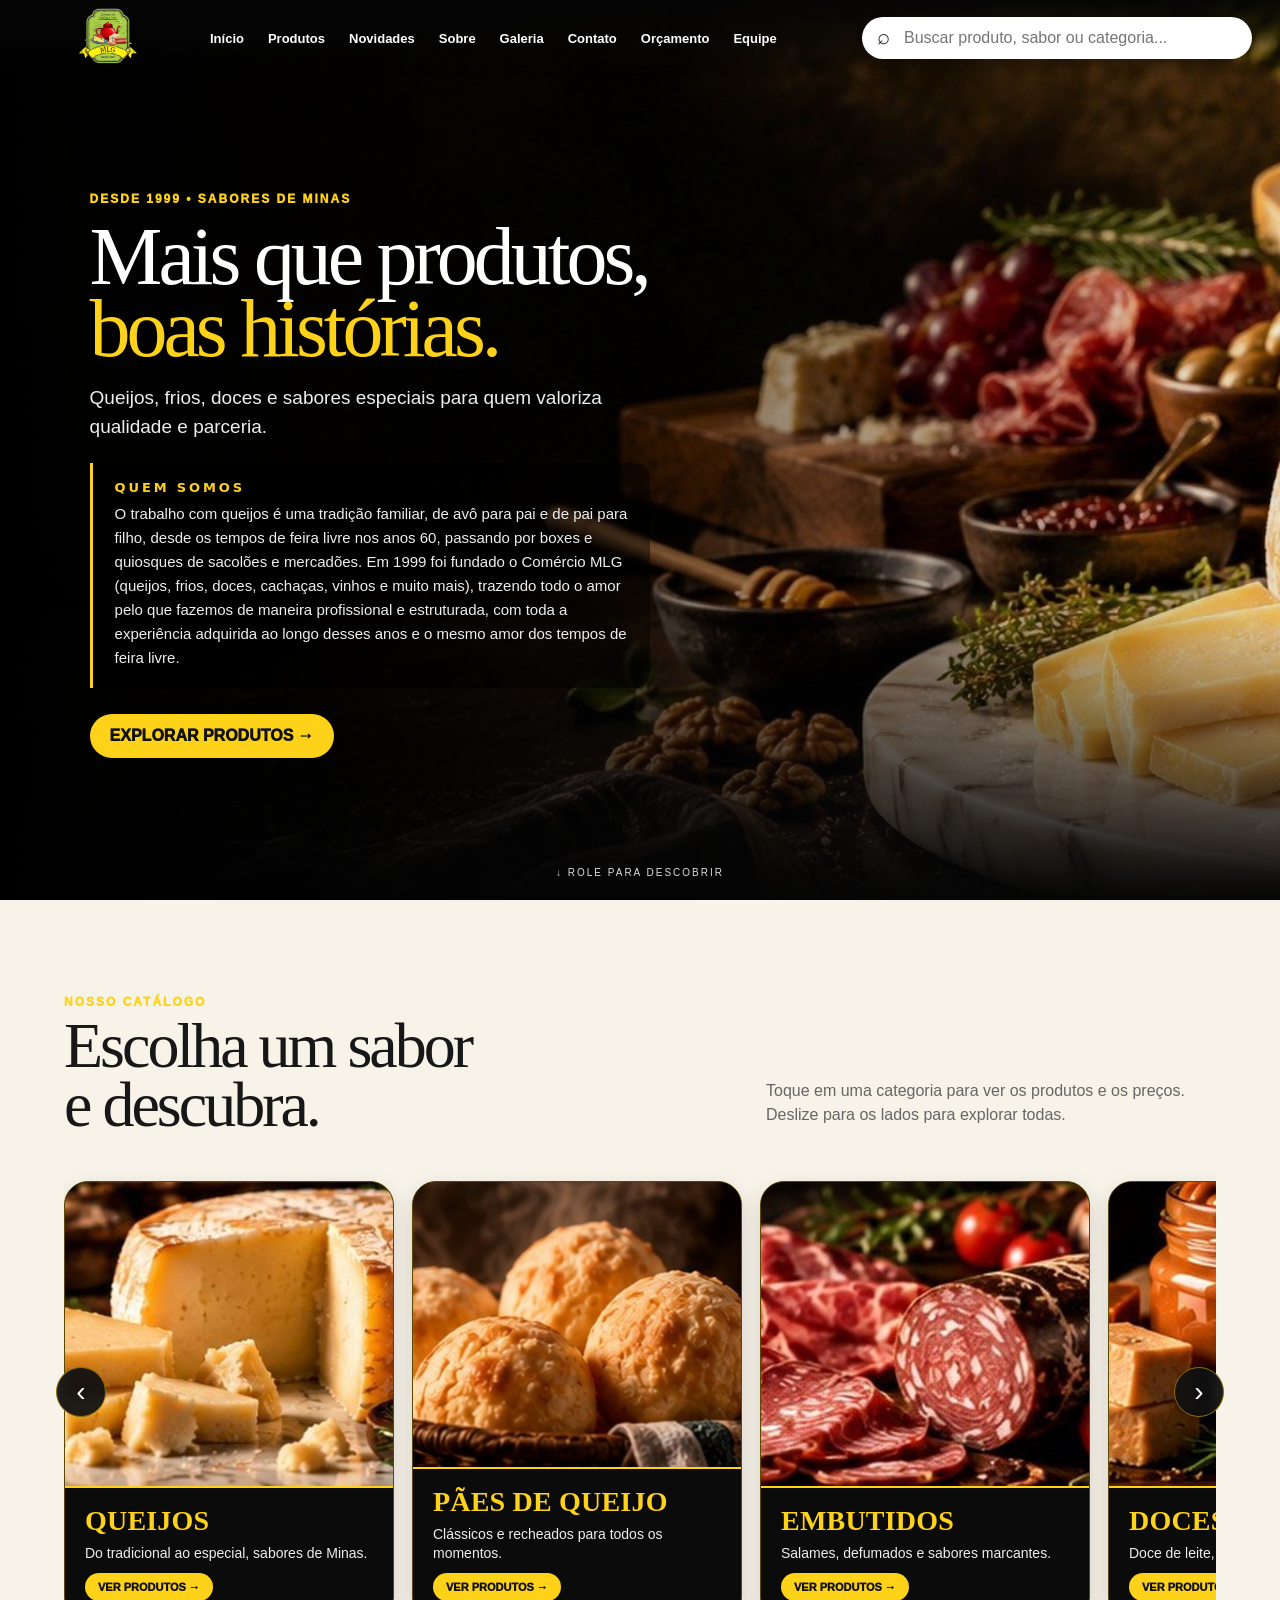
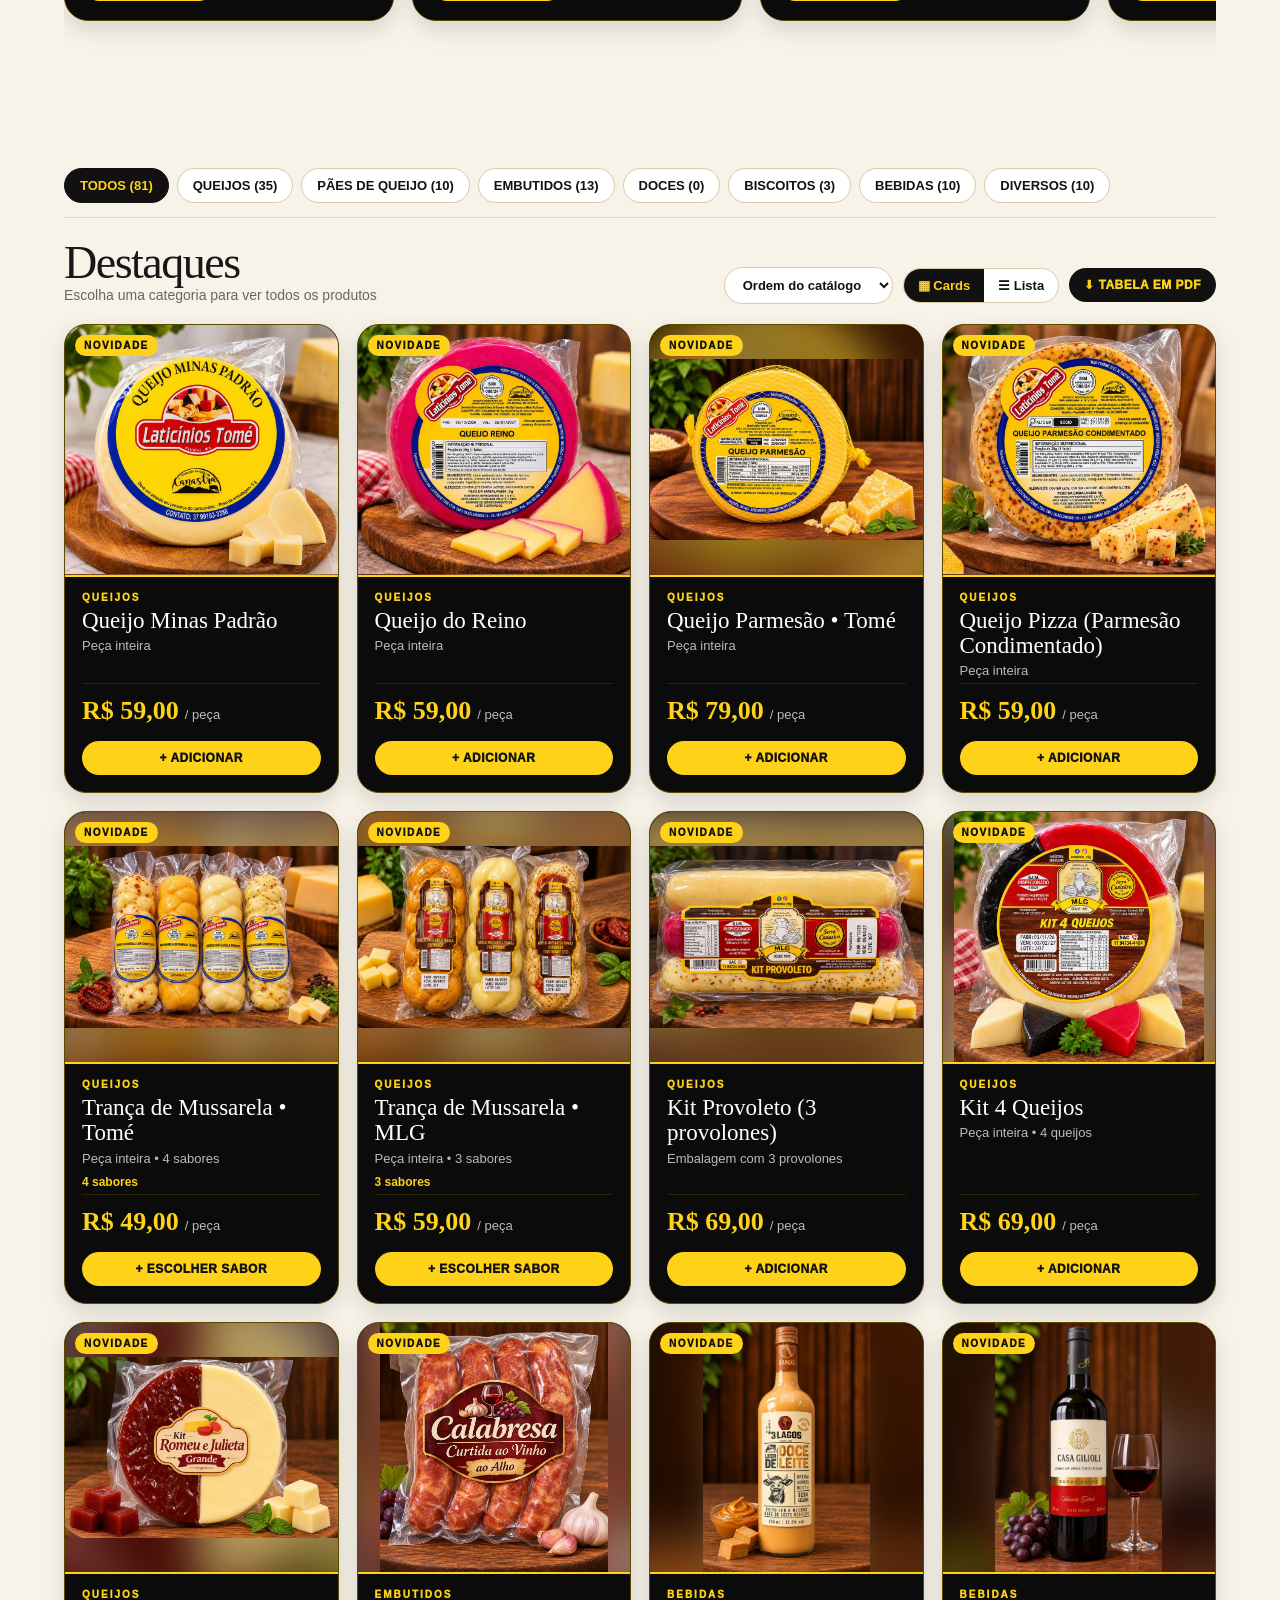
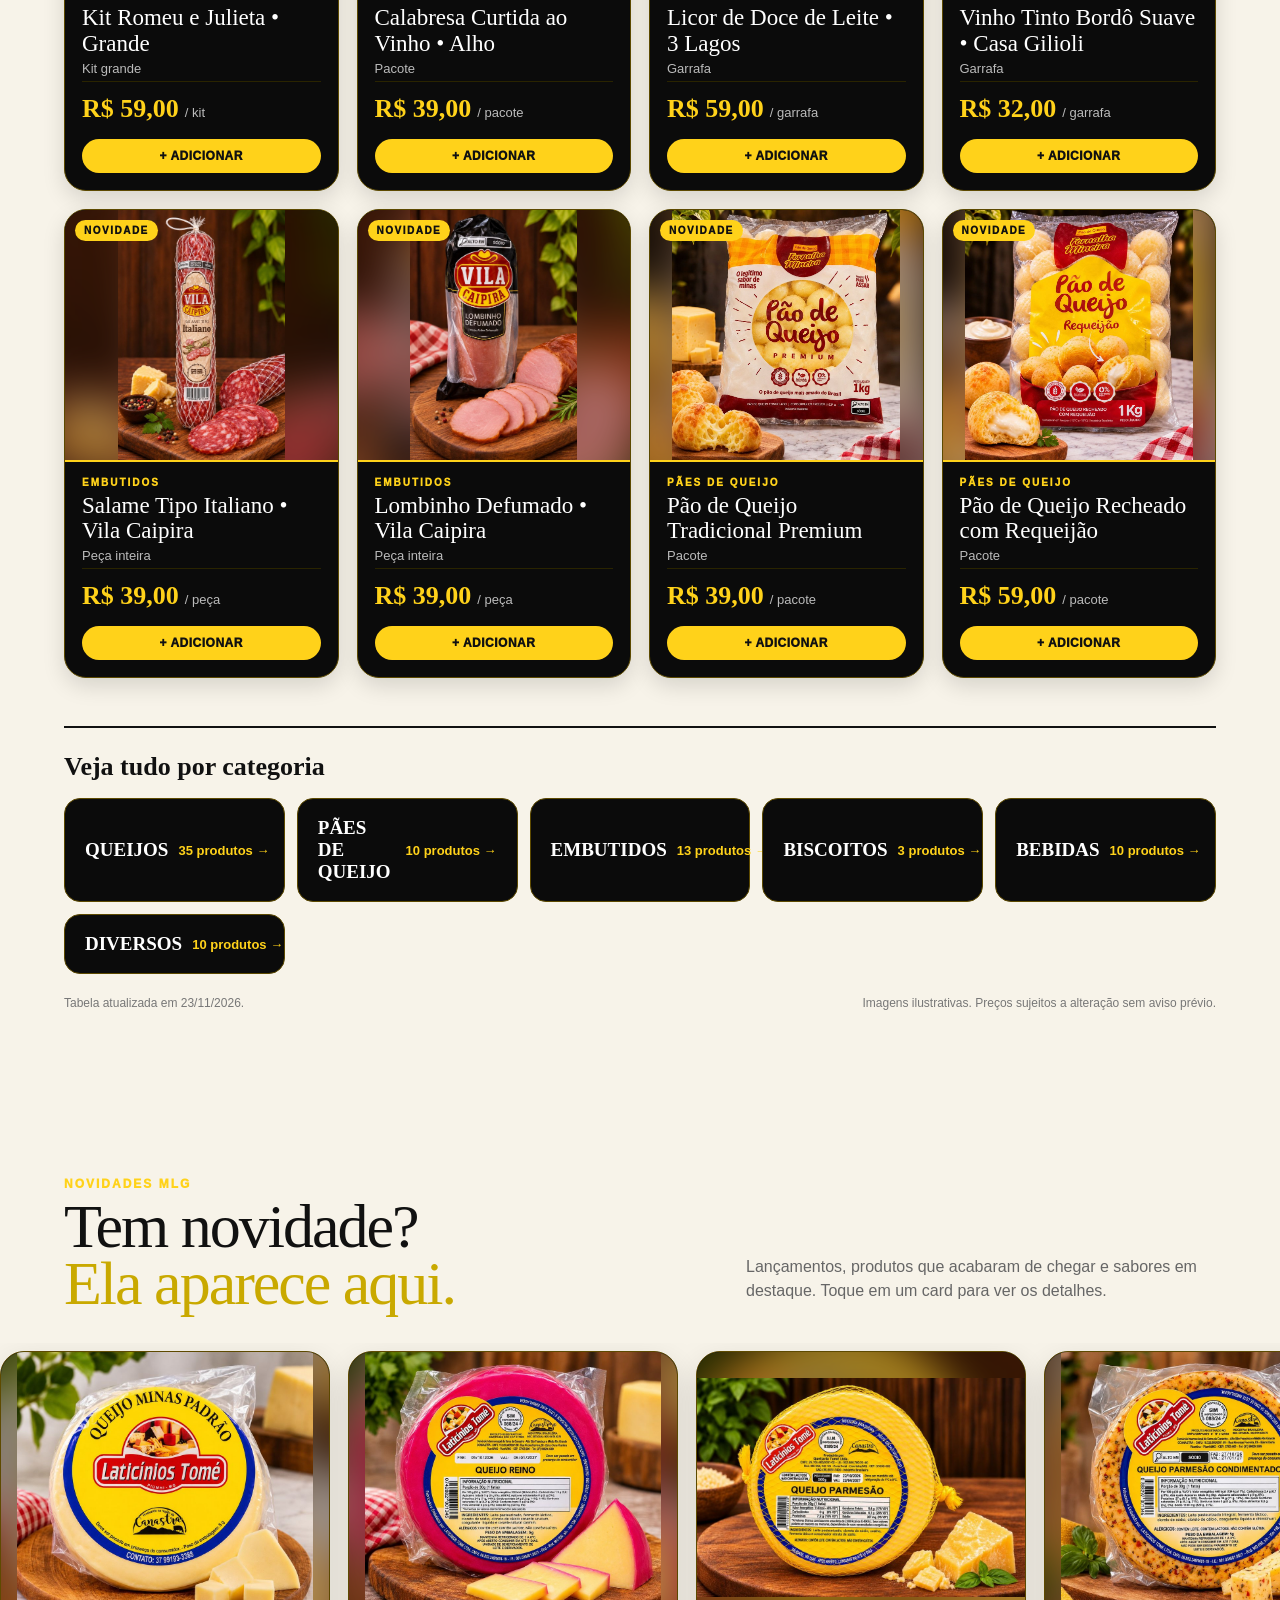
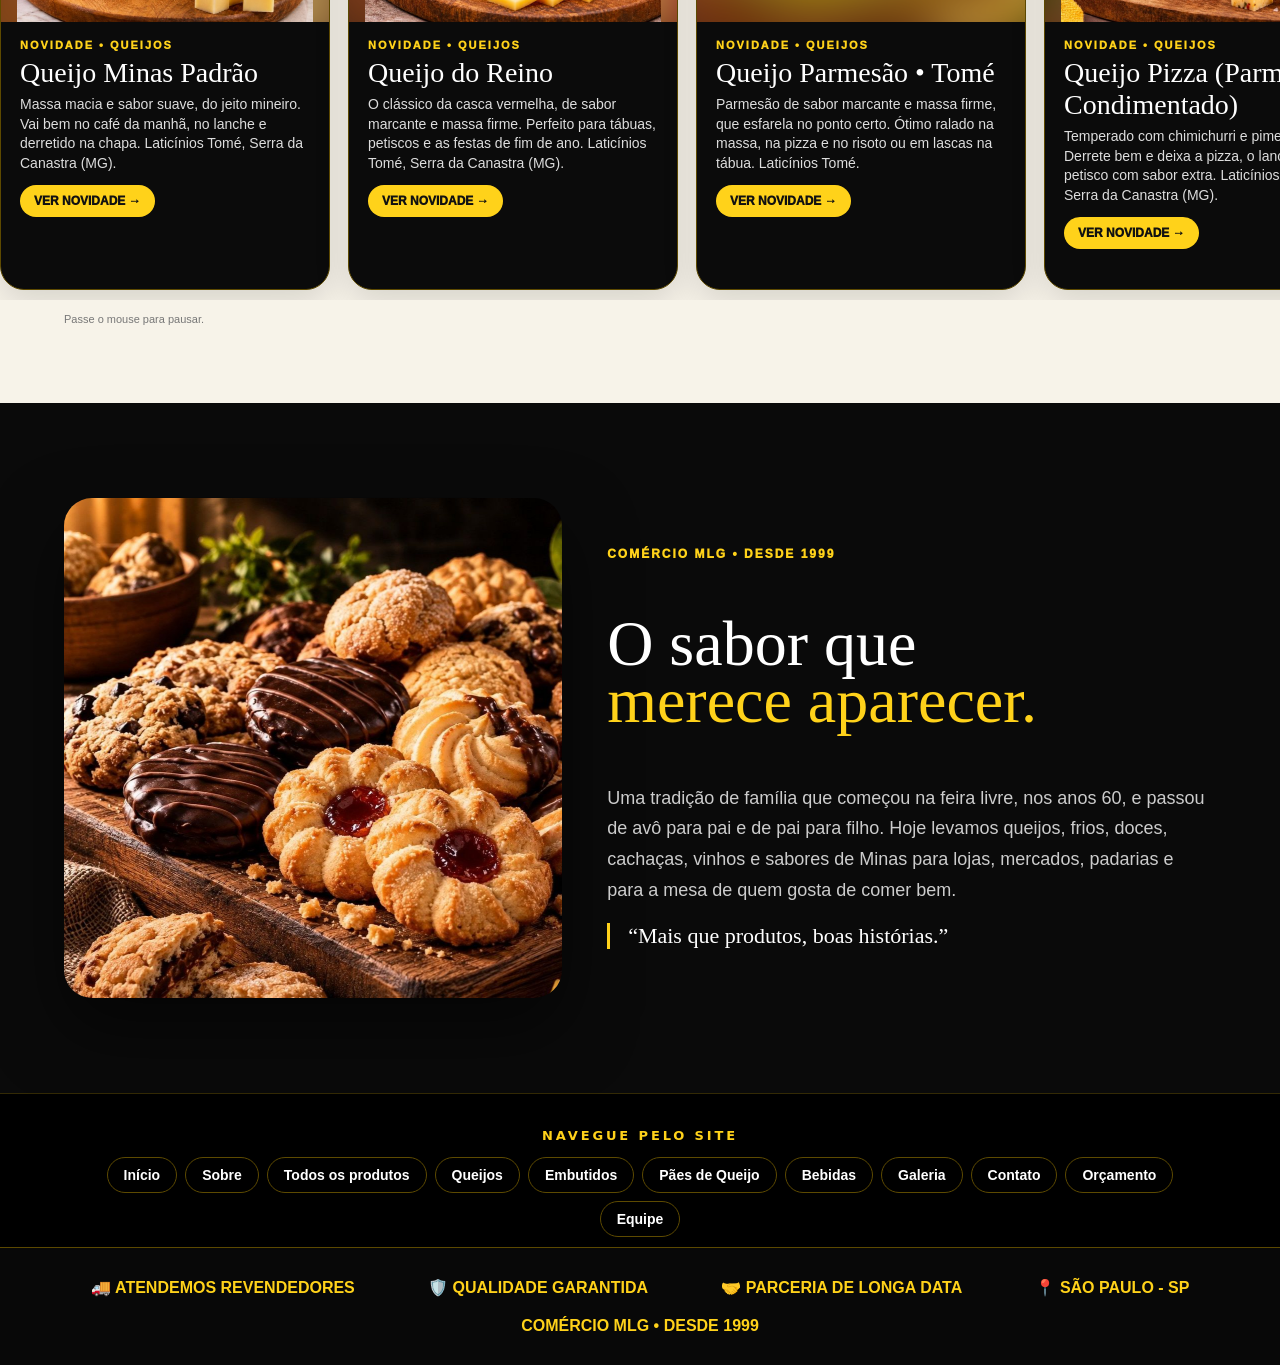
<file: index.html>
<!doctype html><html lang="pt-BR"><head><meta charset="utf-8"><meta name="viewport" content="width=device-width,initial-scale=1">
<title>Comércio MLG | Catálogo</title>
<meta property="og:type" content="website"><meta property="og:title" content="Comércio MLG | Catálogo"><meta property="og:description" content="Queijos, frios, doces e sabores de Minas. Desde 1999."><link rel="icon" href="img/180fc2cba8dd.png">
<meta name="robots" content="noindex,nofollow">
<meta name="theme-color" content="#080808">

<link rel="stylesheet" href="css/catalogo.css">
</head><body>
<header class="top" id="top"><button class="mnu-btn" id="mnuBtn" aria-label="Abrir menu de páginas" aria-expanded="false" aria-controls="mnu">☰</button><a href="#inicio"><img class="logo" id="logo" alt="Comércio MLG"></a><nav class="nav"><a href="#inicio">Início</a><a href="#categorias">Produtos</a><a href="#novidades" id="navNov">Novidades</a><a href="sobre.html">Sobre</a><a href="galeria.html">Galeria</a><a href="contato.html">Contato</a><a href="orcamento.html">Orçamento</a><a href="equipe.html">Equipe</a></nav><div class="search"><i>⌕</i><input id="topSearch" type="search" placeholder="Buscar produto, sabor ou categoria..." aria-label="Buscar produto"></div><button class="wa" id="topAi" hidden aria-hidden="true" tabindex="-1">🤖<span class="wa-t"></span></button></header><nav class="mnu" id="mnu" aria-label="Menu de páginas"><a href="index.html">Início</a><a href="sobre.html">Sobre</a><a href="produtos.html">Todos os produtos</a><a href="queijos.html">Queijos</a><a href="embutidos.html">Embutidos</a><a href="paes-de-queijo.html">Pães de Queijo</a><a href="bebidas.html">Bebidas</a><a href="galeria.html">Galeria</a><a href="contato.html">Contato</a><a href="orcamento.html">Orçamento</a><a href="equipe.html">Equipe</a></nav>

<section class="hero" id="inicio"><div class="hero-bg" id="heroBg"></div><div class="hero-content"><div class="eyebrow">DESDE 1999 • SABORES DE MINAS</div><h1>Mais que produtos,<br><span>boas histórias.</span></h1><p>Queijos, frios, doces e sabores especiais para quem valoriza qualidade e parceria.</p><div class="quem"><h2>Quem somos</h2><p>O trabalho com queijos é uma tradição familiar, de avô para pai e de pai para filho, desde os tempos de feira livre nos anos 60, passando por boxes e quiosques de sacolões e mercadões. Em 1999 foi fundado o Comércio MLG (queijos, frios, doces, cachaças, vinhos e muito mais), trazendo todo o amor pelo que fazemos de maneira profissional e estruturada, com toda a experiência adquirida ao longo desses anos e o mesmo amor dos tempos de feira livre.</p></div><div class="actions"><button class="btn" onclick="document.getElementById('categorias').scrollIntoView({behavior:'smooth'})">EXPLORAR PRODUTOS →</button></div></div><div class="scroll">↓ ROLE PARA DESCOBRIR</div></section>

<section class="section cream" id="categorias"><div class="head"><div><div class="eyebrow">NOSSO CATÁLOGO</div><h2>Escolha um sabor<br>e descubra.</h2></div><p>Toque em uma categoria para ver os produtos e os preços. Deslize para os lados para explorar todas.</p></div>
<div class="rail-wrap"><button class="rail-btn prev" id="prev" aria-label="Anterior">‹</button><div class="rail" id="rail"></div><button class="rail-btn next" id="next" aria-label="Próximo">›</button></div>
</section>

<section class="produtos" id="produtos">
  <div class="p-bar" id="chips"></div>
  <div class="p-title"><div><h3 id="pTitle">Todos os produtos</h3><span id="pCount"></span></div>
    <div class="p-tools">
      <select class="sel" id="sort" aria-label="Ordenar"><option value="">Ordem do catálogo</option><option value="az">Nome (A–Z)</option><option value="menor">Menor preço</option><option value="maior">Maior preço</option></select>
      <div class="seg" role="group" aria-label="Visualização"><button id="vCards" class="on" aria-pressed="true">▦ Cards</button><button id="vList" aria-pressed="false">☰ Lista</button></div>
      <a class="pdf" id="pdfBtn" href="#" target="_blank" rel="noopener" hidden>⬇ TABELA EM PDF</a>
    </div></div>
  <div class="notice" id="notice" hidden></div>
  <div class="promos" id="promos" hidden></div>
  <div class="p-grid" id="pGrid"></div>
  <div class="p-foot"><span id="pDate"></span><span>Imagens ilustrativas. Preços sujeitos a alteração sem aviso prévio.</span></div>
</section>

<section class="motion-section" id="novidades">
  <div class="motion-head">
    <div><div class="eyebrow">NOVIDADES MLG</div><h2>Tem novidade?<br><span style="color:#c9a900">Ela aparece aqui.</span></h2></div>
    <p>Lançamentos, produtos que acabaram de chegar e sabores em destaque. Toque em um card para ver os detalhes.</p>
  </div>
  <div class="auto-viewport"><div class="auto-rail" id="novRail"></div></div>
  <div class="motion-note">Passe o mouse para pausar.</div>
</section>

<section class="section story" id="historia"><div class="storygrid"><div class="storypic" id="storyPic"></div><div class="storytext"><div class="eyebrow">COMÉRCIO MLG • DESDE 1999</div><h2>O sabor que<br><span>merece aparecer.</span></h2><p>Uma tradição de família que começou na feira livre, nos anos 60, e passou de avô para pai e de pai para filho. Hoje levamos queijos, frios, doces, cachaças, vinhos e sabores de Minas para lojas, mercados, padarias e para a mesa de quem gosta de comer bem.</p><div class="quote">“Mais que produtos, boas histórias.”</div></div></div></section>
<section class="section" hidden style="display:none"><div class="ai"><div><h2>🤖 Assistente MLG</h2><p>Pergunte por um produto, sabor ou ocasião. O assistente encontra no catálogo, mostra o preço e leva você direto ao item.</p></div><button id="aiOpen">CONVERSAR AGORA →</button></div></section>



<nav class="paginas" aria-label="Páginas do site"><h2>Navegue pelo site</h2><ul><li><a href="index.html">Início</a></li><li><a href="sobre.html">Sobre</a></li><li><a href="produtos.html">Todos os produtos</a></li><li><a href="queijos.html">Queijos</a></li><li><a href="embutidos.html">Embutidos</a></li><li><a href="paes-de-queijo.html">Pães de Queijo</a></li><li><a href="bebidas.html">Bebidas</a></li><li><a href="galeria.html">Galeria</a></li><li><a href="contato.html">Contato</a></li><li><a href="orcamento.html">Orçamento</a></li><li><a href="equipe.html">Equipe</a></li></ul></nav>
<footer class="footer" id="contato"></footer>

<button class="cart-fab" id="cartFab" hidden>🛒 <span>Ver pedido</span> <b id="cartN">0</b> <span id="cartT"></span></button>
<div class="cscrim" id="cscrim"></div>
<aside class="cart" id="cart" aria-label="Seu pedido">
  <div class="ct-head"><div><h2>Seu pedido</h2><small id="ctSub"></small></div><button class="x" id="ctClose" aria-label="Fechar">✕</button></div>
  <div class="ct-body" id="ctBody">
    <div id="ctItems"></div>
    <div class="ct-empty" id="ctEmpty"><h3>Seu pedido está vazio</h3><p>Toque em “+ ADICIONAR” nos produtos para montar o pedido.</p><button class="btn" id="ctShop">VER PRODUTOS</button></div>
    <div class="seller" id="ctSeller" hidden></div>
    <form class="cform" id="ctForm" hidden autocomplete="on">
      <label for="cNome">SEU NOME *<input id="cNome" name="name" autocomplete="name" required placeholder="Ex.: Maria Souza"></label>
      <label for="cEnd">ENDEREÇO DE ENTREGA *<input id="cEnd" name="street-address" autocomplete="street-address" required placeholder="Rua, número e complemento"></label>
      <div class="two"><label for="cCid">BAIRRO / CIDADE *<input id="cCid" required placeholder="Ex.: Mooca, São Paulo"></label>
      <label for="cTel">TELEFONE<input id="cTel" name="tel" autocomplete="tel" inputmode="tel" placeholder="(11) 90000-0000"></label></div>
      <label for="cObs">OBSERVAÇÃO<textarea id="cObs" rows="2" placeholder="Ex.: entrega pela manhã, pagamento no Pix"></textarea></label>
      <div class="cerr" id="cErr" hidden></div>
    </form>
  </div>
  <div class="ct-foot" id="ctFoot" hidden>
    <div class="ct-total"><span id="ctTotLbl">Total estimado</span><b id="ctTot">R$ 0,00</b></div>
    <small id="ctNote"></small>
    <button class="send" id="ctSend" type="button">💬 ENVIAR PEDIDO PELO WHATSAPP</button>
    <button class="clear" id="ctClear" type="button">Esvaziar pedido</button>
  </div>
</aside>
<button class="ai-fab" id="aiFab" aria-label="Abrir Assistente MLG"><span class="dot">🤖</span><span class="t">Assistente MLG</span></button>

<div class="chat" id="chat" role="dialog" aria-label="Assistente MLG">
  <div class="c-head"><div class="av">🤖</div><div><b>Assistente MLG</b><small id="aiMode">Tire dúvidas sobre o catálogo</small></div><button class="x" id="chatClose" aria-label="Fechar">✕</button></div>
  <div class="c-body" id="cBody"></div>
  <div class="sugs" id="sugs"></div>
  <form class="c-form" id="cForm"><input id="cIn" placeholder="Ex.: tem queijo canastra?" autocomplete="off" aria-label="Sua pergunta"><button>Enviar</button></form>
</div>

<div class="pmodal" id="pmodal" role="dialog" aria-modal="true">
  <div class="bg" data-close></div>
  <button class="pnav l" id="pPrev" aria-label="Produto anterior">‹</button><button class="pnav r" id="pNext" aria-label="Próximo produto">›</button>
  <div class="pcard">
    <button class="x" data-close aria-label="Fechar">✕</button>
    <div class="ph" id="mPh"></div>
    <div class="info">
      <small id="mCat"></small><h3 id="mName"></h3><p id="mDesc"></p>
      <dl><dt>EMBALAGEM</dt><dd id="mPack"></dd><dt>PREÇO</dt><dd id="mPrice"></dd><dt>CÓDIGO</dt><dd id="mCode"></dd></dl>
      <div class="acts" style="flex-direction:column;align-items:stretch"><div class="row" id="mCartRow" style="display:flex;gap:10px;align-items:center"><div class="stp" style="width:130px"><button type="button" id="mMinus">−</button><input id="mQty" type="number" min="1" value="1" inputmode="numeric" aria-label="Quantidade"><button type="button" id="mPlus">+</button></div><button class="btn" id="mAdd" style="flex:1">+ ADICIONAR AO PEDIDO</button></div><div id="mSab" hidden></div>
<div style="display:flex;gap:10px;flex-wrap:wrap"><button class="btn ghost" id="mAsk">PERGUNTAR AO ASSISTENTE</button><button class="btn ghost" id="mLink" style="background:#222;color:#eee">🔗 COPIAR LINK</button></div></div>
    </div>
  </div>
</div>

<div class="copied" id="copied" role="status"></div>
<script src="js/dados-catalogo.js"></script>
<script src="js/catalogo.js"></script>
</body></html>
</file>
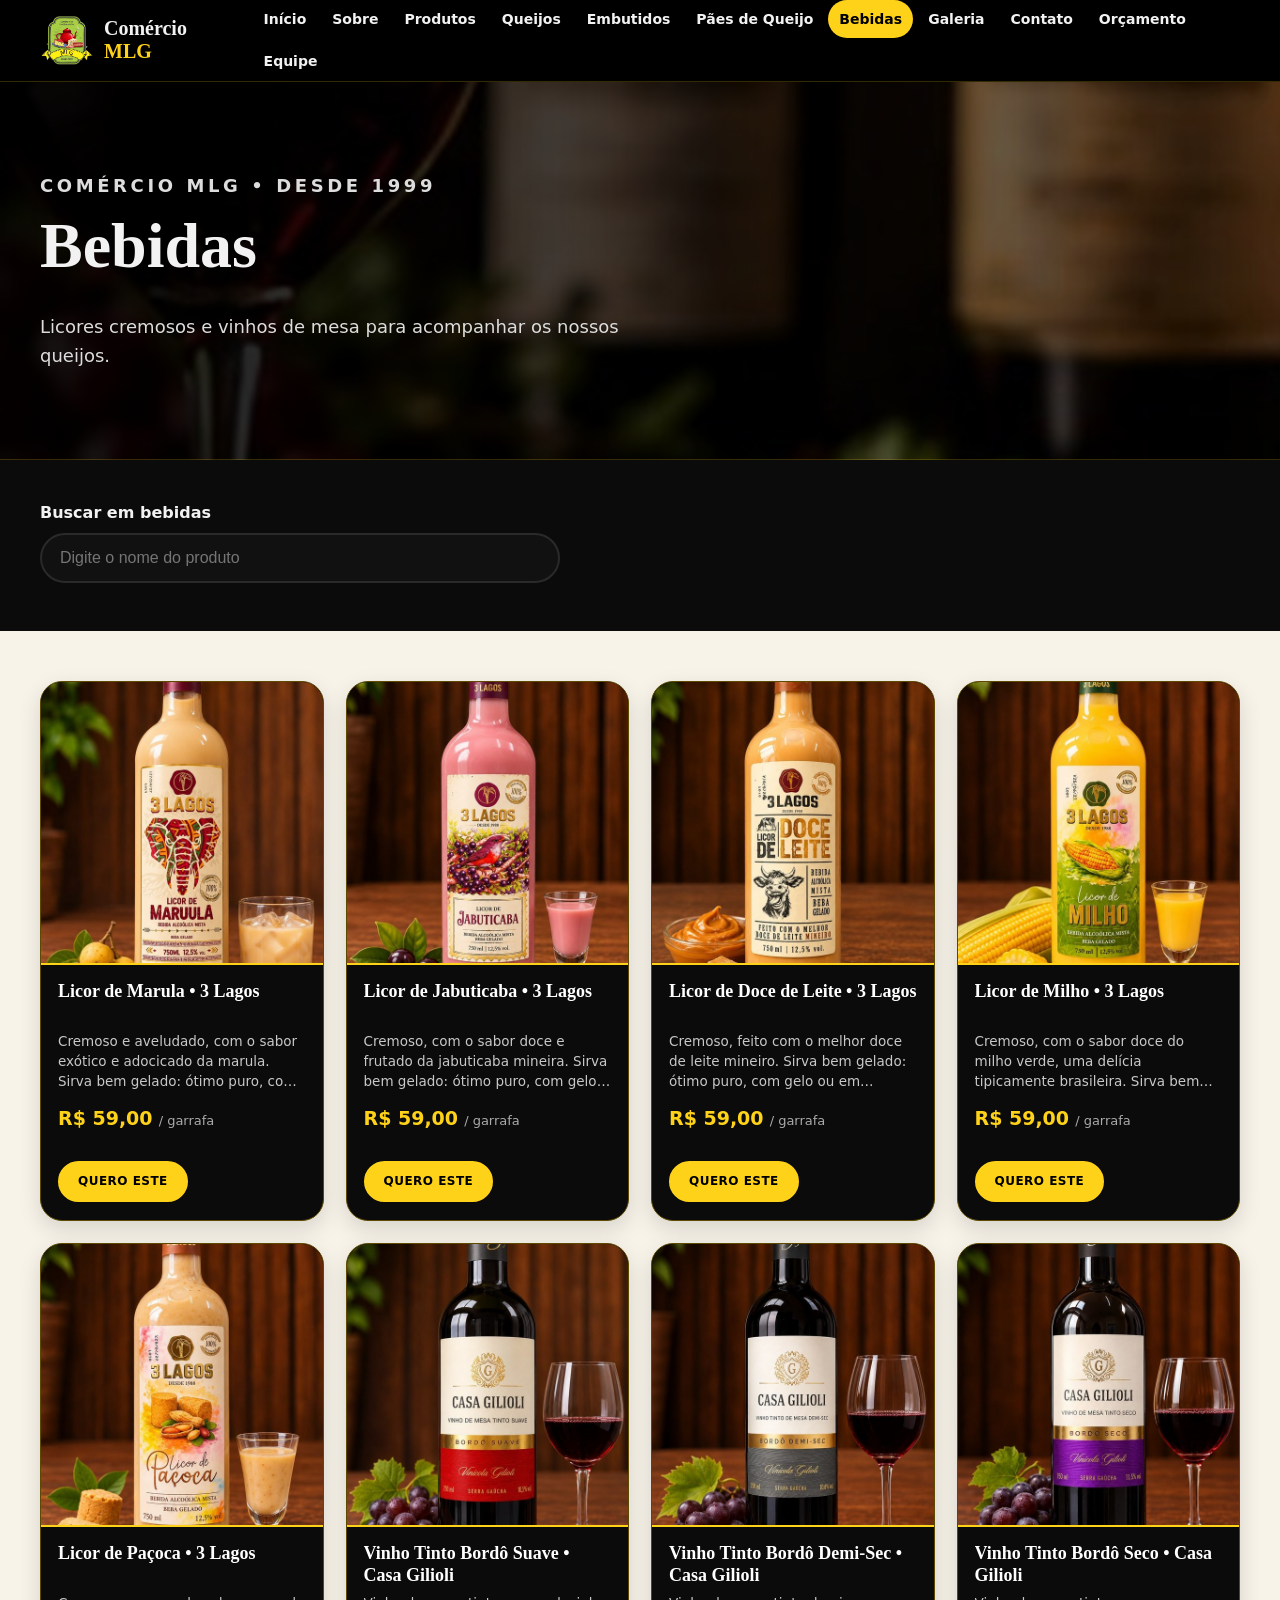
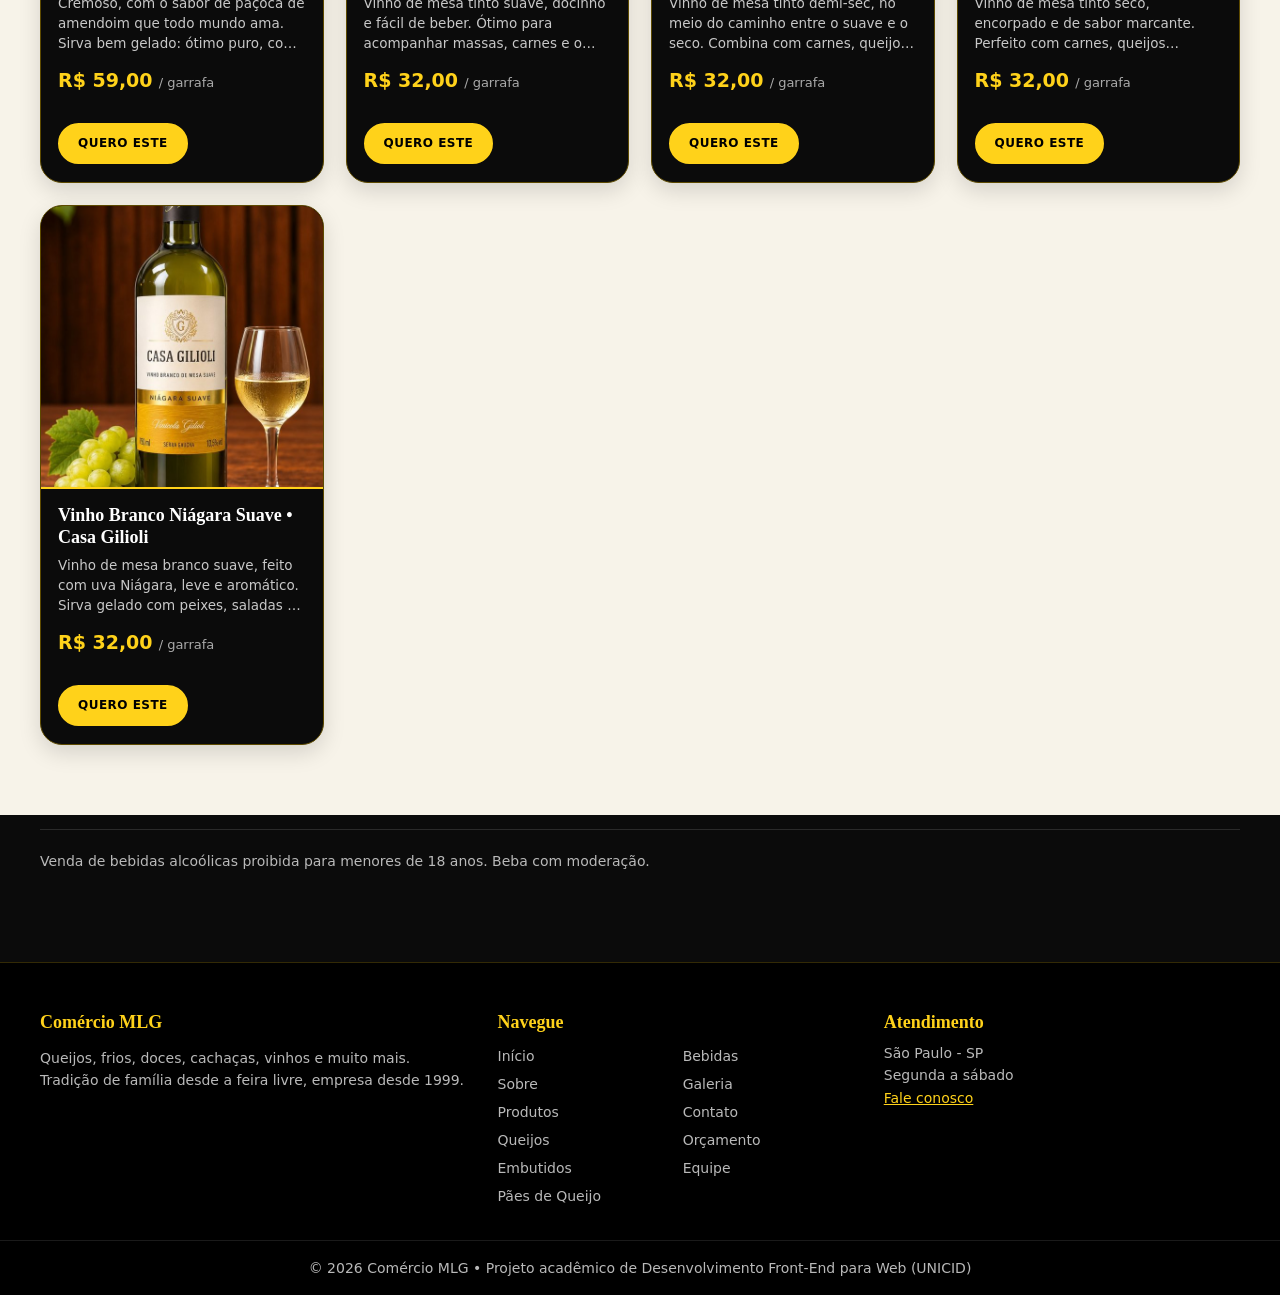
<file: bebidas.html>
<!DOCTYPE html>
<html lang="pt-BR">
<head>
  <meta charset="UTF-8">
  <meta name="viewport" content="width=device-width, initial-scale=1.0">
  <meta name="description" content="Licores cremosos e vinhos de mesa para acompanhar os nossos queijos.">
  <title>Bebidas | Comércio MLG</title>
  <link rel="icon" href="img/site/logo.png">
  <link rel="stylesheet" href="css/style.css">
</head>
<body>
  <a class="pular" href="#conteudo">Pular para o conteúdo</a>
  <header class="topo">
    <div class="topo-in">
      <a class="marca" href="index.html"><img src="img/site/logo.png" alt="Logo Comércio MLG" width="64" height="64"><span>Comércio <b>MLG</b></span></a>
      <button class="menu-btn" aria-label="Abrir menu" aria-expanded="false" aria-controls="menu">☰</button>
      <nav id="menu" aria-label="Menu principal"><ul><li><a href="index.html">Início</a></li><li><a href="sobre.html">Sobre</a></li><li><a href="produtos.html">Produtos</a></li><li><a href="queijos.html">Queijos</a></li><li><a href="embutidos.html">Embutidos</a></li><li><a href="paes-de-queijo.html">Pães de Queijo</a></li><li><a href="bebidas.html" aria-current="page">Bebidas</a></li><li><a href="galeria.html">Galeria</a></li><li><a href="contato.html">Contato</a></li><li><a href="orcamento.html">Orçamento</a></li><li><a href="equipe.html">Equipe</a></li></ul></nav>
    </div>
  </header>
  <main id="conteudo">
    <section class="hero-int" style="background-image:linear-gradient(90deg,#000e,#0007),url('img/site/cat-bebidas.jpg')">
      <div class="wrap"><p class="eyebrow">Comércio MLG • desde 1999</p><h1>Bebidas</h1><p>Licores cremosos e vinhos de mesa para acompanhar os nossos queijos.</p></div>
    </section>
    <section class="wrap busca-box">
      <label for="busca">Buscar em bebidas</label>
      <input type="search" id="busca" placeholder="Digite o nome do produto" autocomplete="off">
      <p id="busca-info" class="busca-info" aria-live="polite"></p>
    </section>
    <section class="produtos" aria-label="Lista de bebidas"><div class="wrap">
      <div class="grade">
      <article class="card" data-busca="licor de marula • 3 lagos licor 3 lagos bebida marula">
        <figure><img src="img/produtos/licor-marula.jpg" alt="Licor de Marula • 3 Lagos" loading="lazy" width="900" height="900"></figure>
        <div class="card-txt">
          <h2 class="card-nome">Licor de Marula • 3 Lagos</h2>
          <p class="card-desc">Cremoso e aveludado, com o sabor exótico e adocicado da marula. Sirva bem gelado: ótimo puro, com gelo ou em sobremesas. Venda proibida para menores de 18 anos.</p>
          <p class="preco"><strong>R$ 59,00</strong> <span>/ garrafa</span></p>
          <a class="btn btn-sm" href="contato.html?produto=Licor de Marula • 3 Lagos">Quero este</a>
        </div>
      </article>
      <article class="card" data-busca="licor de jabuticaba • 3 lagos licor 3 lagos bebida jabuticaba fruta">
        <figure><img src="img/produtos/licor-jabuticaba.jpg" alt="Licor de Jabuticaba • 3 Lagos" loading="lazy" width="900" height="900"></figure>
        <div class="card-txt">
          <h2 class="card-nome">Licor de Jabuticaba • 3 Lagos</h2>
          <p class="card-desc">Cremoso, com o sabor doce e frutado da jabuticaba mineira. Sirva bem gelado: ótimo puro, com gelo ou em sobremesas. Venda proibida para menores de 18 anos.</p>
          <p class="preco"><strong>R$ 59,00</strong> <span>/ garrafa</span></p>
          <a class="btn btn-sm" href="contato.html?produto=Licor de Jabuticaba • 3 Lagos">Quero este</a>
        </div>
      </article>
      <article class="card" data-busca="licor de doce de leite • 3 lagos licor 3 lagos bebida doce de leite">
        <figure><img src="img/produtos/licor-doce-de-leite.jpg" alt="Licor de Doce de Leite • 3 Lagos" loading="lazy" width="900" height="900"></figure>
        <div class="card-txt">
          <h2 class="card-nome">Licor de Doce de Leite • 3 Lagos</h2>
          <p class="card-desc">Cremoso, feito com o melhor doce de leite mineiro. Sirva bem gelado: ótimo puro, com gelo ou em sobremesas. Venda proibida para menores de 18 anos.</p>
          <p class="preco"><strong>R$ 59,00</strong> <span>/ garrafa</span></p>
          <a class="btn btn-sm" href="contato.html?produto=Licor de Doce de Leite • 3 Lagos">Quero este</a>
        </div>
      </article>
      <article class="card" data-busca="licor de milho • 3 lagos licor 3 lagos bebida milho festa junina">
        <figure><img src="img/produtos/licor-milho.jpg" alt="Licor de Milho • 3 Lagos" loading="lazy" width="900" height="900"></figure>
        <div class="card-txt">
          <h2 class="card-nome">Licor de Milho • 3 Lagos</h2>
          <p class="card-desc">Cremoso, com o sabor doce do milho verde, uma delícia tipicamente brasileira. Sirva bem gelado: ótimo puro, com gelo ou em sobremesas. Venda proibida para menores de 18 anos.</p>
          <p class="preco"><strong>R$ 59,00</strong> <span>/ garrafa</span></p>
          <a class="btn btn-sm" href="contato.html?produto=Licor de Milho • 3 Lagos">Quero este</a>
        </div>
      </article>
      <article class="card" data-busca="licor de paçoca • 3 lagos licor 3 lagos bebida pacoca amendoim">
        <figure><img src="img/produtos/licor-pacoca.jpg" alt="Licor de Paçoca • 3 Lagos" loading="lazy" width="900" height="900"></figure>
        <div class="card-txt">
          <h2 class="card-nome">Licor de Paçoca • 3 Lagos</h2>
          <p class="card-desc">Cremoso, com o sabor de paçoca de amendoim que todo mundo ama. Sirva bem gelado: ótimo puro, com gelo ou em sobremesas. Venda proibida para menores de 18 anos.</p>
          <p class="preco"><strong>R$ 59,00</strong> <span>/ garrafa</span></p>
          <a class="btn btn-sm" href="contato.html?produto=Licor de Paçoca • 3 Lagos">Quero este</a>
        </div>
      </article>
      <article class="card" data-busca="vinho tinto bordô suave • casa gilioli vinho casa gilioli serra gaucha bebida tinto bordo suave">
        <figure><img src="img/produtos/vinho-bordo-suave.jpg" alt="Vinho Tinto Bordô Suave • Casa Gilioli" loading="lazy" width="900" height="900"></figure>
        <div class="card-txt">
          <h2 class="card-nome">Vinho Tinto Bordô Suave • Casa Gilioli</h2>
          <p class="card-desc">Vinho de mesa tinto suave, docinho e fácil de beber. Ótimo para acompanhar massas, carnes e o almoço de domingo. Vinícola Gilioli, Serra Gaúcha. Venda proibida para menores de 18 anos.</p>
          <p class="preco"><strong>R$ 32,00</strong> <span>/ garrafa</span></p>
          <a class="btn btn-sm" href="contato.html?produto=Vinho Tinto Bordô Suave • Casa Gilioli">Quero este</a>
        </div>
      </article>
      <article class="card" data-busca="vinho tinto bordô demi-sec • casa gilioli vinho casa gilioli serra gaucha bebida tinto bordo demi sec meio seco">
        <figure><img src="img/produtos/vinho-bordo-demi-sec.jpg" alt="Vinho Tinto Bordô Demi-Sec • Casa Gilioli" loading="lazy" width="900" height="900"></figure>
        <div class="card-txt">
          <h2 class="card-nome">Vinho Tinto Bordô Demi-Sec • Casa Gilioli</h2>
          <p class="card-desc">Vinho de mesa tinto demi-sec, no meio do caminho entre o suave e o seco. Combina com carnes, queijos e massas. Vinícola Gilioli, Serra Gaúcha. Venda proibida para menores de 18 anos.</p>
          <p class="preco"><strong>R$ 32,00</strong> <span>/ garrafa</span></p>
          <a class="btn btn-sm" href="contato.html?produto=Vinho Tinto Bordô Demi-Sec • Casa Gilioli">Quero este</a>
        </div>
      </article>
      <article class="card" data-busca="vinho tinto bordô seco • casa gilioli vinho casa gilioli serra gaucha bebida tinto bordo seco">
        <figure><img src="img/produtos/vinho-bordo-seco.jpg" alt="Vinho Tinto Bordô Seco • Casa Gilioli" loading="lazy" width="900" height="900"></figure>
        <div class="card-txt">
          <h2 class="card-nome">Vinho Tinto Bordô Seco • Casa Gilioli</h2>
          <p class="card-desc">Vinho de mesa tinto seco, encorpado e de sabor marcante. Perfeito com carnes, queijos curados e churrasco. Vinícola Gilioli, Serra Gaúcha. Venda proibida para menores de 18 anos.</p>
          <p class="preco"><strong>R$ 32,00</strong> <span>/ garrafa</span></p>
          <a class="btn btn-sm" href="contato.html?produto=Vinho Tinto Bordô Seco • Casa Gilioli">Quero este</a>
        </div>
      </article>
      <article class="card" data-busca="vinho branco niágara suave • casa gilioli vinho casa gilioli serra gaucha bebida branco niagara suave">
        <figure><img src="img/produtos/vinho-niagara-suave.jpg" alt="Vinho Branco Niágara Suave • Casa Gilioli" loading="lazy" width="900" height="900"></figure>
        <div class="card-txt">
          <h2 class="card-nome">Vinho Branco Niágara Suave • Casa Gilioli</h2>
          <p class="card-desc">Vinho de mesa branco suave, feito com uva Niágara, leve e aromático. Sirva gelado com peixes, saladas e petiscos. Vinícola Gilioli, Serra Gaúcha. Venda proibida para menores de 18 anos.</p>
          <p class="preco"><strong>R$ 32,00</strong> <span>/ garrafa</span></p>
          <a class="btn btn-sm" href="contato.html?produto=Vinho Branco Niágara Suave • Casa Gilioli">Quero este</a>
        </div>
      </article>
      </div>
    </div></section>
    <p class="wrap aviso">Venda de bebidas alcoólicas proibida para menores de 18 anos. Beba com moderação.</p>
  </main>
  <footer class="rodape">
    <div class="rodape-in">
      <section>
        <h2>Comércio MLG</h2>
        <p>Queijos, frios, doces, cachaças, vinhos e muito mais. Tradição de família desde a feira livre, empresa desde 1999.</p>
      </section>
      <nav aria-label="Links do rodapé">
        <h2>Navegue</h2>
        <ul><li><a href="index.html">Início</a></li><li><a href="sobre.html">Sobre</a></li><li><a href="produtos.html">Produtos</a></li><li><a href="queijos.html">Queijos</a></li><li><a href="embutidos.html">Embutidos</a></li><li><a href="paes-de-queijo.html">Pães de Queijo</a></li><li><a href="bebidas.html" aria-current="page">Bebidas</a></li><li><a href="galeria.html">Galeria</a></li><li><a href="contato.html">Contato</a></li><li><a href="orcamento.html">Orçamento</a></li><li><a href="equipe.html">Equipe</a></li></ul>
      </nav>
      <section>
        <h2>Atendimento</h2>
        <address>São Paulo - SP<br>Segunda a sábado<br><a href="contato.html">Fale conosco</a></address>
      </section>
    </div>
    <p class="copy">© 2026 Comércio MLG • Projeto acadêmico de Desenvolvimento Front-End para Web (UNICID)</p>
  </footer>
  <script src="js/script.js"></script>
</body>
</html>
</file>
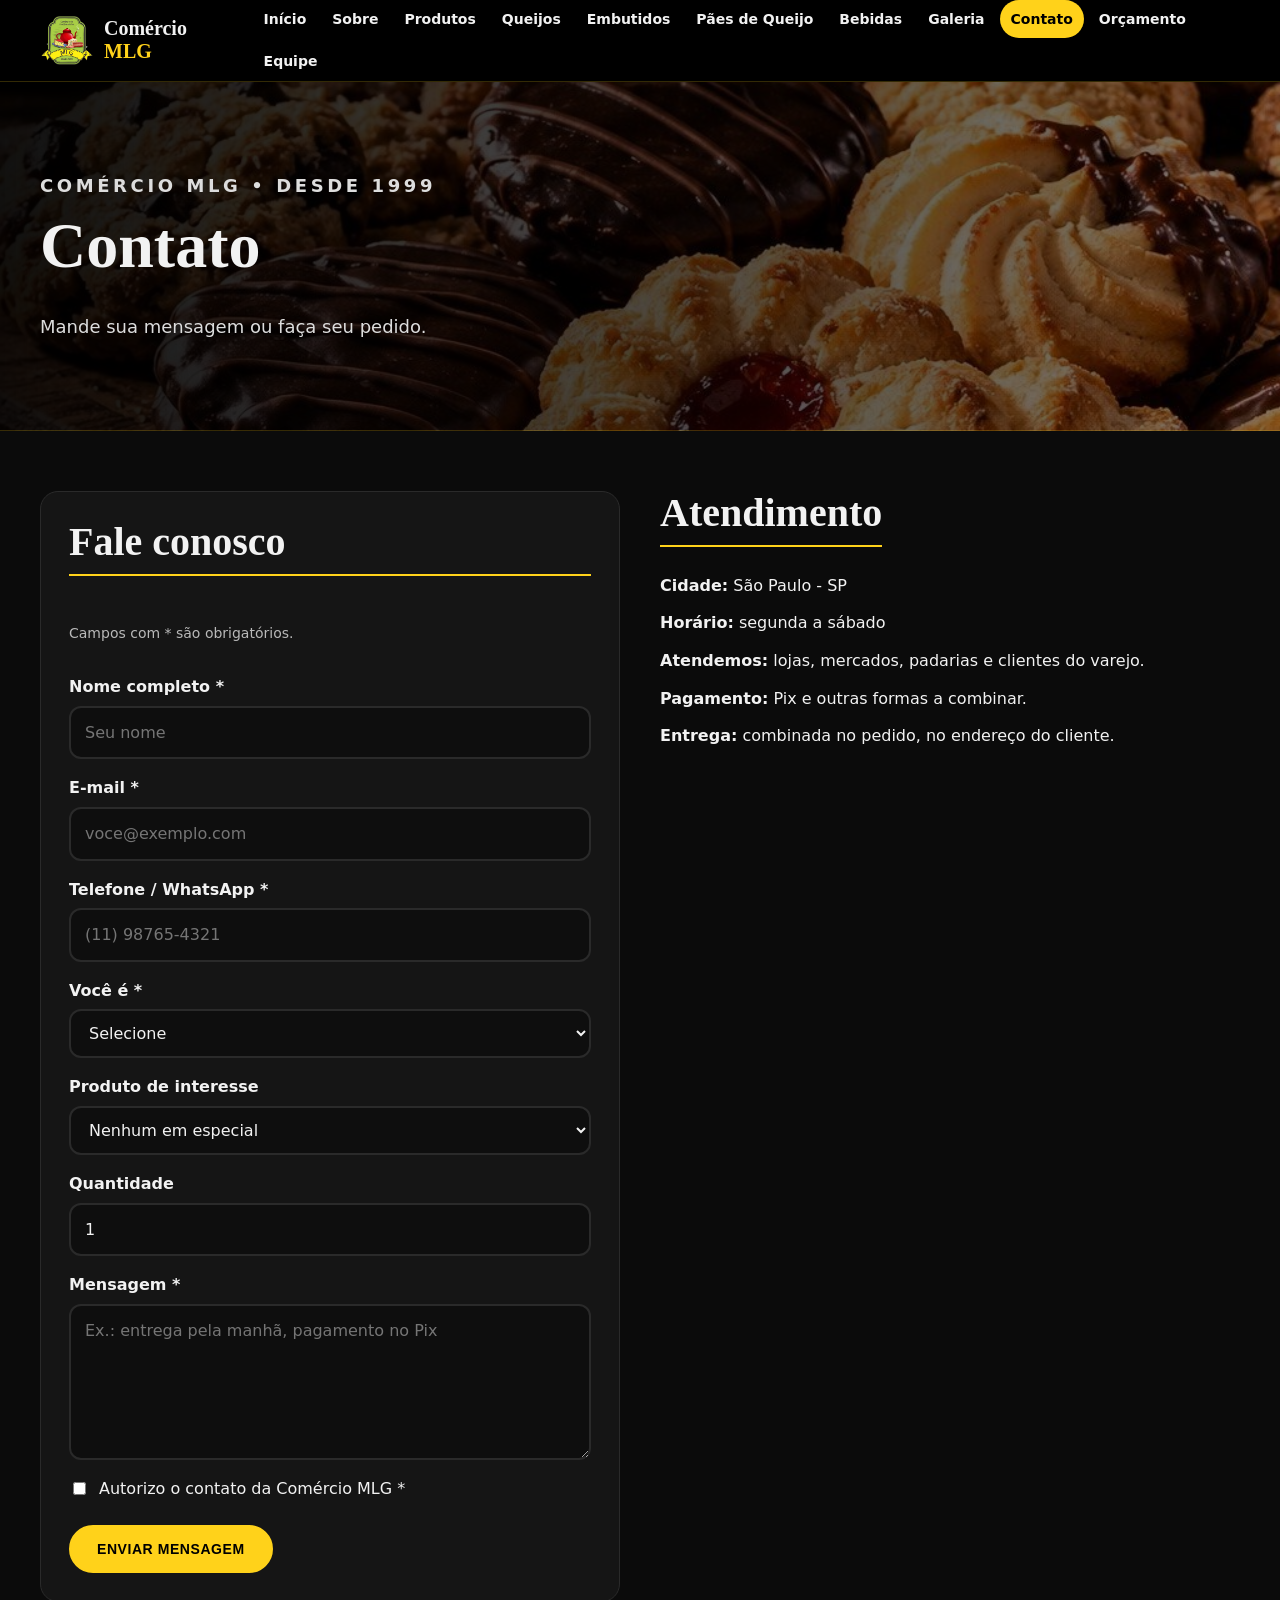
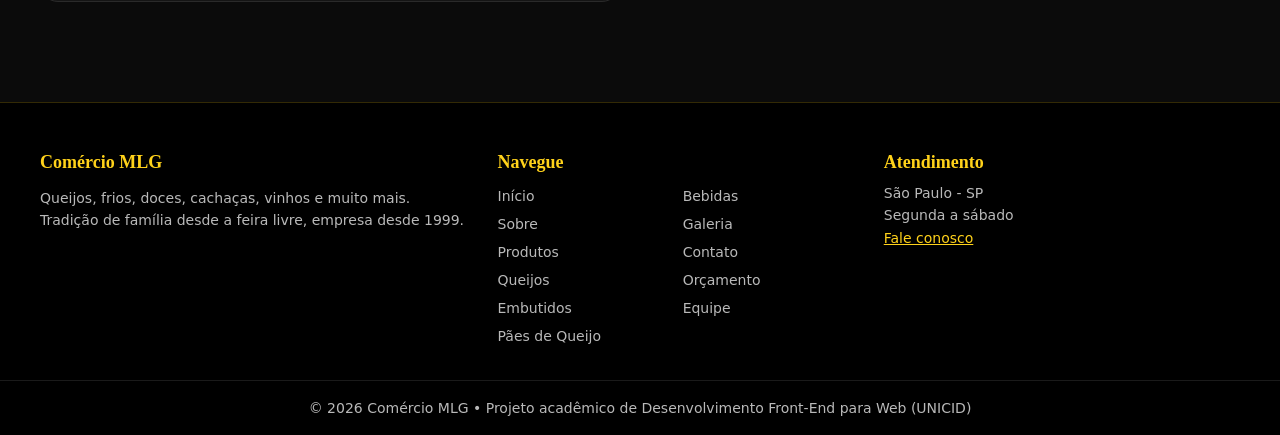
<file: contato.html>
<!DOCTYPE html>
<html lang="pt-BR">
<head>
  <meta charset="UTF-8">
  <meta name="viewport" content="width=device-width, initial-scale=1.0">
  <meta name="description" content="Fale com a Comércio MLG.">
  <title>Contato | Comércio MLG</title>
  <link rel="icon" href="img/site/logo.png">
  <link rel="stylesheet" href="css/style.css">
</head>
<body>
  <a class="pular" href="#conteudo">Pular para o conteúdo</a>
  <header class="topo">
    <div class="topo-in">
      <a class="marca" href="index.html"><img src="img/site/logo.png" alt="Logo Comércio MLG" width="64" height="64"><span>Comércio <b>MLG</b></span></a>
      <button class="menu-btn" aria-label="Abrir menu" aria-expanded="false" aria-controls="menu">☰</button>
      <nav id="menu" aria-label="Menu principal"><ul><li><a href="index.html">Início</a></li><li><a href="sobre.html">Sobre</a></li><li><a href="produtos.html">Produtos</a></li><li><a href="queijos.html">Queijos</a></li><li><a href="embutidos.html">Embutidos</a></li><li><a href="paes-de-queijo.html">Pães de Queijo</a></li><li><a href="bebidas.html">Bebidas</a></li><li><a href="galeria.html">Galeria</a></li><li><a href="contato.html" aria-current="page">Contato</a></li><li><a href="orcamento.html">Orçamento</a></li><li><a href="equipe.html">Equipe</a></li></ul></nav>
    </div>
  </header>
  <main id="conteudo">
    <section class="hero-int" style="background-image:linear-gradient(90deg,#000e,#0007),url('img/site/historia.jpg')">
      <div class="wrap"><p class="eyebrow">Comércio MLG • desde 1999</p><h1>Contato</h1><p>Mande sua mensagem ou faça seu pedido.</p></div>
    </section>
    <section class="secao wrap duas">
      <form class="form" id="form-contato" action="#" method="post">
        <h2 class="titulo">Fale conosco</h2>
        <p class="obs">Campos com * são obrigatórios.</p>
        <label for="nome">Nome completo *</label>
        <input id="nome" name="nome" type="text" required minlength="3" maxlength="80" autocomplete="name" placeholder="Seu nome">

        <label for="email">E-mail *</label>
        <input id="email" name="email" type="email" required autocomplete="email" placeholder="voce@exemplo.com">

        <label for="telefone">Telefone / WhatsApp *</label>
        <input id="telefone" name="telefone" type="tel" required pattern="\(?[0-9]{2}\)?\s?9?[0-9]{4}-?[0-9]{4}" title="DDD + número, ex.: (11) 98765-4321" autocomplete="tel" placeholder="(11) 98765-4321">

        <label for="tipo">Você é *</label>
        <select id="tipo" name="tipo" required>
          <option value="">Selecione</option>
          <option>Cliente (varejo)</option>
          <option>Loja, mercado ou padaria</option>
          <option>Outro</option>
        </select>

        <label for="produto">Produto de interesse</label>
        <select id="produto" name="produto"><option value="">Nenhum em especial</option><option value="Queijo Minas Padrão">Queijo Minas Padrão</option><option value="Queijo Minas Padrão • Dourado">Queijo Minas Padrão • Dourado</option><option value="Queijo Minas Padrão Flor da Serra (aprox. 1 kg)">Queijo Minas Padrão Flor da Serra (aprox. 1 kg)</option><option value="Queijo Minas Padrão Flor da Serra (aprox. 700 a 800 g)">Queijo Minas Padrão Flor da Serra (aprox. 700 a 800 g)</option><option value="Meia Lua Flor da Serra (aprox. 400 a 500 g)">Meia Lua Flor da Serra (aprox. 400 a 500 g)</option><option value="Queijo Minas Padrão • Beirão">Queijo Minas Padrão • Beirão</option><option value="Meia Lua Cremoso Suíço">Meia Lua Cremoso Suíço</option><option value="Queijo Minas Padrão Zero Lactose">Queijo Minas Padrão Zero Lactose</option><option value="Queijo Frescal Light Artesanal">Queijo Frescal Light Artesanal</option><option value="Queijo Frescal Canastra">Queijo Frescal Canastra</option><option value="Queijo Meia Cura Caipira (inteiro)">Queijo Meia Cura Caipira (inteiro)</option><option value="Queijo Meia Cura Caipira (metade)">Queijo Meia Cura Caipira (metade)</option><option value="Queijo do Reino">Queijo do Reino</option><option value="Queijo Parmesão • Tomé">Queijo Parmesão • Tomé</option><option value="Queijo Pizza (Parmesão Condimentado)">Queijo Pizza (Parmesão Condimentado)</option><option value="Queijo Parmesão Capa Preta">Queijo Parmesão Capa Preta</option><option value="Trança de Mussarela • Tomé">Trança de Mussarela • Tomé</option><option value="Trança de Mussarela • MLG">Trança de Mussarela • MLG</option><option value="Mussarela Palito • Tomé (550 a 600 g)">Mussarela Palito • Tomé (550 a 600 g)</option><option value="Mussarela Palito • MLG (550 a 600 g)">Mussarela Palito • MLG (550 a 600 g)</option><option value="Mussarela Palito • MLG (300 g)">Mussarela Palito • MLG (300 g)</option><option value="Queijo Mussarela • Crioulo">Queijo Mussarela • Crioulo</option><option value="Queijo Mussarela de Búfala • Vila Caipira">Queijo Mussarela de Búfala • Vila Caipira</option><option value="Requeijão • MLG">Requeijão • MLG</option><option value="Requeijão • Tomé">Requeijão • Tomé</option><option value="Queijo Trufado (Recheado com Requeijão)">Queijo Trufado (Recheado com Requeijão)</option><option value="Queijo de Coalho • Dourado">Queijo de Coalho • Dourado</option><option value="Queijo de Coalho em Espeto • Dourado">Queijo de Coalho em Espeto • Dourado</option><option value="Provolone Fresco Defumado • Tomé">Provolone Fresco Defumado • Tomé</option><option value="Provolone Recheado com Lombo Defumado • Tomé">Provolone Recheado com Lombo Defumado • Tomé</option><option value="Kit Provoleto (3 provolones)">Kit Provoleto (3 provolones)</option><option value="Kit 4 Queijos">Kit 4 Queijos</option><option value="Kit Romeu e Julieta • Grande">Kit Romeu e Julieta • Grande</option><option value="Kit Romeu e Julieta • Pequeno">Kit Romeu e Julieta • Pequeno</option><option value="Calabresa Curtida ao Vinho • Alho">Calabresa Curtida ao Vinho • Alho</option><option value="Calabresa Curtida ao Vinho • Apimentada">Calabresa Curtida ao Vinho • Apimentada</option><option value="Licor de Marula • 3 Lagos">Licor de Marula • 3 Lagos</option><option value="Licor de Jabuticaba • 3 Lagos">Licor de Jabuticaba • 3 Lagos</option><option value="Licor de Doce de Leite • 3 Lagos">Licor de Doce de Leite • 3 Lagos</option><option value="Licor de Milho • 3 Lagos">Licor de Milho • 3 Lagos</option><option value="Licor de Paçoca • 3 Lagos">Licor de Paçoca • 3 Lagos</option><option value="Vinho Tinto Bordô Suave • Casa Gilioli">Vinho Tinto Bordô Suave • Casa Gilioli</option><option value="Vinho Tinto Bordô Demi-Sec • Casa Gilioli">Vinho Tinto Bordô Demi-Sec • Casa Gilioli</option><option value="Vinho Tinto Bordô Seco • Casa Gilioli">Vinho Tinto Bordô Seco • Casa Gilioli</option><option value="Vinho Branco Niágara Suave • Casa Gilioli">Vinho Branco Niágara Suave • Casa Gilioli</option><option value="Salaminho Nobre Defumado • Vila Caipira">Salaminho Nobre Defumado • Vila Caipira</option><option value="Salaminho Nobre Defumado com Pimenta Biquinho • Vila Caipira">Salaminho Nobre Defumado com Pimenta Biquinho • Vila Caipira</option><option value="Lombo Nobre Defumado com Pimenta Biquinho • Vila Caipira">Lombo Nobre Defumado com Pimenta Biquinho • Vila Caipira</option><option value="Salame de Frango Defumado com Provolone • Vila Caipira">Salame de Frango Defumado com Provolone • Vila Caipira</option><option value="Salame Tipo Italiano • Vila Caipira">Salame Tipo Italiano • Vila Caipira</option><option value="Lombinho Defumado • Vila Caipira">Lombinho Defumado • Vila Caipira</option><option value="Lombinho Defumado com Limão • Vila Caipira">Lombinho Defumado com Limão • Vila Caipira</option><option value="Lombinho Defumado com Pimenta Malagueta • Vila Caipira">Lombinho Defumado com Pimenta Malagueta • Vila Caipira</option><option value="Peito de Frango Defumado Fatiado • Vila Caipira">Peito de Frango Defumado Fatiado • Vila Caipira</option><option value="Lombo Defumado Fatiado • Vila Caipira">Lombo Defumado Fatiado • Vila Caipira</option><option value="Salame Italiano Fatiado • Vila Caipira">Salame Italiano Fatiado • Vila Caipira</option><option value="Pão de Queijo Tradicional Premium">Pão de Queijo Tradicional Premium</option><option value="Pão de Queijo Muito + Queijo">Pão de Queijo Muito + Queijo</option><option value="Palito de Parmesão">Palito de Parmesão</option><option value="Chipa">Chipa</option><option value="Pão de Queijo Recheado com Requeijão">Pão de Queijo Recheado com Requeijão</option><option value="Pão de Queijo Recheado com Frango e Requeijão">Pão de Queijo Recheado com Frango e Requeijão</option><option value="Pão de Queijo Recheado com Calabresa e Requeijão">Pão de Queijo Recheado com Calabresa e Requeijão</option><option value="Pão de Queijo Goiabinha">Pão de Queijo Goiabinha</option><option value="Pão de Queijo Recheado com Doce de Leite">Pão de Queijo Recheado com Doce de Leite</option><option value="Pão de Queijo Recheado com Creme de Avelã">Pão de Queijo Recheado com Creme de Avelã</option></select>

        <label for="quantidade">Quantidade</label>
        <input id="quantidade" name="quantidade" type="number" min="1" max="500" value="1">

        <label for="mensagem">Mensagem *</label>
        <textarea id="mensagem" name="mensagem" required minlength="10" maxlength="600" rows="5" placeholder="Ex.: entrega pela manhã, pagamento no Pix"></textarea>

        <label class="check"><input type="checkbox" name="aceite" required> Autorizo o contato da Comércio MLG *</label>
        <button class="btn" type="submit">Enviar mensagem</button>
        <p id="form-ok" class="form-ok" role="status" hidden>Mensagem enviada! Em breve entraremos em contato.</p>
      </form>
      <aside class="info-contato">
        <h2 class="titulo">Atendimento</h2>
        <p><strong>Cidade:</strong> São Paulo - SP</p>
        <p><strong>Horário:</strong> segunda a sábado</p>
        <p><strong>Atendemos:</strong> lojas, mercados, padarias e clientes do varejo.</p>
        <p><strong>Pagamento:</strong> Pix e outras formas a combinar.</p>
        <p><strong>Entrega:</strong> combinada no pedido, no endereço do cliente.</p>
      </aside>
    </section>
  </main>
  <footer class="rodape">
    <div class="rodape-in">
      <section>
        <h2>Comércio MLG</h2>
        <p>Queijos, frios, doces, cachaças, vinhos e muito mais. Tradição de família desde a feira livre, empresa desde 1999.</p>
      </section>
      <nav aria-label="Links do rodapé">
        <h2>Navegue</h2>
        <ul><li><a href="index.html">Início</a></li><li><a href="sobre.html">Sobre</a></li><li><a href="produtos.html">Produtos</a></li><li><a href="queijos.html">Queijos</a></li><li><a href="embutidos.html">Embutidos</a></li><li><a href="paes-de-queijo.html">Pães de Queijo</a></li><li><a href="bebidas.html">Bebidas</a></li><li><a href="galeria.html">Galeria</a></li><li><a href="contato.html" aria-current="page">Contato</a></li><li><a href="orcamento.html">Orçamento</a></li><li><a href="equipe.html">Equipe</a></li></ul>
      </nav>
      <section>
        <h2>Atendimento</h2>
        <address>São Paulo - SP<br>Segunda a sábado<br><a href="contato.html">Fale conosco</a></address>
      </section>
    </div>
    <p class="copy">© 2026 Comércio MLG • Projeto acadêmico de Desenvolvimento Front-End para Web (UNICID)</p>
  </footer>
  <script src="js/script.js"></script>
</body>
</html>
</file>
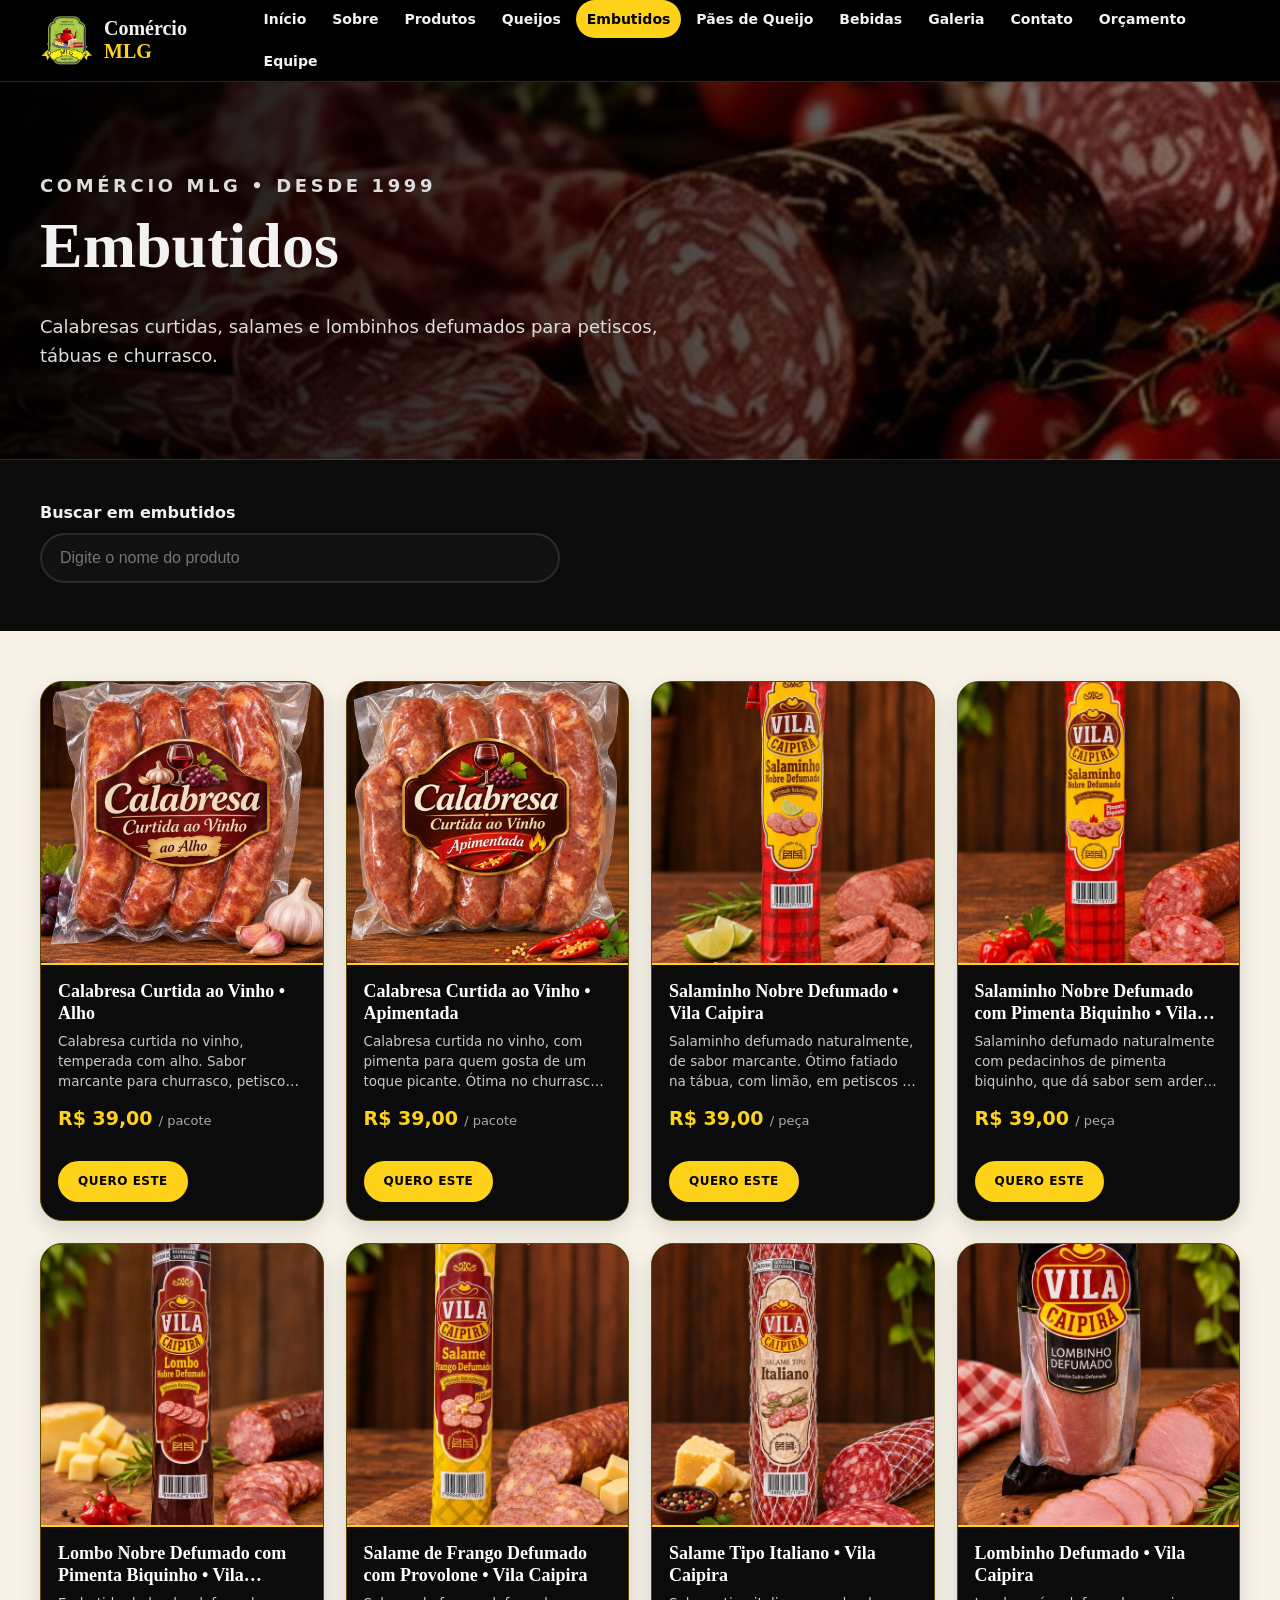
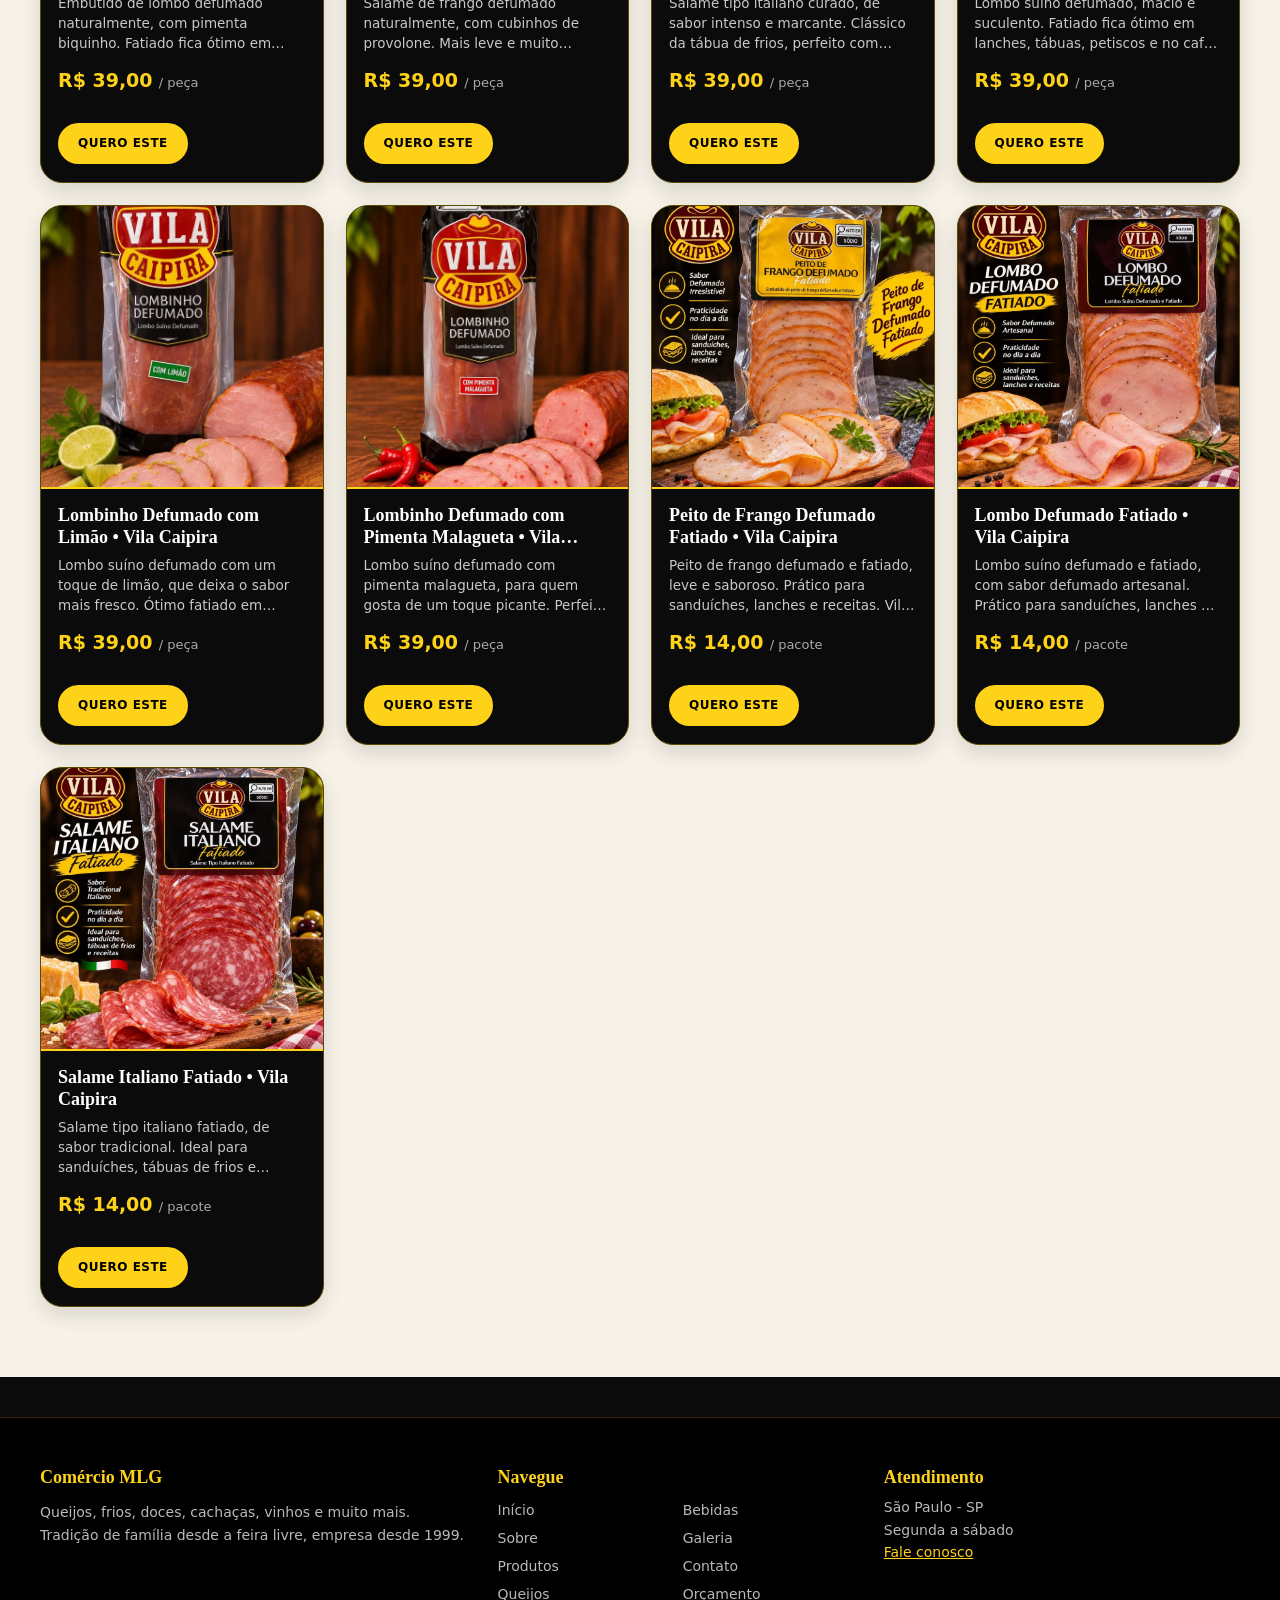
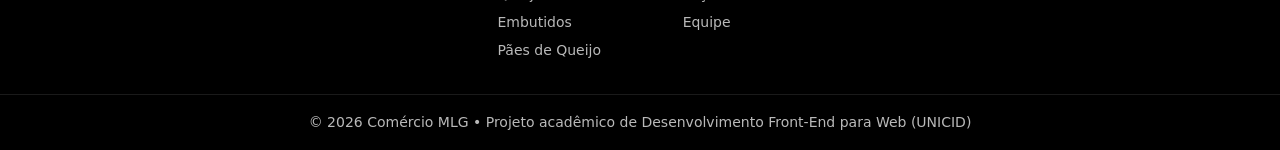
<file: embutidos.html>
<!DOCTYPE html>
<html lang="pt-BR">
<head>
  <meta charset="UTF-8">
  <meta name="viewport" content="width=device-width, initial-scale=1.0">
  <meta name="description" content="Calabresas curtidas, salames e lombinhos defumados para petiscos, tábuas e churrasco.">
  <title>Embutidos | Comércio MLG</title>
  <link rel="icon" href="img/site/logo.png">
  <link rel="stylesheet" href="css/style.css">
</head>
<body>
  <a class="pular" href="#conteudo">Pular para o conteúdo</a>
  <header class="topo">
    <div class="topo-in">
      <a class="marca" href="index.html"><img src="img/site/logo.png" alt="Logo Comércio MLG" width="64" height="64"><span>Comércio <b>MLG</b></span></a>
      <button class="menu-btn" aria-label="Abrir menu" aria-expanded="false" aria-controls="menu">☰</button>
      <nav id="menu" aria-label="Menu principal"><ul><li><a href="index.html">Início</a></li><li><a href="sobre.html">Sobre</a></li><li><a href="produtos.html">Produtos</a></li><li><a href="queijos.html">Queijos</a></li><li><a href="embutidos.html" aria-current="page">Embutidos</a></li><li><a href="paes-de-queijo.html">Pães de Queijo</a></li><li><a href="bebidas.html">Bebidas</a></li><li><a href="galeria.html">Galeria</a></li><li><a href="contato.html">Contato</a></li><li><a href="orcamento.html">Orçamento</a></li><li><a href="equipe.html">Equipe</a></li></ul></nav>
    </div>
  </header>
  <main id="conteudo">
    <section class="hero-int" style="background-image:linear-gradient(90deg,#000e,#0007),url('img/site/cat-embutidos.jpg')">
      <div class="wrap"><p class="eyebrow">Comércio MLG • desde 1999</p><h1>Embutidos</h1><p>Calabresas curtidas, salames e lombinhos defumados para petiscos, tábuas e churrasco.</p></div>
    </section>
    <section class="wrap busca-box">
      <label for="busca">Buscar em embutidos</label>
      <input type="search" id="busca" placeholder="Digite o nome do produto" autocomplete="off">
      <p id="busca-info" class="busca-info" aria-live="polite"></p>
    </section>
    <section class="produtos" aria-label="Lista de embutidos"><div class="wrap">
      <div class="grade">
      <article class="card" data-busca="calabresa curtida ao vinho • alho calabresa curtida vinho alho linguica churrasco petisco embutido">
        <figure><img src="img/produtos/calabresa-vinho-alho.jpg" alt="Calabresa Curtida ao Vinho • Alho" loading="lazy" width="900" height="900"></figure>
        <div class="card-txt">
          <h2 class="card-nome">Calabresa Curtida ao Vinho • Alho</h2>
          <p class="card-desc">Calabresa curtida no vinho, temperada com alho. Sabor marcante para churrasco, petiscos, pizza e acebolada.</p>
          <p class="preco"><strong>R$ 39,00</strong> <span>/ pacote</span></p>
          <a class="btn btn-sm" href="contato.html?produto=Calabresa Curtida ao Vinho • Alho">Quero este</a>
        </div>
      </article>
      <article class="card" data-busca="calabresa curtida ao vinho • apimentada calabresa curtida vinho apimentada pimenta linguica churrasco petisco embutido">
        <figure><img src="img/produtos/calabresa-vinho-apimentada.jpg" alt="Calabresa Curtida ao Vinho • Apimentada" loading="lazy" width="900" height="900"></figure>
        <div class="card-txt">
          <h2 class="card-nome">Calabresa Curtida ao Vinho • Apimentada</h2>
          <p class="card-desc">Calabresa curtida no vinho, com pimenta para quem gosta de um toque picante. Ótima no churrasco, em petiscos, na pizza e acebolada.</p>
          <p class="preco"><strong>R$ 39,00</strong> <span>/ pacote</span></p>
          <a class="btn btn-sm" href="contato.html?produto=Calabresa Curtida ao Vinho • Apimentada">Quero este</a>
        </div>
      </article>
      <article class="card" data-busca="salaminho nobre defumado • vila caipira salaminho salame defumado vila caipira embutido frios">
        <figure><img src="img/produtos/salaminho-defumado.jpg" alt="Salaminho Nobre Defumado • Vila Caipira" loading="lazy" width="900" height="900"></figure>
        <div class="card-txt">
          <h2 class="card-nome">Salaminho Nobre Defumado • Vila Caipira</h2>
          <p class="card-desc">Salaminho defumado naturalmente, de sabor marcante. Ótimo fatiado na tábua, com limão, em petiscos e na pizza. Vila Caipira.</p>
          <p class="preco"><strong>R$ 39,00</strong> <span>/ peça</span></p>
          <a class="btn btn-sm" href="contato.html?produto=Salaminho Nobre Defumado • Vila Caipira">Quero este</a>
        </div>
      </article>
      <article class="card" data-busca="salaminho nobre defumado com pimenta biquinho • vila caipira salaminho salame defumado pimenta biquinho vila caipira embutido frios">
        <figure><img src="img/produtos/salaminho-pimenta-biquinho.jpg" alt="Salaminho Nobre Defumado com Pimenta Biquinho • Vila Caipira" loading="lazy" width="900" height="900"></figure>
        <div class="card-txt">
          <h2 class="card-nome">Salaminho Nobre Defumado com Pimenta Biquinho • Vila Caipira</h2>
          <p class="card-desc">Salaminho defumado naturalmente com pedacinhos de pimenta biquinho, que dá sabor sem arder muito. Perfeito para petiscos e tábuas. Vila Caipira.</p>
          <p class="preco"><strong>R$ 39,00</strong> <span>/ peça</span></p>
          <a class="btn btn-sm" href="contato.html?produto=Salaminho Nobre Defumado com Pimenta Biquinho • Vila Caipira">Quero este</a>
        </div>
      </article>
      <article class="card" data-busca="lombo nobre defumado com pimenta biquinho • vila caipira lombo nobre defumado pimenta biquinho embutido vila caipira embutido frios">
        <figure><img src="img/produtos/lombo-nobre-pimenta-biquinho.jpg" alt="Lombo Nobre Defumado com Pimenta Biquinho • Vila Caipira" loading="lazy" width="900" height="900"></figure>
        <div class="card-txt">
          <h2 class="card-nome">Lombo Nobre Defumado com Pimenta Biquinho • Vila Caipira</h2>
          <p class="card-desc">Embutido de lombo defumado naturalmente, com pimenta biquinho. Fatiado fica ótimo em tábuas, petiscos e lanches. Vila Caipira.</p>
          <p class="preco"><strong>R$ 39,00</strong> <span>/ peça</span></p>
          <a class="btn btn-sm" href="contato.html?produto=Lombo Nobre Defumado com Pimenta Biquinho • Vila Caipira">Quero este</a>
        </div>
      </article>
      <article class="card" data-busca="salame de frango defumado com provolone • vila caipira salame frango defumado provolone vila caipira embutido frios">
        <figure><img src="img/produtos/salame-frango-provolone.jpg" alt="Salame de Frango Defumado com Provolone • Vila Caipira" loading="lazy" width="900" height="900"></figure>
        <div class="card-txt">
          <h2 class="card-nome">Salame de Frango Defumado com Provolone • Vila Caipira</h2>
          <p class="card-desc">Salame de frango defumado naturalmente, com cubinhos de provolone. Mais leve e muito saboroso para tábuas e petiscos. Vila Caipira.</p>
          <p class="preco"><strong>R$ 39,00</strong> <span>/ peça</span></p>
          <a class="btn btn-sm" href="contato.html?produto=Salame de Frango Defumado com Provolone • Vila Caipira">Quero este</a>
        </div>
      </article>
      <article class="card" data-busca="salame tipo italiano • vila caipira salame italiano curado tabua frios vila caipira embutido frios">
        <figure><img src="img/produtos/salame-italiano.jpg" alt="Salame Tipo Italiano • Vila Caipira" loading="lazy" width="900" height="900"></figure>
        <div class="card-txt">
          <h2 class="card-nome">Salame Tipo Italiano • Vila Caipira</h2>
          <p class="card-desc">Salame tipo italiano curado, de sabor intenso e marcante. Clássico da tábua de frios, perfeito com queijos e vinho. Vila Caipira.</p>
          <p class="preco"><strong>R$ 39,00</strong> <span>/ peça</span></p>
          <a class="btn btn-sm" href="contato.html?produto=Salame Tipo Italiano • Vila Caipira">Quero este</a>
        </div>
      </article>
      <article class="card" data-busca="lombinho defumado • vila caipira lombinho lombo suino defumado vila caipira embutido frios">
        <figure><img src="img/produtos/lombinho-defumado.jpg" alt="Lombinho Defumado • Vila Caipira" loading="lazy" width="900" height="900"></figure>
        <div class="card-txt">
          <h2 class="card-nome">Lombinho Defumado • Vila Caipira</h2>
          <p class="card-desc">Lombo suíno defumado, macio e suculento. Fatiado fica ótimo em lanches, tábuas, petiscos e no café da manhã. Vila Caipira.</p>
          <p class="preco"><strong>R$ 39,00</strong> <span>/ peça</span></p>
          <a class="btn btn-sm" href="contato.html?produto=Lombinho Defumado • Vila Caipira">Quero este</a>
        </div>
      </article>
      <article class="card" data-busca="lombinho defumado com limão • vila caipira lombinho lombo suino defumado limao vila caipira embutido frios">
        <figure><img src="img/produtos/lombinho-defumado-limao.jpg" alt="Lombinho Defumado com Limão • Vila Caipira" loading="lazy" width="900" height="900"></figure>
        <div class="card-txt">
          <h2 class="card-nome">Lombinho Defumado com Limão • Vila Caipira</h2>
          <p class="card-desc">Lombo suíno defumado com um toque de limão, que deixa o sabor mais fresco. Ótimo fatiado em tábuas e petiscos. Vila Caipira.</p>
          <p class="preco"><strong>R$ 39,00</strong> <span>/ peça</span></p>
          <a class="btn btn-sm" href="contato.html?produto=Lombinho Defumado com Limão • Vila Caipira">Quero este</a>
        </div>
      </article>
      <article class="card" data-busca="lombinho defumado com pimenta malagueta • vila caipira lombinho lombo suino defumado pimenta malagueta vila caipira embutido frios">
        <figure><img src="img/produtos/lombinho-defumado-malagueta.jpg" alt="Lombinho Defumado com Pimenta Malagueta • Vila Caipira" loading="lazy" width="900" height="900"></figure>
        <div class="card-txt">
          <h2 class="card-nome">Lombinho Defumado com Pimenta Malagueta • Vila Caipira</h2>
          <p class="card-desc">Lombo suíno defumado com pimenta malagueta, para quem gosta de um toque picante. Perfeito em petiscos e tábuas. Vila Caipira.</p>
          <p class="preco"><strong>R$ 39,00</strong> <span>/ peça</span></p>
          <a class="btn btn-sm" href="contato.html?produto=Lombinho Defumado com Pimenta Malagueta • Vila Caipira">Quero este</a>
        </div>
      </article>
      <article class="card" data-busca="peito de frango defumado fatiado • vila caipira peito frango defumado fatiado frios sanduiche vila caipira embutido">
        <figure><img src="img/produtos/peito-frango-fatiado.jpg" alt="Peito de Frango Defumado Fatiado • Vila Caipira" loading="lazy" width="900" height="900"></figure>
        <div class="card-txt">
          <h2 class="card-nome">Peito de Frango Defumado Fatiado • Vila Caipira</h2>
          <p class="card-desc">Peito de frango defumado e fatiado, leve e saboroso. Prático para sanduíches, lanches e receitas. Vila Caipira.</p>
          <p class="preco"><strong>R$ 14,00</strong> <span>/ pacote</span></p>
          <a class="btn btn-sm" href="contato.html?produto=Peito de Frango Defumado Fatiado • Vila Caipira">Quero este</a>
        </div>
      </article>
      <article class="card" data-busca="lombo defumado fatiado • vila caipira lombo suino defumado fatiado frios sanduiche vila caipira embutido">
        <figure><img src="img/produtos/lombo-fatiado.jpg" alt="Lombo Defumado Fatiado • Vila Caipira" loading="lazy" width="900" height="900"></figure>
        <div class="card-txt">
          <h2 class="card-nome">Lombo Defumado Fatiado • Vila Caipira</h2>
          <p class="card-desc">Lombo suíno defumado e fatiado, com sabor defumado artesanal. Prático para sanduíches, lanches e receitas. Vila Caipira.</p>
          <p class="preco"><strong>R$ 14,00</strong> <span>/ pacote</span></p>
          <a class="btn btn-sm" href="contato.html?produto=Lombo Defumado Fatiado • Vila Caipira">Quero este</a>
        </div>
      </article>
      <article class="card" data-busca="salame italiano fatiado • vila caipira salame italiano fatiado frios tabua sanduiche vila caipira embutido">
        <figure><img src="img/produtos/salame-italiano-fatiado.jpg" alt="Salame Italiano Fatiado • Vila Caipira" loading="lazy" width="900" height="900"></figure>
        <div class="card-txt">
          <h2 class="card-nome">Salame Italiano Fatiado • Vila Caipira</h2>
          <p class="card-desc">Salame tipo italiano fatiado, de sabor tradicional. Ideal para sanduíches, tábuas de frios e receitas. Vila Caipira.</p>
          <p class="preco"><strong>R$ 14,00</strong> <span>/ pacote</span></p>
          <a class="btn btn-sm" href="contato.html?produto=Salame Italiano Fatiado • Vila Caipira">Quero este</a>
        </div>
      </article>
      </div>
    </div></section>
  </main>
  <footer class="rodape">
    <div class="rodape-in">
      <section>
        <h2>Comércio MLG</h2>
        <p>Queijos, frios, doces, cachaças, vinhos e muito mais. Tradição de família desde a feira livre, empresa desde 1999.</p>
      </section>
      <nav aria-label="Links do rodapé">
        <h2>Navegue</h2>
        <ul><li><a href="index.html">Início</a></li><li><a href="sobre.html">Sobre</a></li><li><a href="produtos.html">Produtos</a></li><li><a href="queijos.html">Queijos</a></li><li><a href="embutidos.html" aria-current="page">Embutidos</a></li><li><a href="paes-de-queijo.html">Pães de Queijo</a></li><li><a href="bebidas.html">Bebidas</a></li><li><a href="galeria.html">Galeria</a></li><li><a href="contato.html">Contato</a></li><li><a href="orcamento.html">Orçamento</a></li><li><a href="equipe.html">Equipe</a></li></ul>
      </nav>
      <section>
        <h2>Atendimento</h2>
        <address>São Paulo - SP<br>Segunda a sábado<br><a href="contato.html">Fale conosco</a></address>
      </section>
    </div>
    <p class="copy">© 2026 Comércio MLG • Projeto acadêmico de Desenvolvimento Front-End para Web (UNICID)</p>
  </footer>
  <script src="js/script.js"></script>
</body>
</html>
</file>
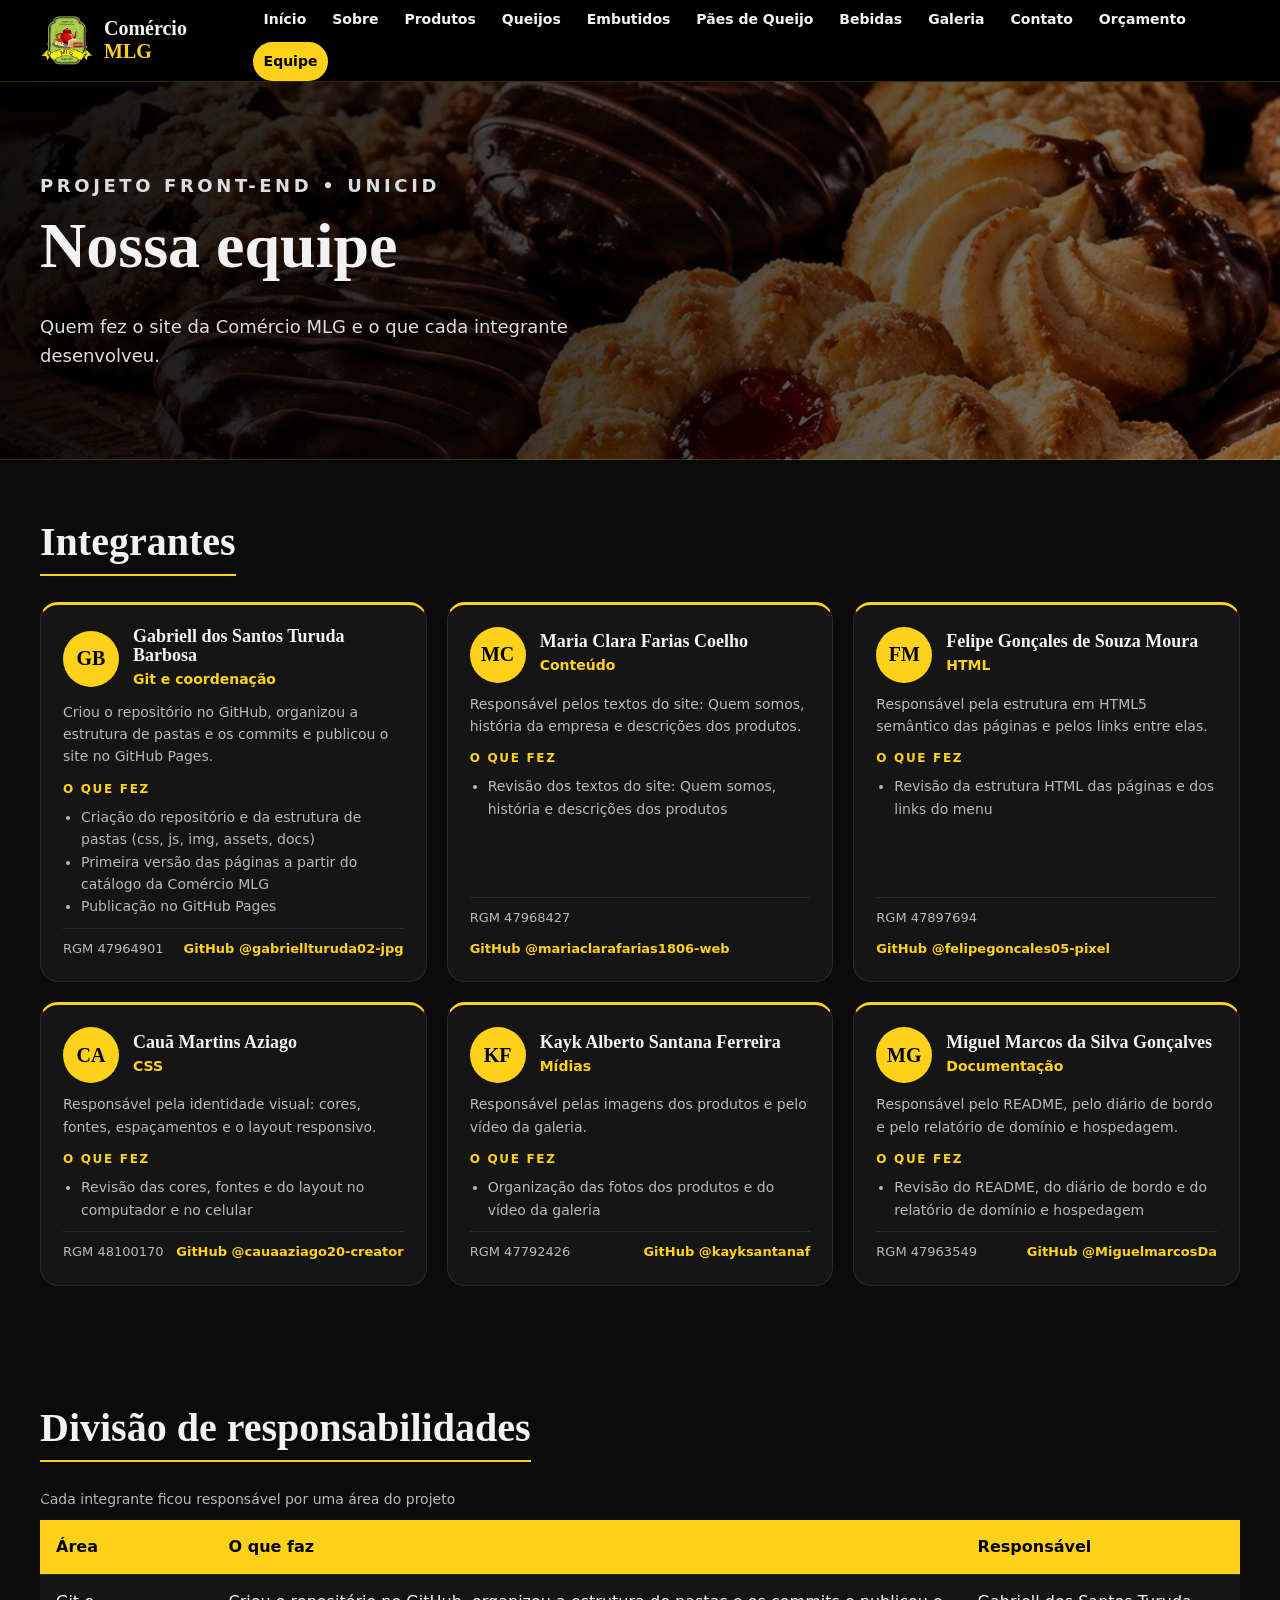
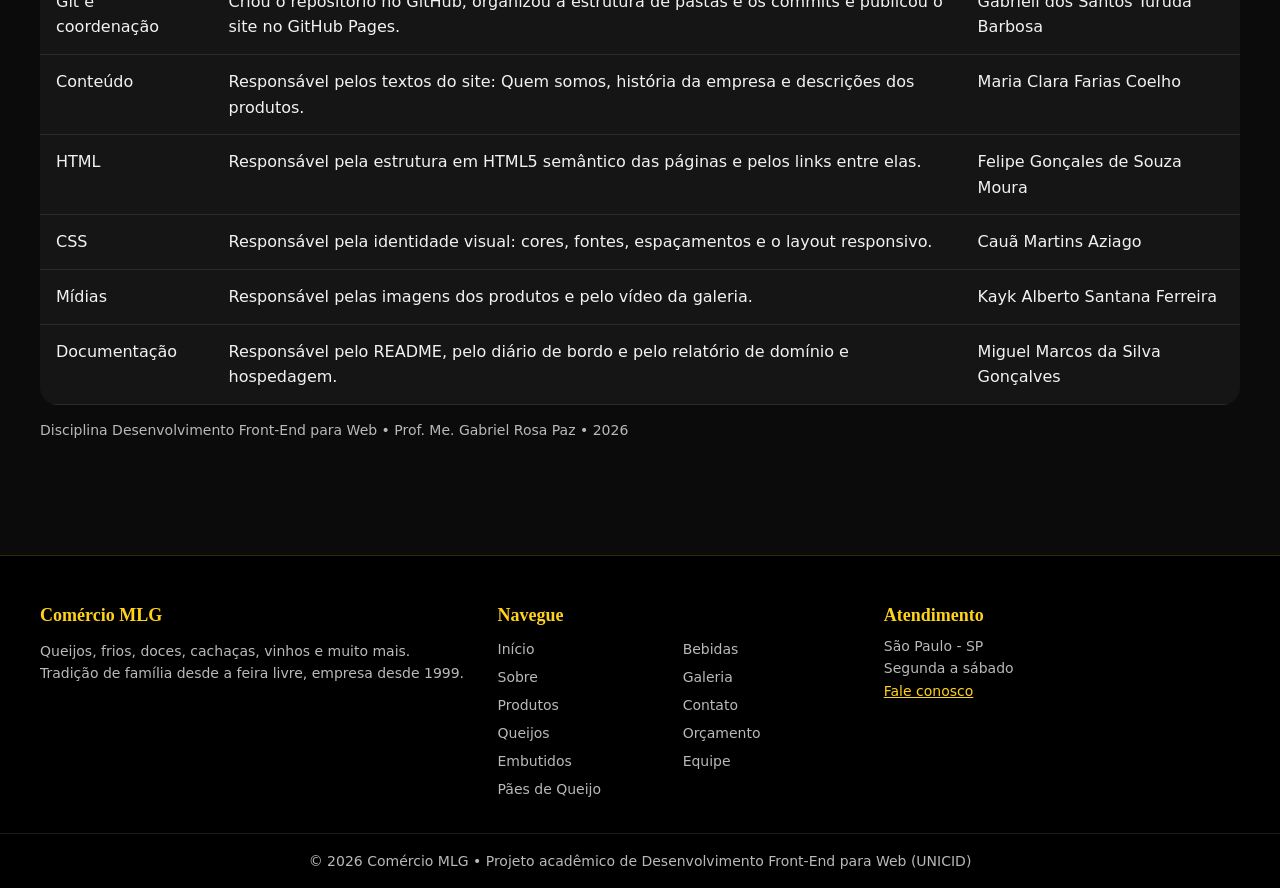
<file: equipe.html>
<!DOCTYPE html>
<html lang="pt-BR">
<head>
  <meta charset="UTF-8">
  <meta name="viewport" content="width=device-width, initial-scale=1.0">
  <meta name="description" content="Integrantes do projeto e o que cada um desenvolveu.">
  <title>Equipe | Comércio MLG</title>
  <link rel="icon" href="img/site/logo.png">
  <link rel="stylesheet" href="css/style.css">
</head>
<body>
  <a class="pular" href="#conteudo">Pular para o conteúdo</a>
  <header class="topo">
    <div class="topo-in">
      <a class="marca" href="index.html"><img src="img/site/logo.png" alt="Logo Comércio MLG" width="64" height="64"><span>Comércio <b>MLG</b></span></a>
      <button class="menu-btn" aria-label="Abrir menu" aria-expanded="false" aria-controls="menu">☰</button>
      <nav id="menu" aria-label="Menu principal"><ul><li><a href="index.html">Início</a></li><li><a href="sobre.html">Sobre</a></li><li><a href="produtos.html">Produtos</a></li><li><a href="queijos.html">Queijos</a></li><li><a href="embutidos.html">Embutidos</a></li><li><a href="paes-de-queijo.html">Pães de Queijo</a></li><li><a href="bebidas.html">Bebidas</a></li><li><a href="galeria.html">Galeria</a></li><li><a href="contato.html">Contato</a></li><li><a href="orcamento.html">Orçamento</a></li><li><a href="equipe.html" aria-current="page">Equipe</a></li></ul></nav>
    </div>
  </header>
  <main id="conteudo">
    <section class="hero-int" style="background-image:linear-gradient(90deg,#000e,#0007),url('img/site/historia.jpg')">
      <div class="wrap"><p class="eyebrow">Projeto Front-End • UNICID</p><h1>Nossa equipe</h1><p>Quem fez o site da Comércio MLG e o que cada integrante desenvolveu.</p></div>
    </section>

    <section class="secao wrap" aria-labelledby="eq-t">
      <h2 id="eq-t" class="titulo">Integrantes</h2>
      <div class="grade-equipe">
        <article class="membro">
          <div class="membro-topo"><span class="avatar" aria-hidden="true">GB</span><div><h3>Gabriell dos Santos Turuda Barbosa</h3><p class="area">Git e coordenação</p></div></div>
          <p>Criou o repositório no GitHub, organizou a estrutura de pastas e os commits e publicou o site no GitHub Pages.</p>
          <h4>O que fez</h4>
          <ul><li>Criação do repositório e da estrutura de pastas (css, js, img, assets, docs)</li><li>Primeira versão das páginas a partir do catálogo da Comércio MLG</li><li>Publicação no GitHub Pages</li></ul>
          <p class="membro-rod"><span>RGM 47964901</span><a href="https://github.com/gabriellturuda02-jpg" target="_blank" rel="noopener">GitHub @gabriellturuda02-jpg</a></p>
        </article>
        <article class="membro">
          <div class="membro-topo"><span class="avatar" aria-hidden="true">MC</span><div><h3>Maria Clara Farias Coelho</h3><p class="area">Conteúdo</p></div></div>
          <p>Responsável pelos textos do site: Quem somos, história da empresa e descrições dos produtos.</p>
          <h4>O que fez</h4>
          <ul><li>Revisão dos textos do site: Quem somos, história e descrições dos produtos</li></ul>
          <p class="membro-rod"><span>RGM 47968427</span><a href="https://github.com/mariaclarafarias1806-web" target="_blank" rel="noopener">GitHub @mariaclarafarias1806-web</a></p>
        </article>
        <article class="membro">
          <div class="membro-topo"><span class="avatar" aria-hidden="true">FM</span><div><h3>Felipe Gonçales de Souza Moura</h3><p class="area">HTML</p></div></div>
          <p>Responsável pela estrutura em HTML5 semântico das páginas e pelos links entre elas.</p>
          <h4>O que fez</h4>
          <ul><li>Revisão da estrutura HTML das páginas e dos links do menu</li></ul>
          <p class="membro-rod"><span>RGM 47897694</span><a href="https://github.com/felipegoncales05-pixel" target="_blank" rel="noopener">GitHub @felipegoncales05-pixel</a></p>
        </article>
        <article class="membro">
          <div class="membro-topo"><span class="avatar" aria-hidden="true">CA</span><div><h3>Cauã Martins Aziago</h3><p class="area">CSS</p></div></div>
          <p>Responsável pela identidade visual: cores, fontes, espaçamentos e o layout responsivo.</p>
          <h4>O que fez</h4>
          <ul><li>Revisão das cores, fontes e do layout no computador e no celular</li></ul>
          <p class="membro-rod"><span>RGM 48100170</span><a href="https://github.com/cauaaziago20-creator" target="_blank" rel="noopener">GitHub @cauaaziago20-creator</a></p>
        </article>
        <article class="membro">
          <div class="membro-topo"><span class="avatar" aria-hidden="true">KF</span><div><h3>Kayk Alberto Santana Ferreira</h3><p class="area">Mídias</p></div></div>
          <p>Responsável pelas imagens dos produtos e pelo vídeo da galeria.</p>
          <h4>O que fez</h4>
          <ul><li>Organização das fotos dos produtos e do vídeo da galeria</li></ul>
          <p class="membro-rod"><span>RGM 47792426</span><a href="https://github.com/kayksantanaf" target="_blank" rel="noopener">GitHub @kayksantanaf</a></p>
        </article>
        <article class="membro">
          <div class="membro-topo"><span class="avatar" aria-hidden="true">MG</span><div><h3>Miguel Marcos da Silva Gonçalves</h3><p class="area">Documentação</p></div></div>
          <p>Responsável pelo README, pelo diário de bordo e pelo relatório de domínio e hospedagem.</p>
          <h4>O que fez</h4>
          <ul><li>Revisão do README, do diário de bordo e do relatório de domínio e hospedagem</li></ul>
          <p class="membro-rod"><span>RGM 47963549</span><a href="https://github.com/MiguelmarcosDa" target="_blank" rel="noopener">GitHub @MiguelmarcosDa</a></p>
        </article>
      </div>
    </section>

    <section class="secao wrap" aria-labelledby="div-t">
      <h2 id="div-t" class="titulo">Divisão de responsabilidades</h2>
      <div class="tabela-wrap">
      <table>
        <caption>Cada integrante ficou responsável por uma área do projeto</caption>
        <thead><tr><th scope="col">Área</th><th scope="col">O que faz</th><th scope="col">Responsável</th></tr></thead>
        <tbody>
          <tr><td>Git e coordenação</td><td>Criou o repositório no GitHub, organizou a estrutura de pastas e os commits e publicou o site no GitHub Pages.</td><td>Gabriell dos Santos Turuda Barbosa</td></tr>
          <tr><td>Conteúdo</td><td>Responsável pelos textos do site: Quem somos, história da empresa e descrições dos produtos.</td><td>Maria Clara Farias Coelho</td></tr>
          <tr><td>HTML</td><td>Responsável pela estrutura em HTML5 semântico das páginas e pelos links entre elas.</td><td>Felipe Gonçales de Souza Moura</td></tr>
          <tr><td>CSS</td><td>Responsável pela identidade visual: cores, fontes, espaçamentos e o layout responsivo.</td><td>Cauã Martins Aziago</td></tr>
          <tr><td>Mídias</td><td>Responsável pelas imagens dos produtos e pelo vídeo da galeria.</td><td>Kayk Alberto Santana Ferreira</td></tr>
          <tr><td>Documentação</td><td>Responsável pelo README, pelo diário de bordo e pelo relatório de domínio e hospedagem.</td><td>Miguel Marcos da Silva Gonçalves</td></tr>
        </tbody>
      </table>
      </div>
      <p class="obs">Disciplina Desenvolvimento Front-End para Web • Prof. Me. Gabriel Rosa Paz • 2026</p>
    </section>
  </main>
  <footer class="rodape">
    <div class="rodape-in">
      <section>
        <h2>Comércio MLG</h2>
        <p>Queijos, frios, doces, cachaças, vinhos e muito mais. Tradição de família desde a feira livre, empresa desde 1999.</p>
      </section>
      <nav aria-label="Links do rodapé">
        <h2>Navegue</h2>
        <ul><li><a href="index.html">Início</a></li><li><a href="sobre.html">Sobre</a></li><li><a href="produtos.html">Produtos</a></li><li><a href="queijos.html">Queijos</a></li><li><a href="embutidos.html">Embutidos</a></li><li><a href="paes-de-queijo.html">Pães de Queijo</a></li><li><a href="bebidas.html">Bebidas</a></li><li><a href="galeria.html">Galeria</a></li><li><a href="contato.html">Contato</a></li><li><a href="orcamento.html">Orçamento</a></li><li><a href="equipe.html">Equipe</a></li></ul>
      </nav>
      <section>
        <h2>Atendimento</h2>
        <address>São Paulo - SP<br>Segunda a sábado<br><a href="contato.html">Fale conosco</a></address>
      </section>
    </div>
    <p class="copy">© 2026 Comércio MLG • Projeto acadêmico de Desenvolvimento Front-End para Web (UNICID)</p>
  </footer>
  <script src="js/script.js"></script>
</body>
</html>
</file>
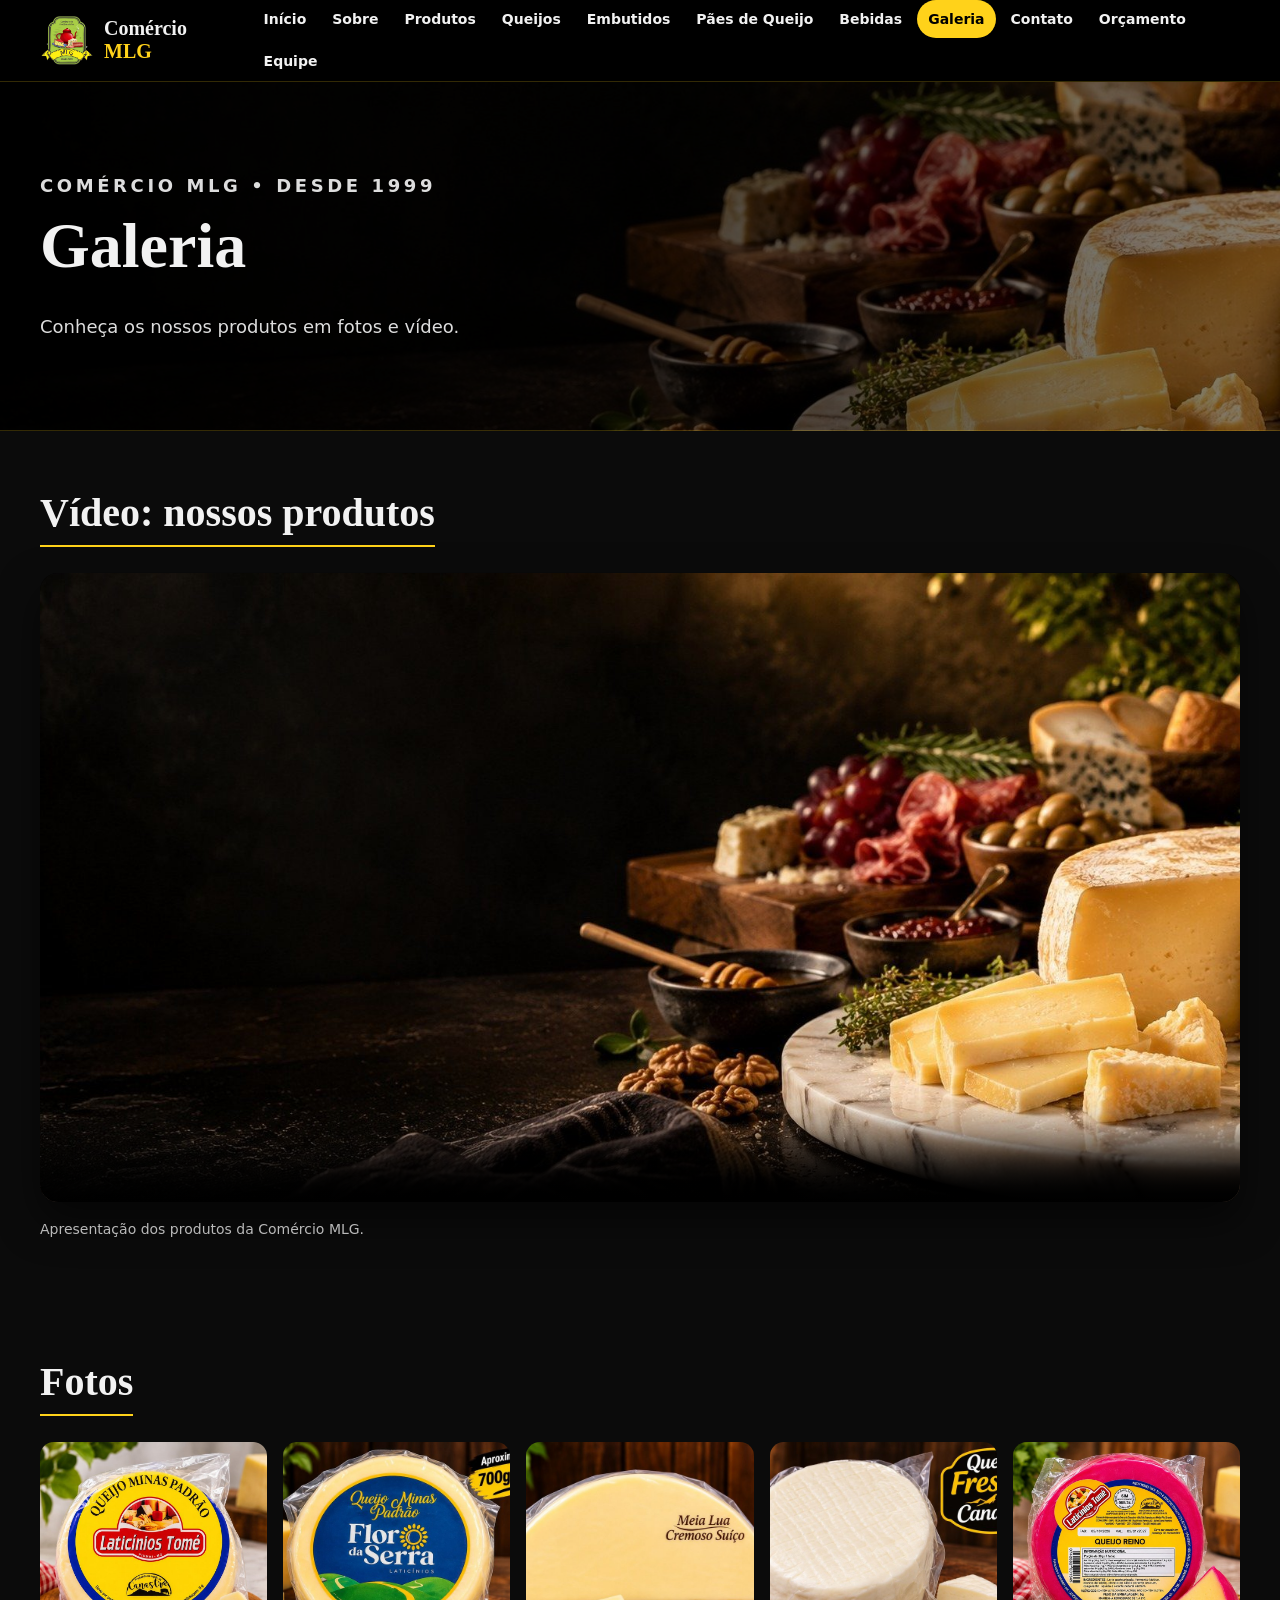
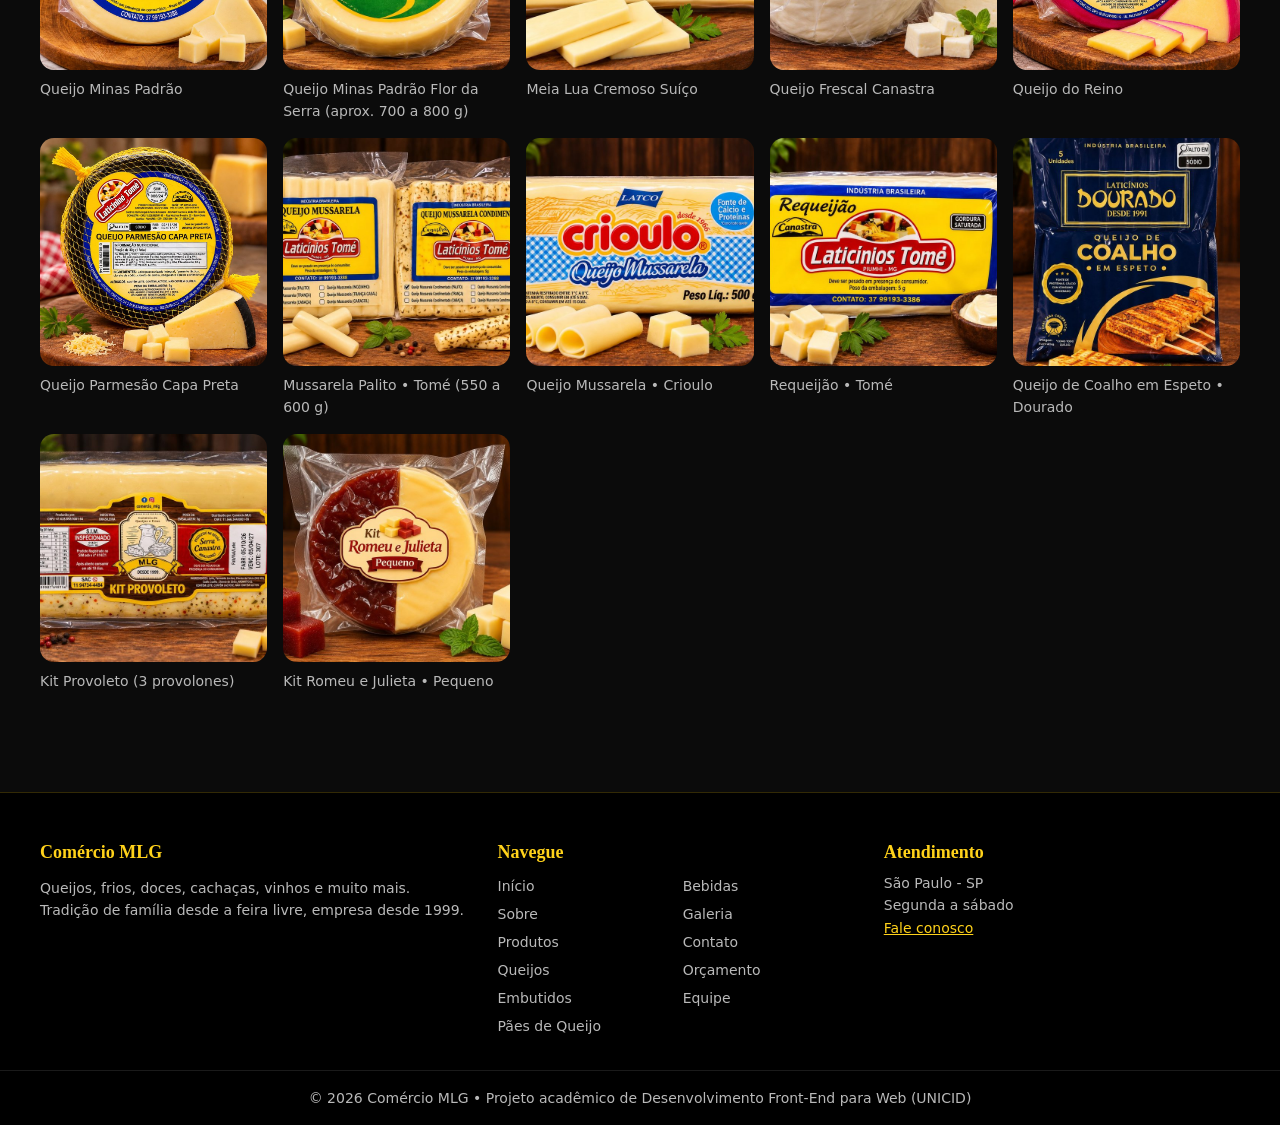
<file: galeria.html>
<!DOCTYPE html>
<html lang="pt-BR">
<head>
  <meta charset="UTF-8">
  <meta name="viewport" content="width=device-width, initial-scale=1.0">
  <meta name="description" content="Fotos e vídeo dos produtos da Comércio MLG.">
  <title>Galeria | Comércio MLG</title>
  <link rel="icon" href="img/site/logo.png">
  <link rel="stylesheet" href="css/style.css">
</head>
<body>
  <a class="pular" href="#conteudo">Pular para o conteúdo</a>
  <header class="topo">
    <div class="topo-in">
      <a class="marca" href="index.html"><img src="img/site/logo.png" alt="Logo Comércio MLG" width="64" height="64"><span>Comércio <b>MLG</b></span></a>
      <button class="menu-btn" aria-label="Abrir menu" aria-expanded="false" aria-controls="menu">☰</button>
      <nav id="menu" aria-label="Menu principal"><ul><li><a href="index.html">Início</a></li><li><a href="sobre.html">Sobre</a></li><li><a href="produtos.html">Produtos</a></li><li><a href="queijos.html">Queijos</a></li><li><a href="embutidos.html">Embutidos</a></li><li><a href="paes-de-queijo.html">Pães de Queijo</a></li><li><a href="bebidas.html">Bebidas</a></li><li><a href="galeria.html" aria-current="page">Galeria</a></li><li><a href="contato.html">Contato</a></li><li><a href="orcamento.html">Orçamento</a></li><li><a href="equipe.html">Equipe</a></li></ul></nav>
    </div>
  </header>
  <main id="conteudo">
    <section class="hero-int" style="background-image:linear-gradient(90deg,#000e,#0007),url('img/site/hero.jpg')">
      <div class="wrap"><p class="eyebrow">Comércio MLG • desde 1999</p><h1>Galeria</h1><p>Conheça os nossos produtos em fotos e vídeo.</p></div>
    </section>
    <section class="secao wrap" aria-labelledby="video-t">
      <h2 id="video-t" class="titulo">Vídeo: nossos produtos</h2>
      <figure class="video">
        <video controls preload="metadata" poster="img/site/hero.jpg" width="1280" height="720">
          <source src="assets/video/mlg-produtos.mp4" type="video/mp4">
          Seu navegador não suporta vídeo em HTML5.
        </video>
        <figcaption>Apresentação dos produtos da Comércio MLG.</figcaption>
      </figure>
    </section>
    <section class="secao wrap" aria-labelledby="fotos-t">
      <h2 id="fotos-t" class="titulo">Fotos</h2>
      <div class="galeria">
        <figure><img src="img/produtos/queijo-minas-padrao.jpg" alt="Queijo Minas Padrão" loading="lazy"><figcaption>Queijo Minas Padrão</figcaption></figure>
        <figure><img src="img/produtos/minas-flor-da-serra-800g.jpg" alt="Queijo Minas Padrão Flor da Serra (aprox. 700 a 800 g)" loading="lazy"><figcaption>Queijo Minas Padrão Flor da Serra (aprox. 700 a 800 g)</figcaption></figure>
        <figure><img src="img/produtos/meia-lua-cremoso-suico.jpg" alt="Meia Lua Cremoso Suíço" loading="lazy"><figcaption>Meia Lua Cremoso Suíço</figcaption></figure>
        <figure><img src="img/produtos/queijo-frescal-canastra.jpg" alt="Queijo Frescal Canastra" loading="lazy"><figcaption>Queijo Frescal Canastra</figcaption></figure>
        <figure><img src="img/produtos/queijo-do-reino.jpg" alt="Queijo do Reino" loading="lazy"><figcaption>Queijo do Reino</figcaption></figure>
        <figure><img src="img/produtos/queijo-parmesao-capa-preta.jpg" alt="Queijo Parmesão Capa Preta" loading="lazy"><figcaption>Queijo Parmesão Capa Preta</figcaption></figure>
        <figure><img src="img/produtos/palito-tome-600g.jpg" alt="Mussarela Palito • Tomé (550 a 600 g)" loading="lazy"><figcaption>Mussarela Palito • Tomé (550 a 600 g)</figcaption></figure>
        <figure><img src="img/produtos/mussarela-crioulo.jpg" alt="Queijo Mussarela • Crioulo" loading="lazy"><figcaption>Queijo Mussarela • Crioulo</figcaption></figure>
        <figure><img src="img/produtos/requeijao-tome.jpg" alt="Requeijão • Tomé" loading="lazy"><figcaption>Requeijão • Tomé</figcaption></figure>
        <figure><img src="img/produtos/coalho-espeto-dourado.jpg" alt="Queijo de Coalho em Espeto • Dourado" loading="lazy"><figcaption>Queijo de Coalho em Espeto • Dourado</figcaption></figure>
        <figure><img src="img/produtos/kit-provoleto.jpg" alt="Kit Provoleto (3 provolones)" loading="lazy"><figcaption>Kit Provoleto (3 provolones)</figcaption></figure>
        <figure><img src="img/produtos/kit-romeu-julieta-pequeno.jpg" alt="Kit Romeu e Julieta • Pequeno" loading="lazy"><figcaption>Kit Romeu e Julieta • Pequeno</figcaption></figure>
      </div>
    </section>
  </main>
  <footer class="rodape">
    <div class="rodape-in">
      <section>
        <h2>Comércio MLG</h2>
        <p>Queijos, frios, doces, cachaças, vinhos e muito mais. Tradição de família desde a feira livre, empresa desde 1999.</p>
      </section>
      <nav aria-label="Links do rodapé">
        <h2>Navegue</h2>
        <ul><li><a href="index.html">Início</a></li><li><a href="sobre.html">Sobre</a></li><li><a href="produtos.html">Produtos</a></li><li><a href="queijos.html">Queijos</a></li><li><a href="embutidos.html">Embutidos</a></li><li><a href="paes-de-queijo.html">Pães de Queijo</a></li><li><a href="bebidas.html">Bebidas</a></li><li><a href="galeria.html" aria-current="page">Galeria</a></li><li><a href="contato.html">Contato</a></li><li><a href="orcamento.html">Orçamento</a></li><li><a href="equipe.html">Equipe</a></li></ul>
      </nav>
      <section>
        <h2>Atendimento</h2>
        <address>São Paulo - SP<br>Segunda a sábado<br><a href="contato.html">Fale conosco</a></address>
      </section>
    </div>
    <p class="copy">© 2026 Comércio MLG • Projeto acadêmico de Desenvolvimento Front-End para Web (UNICID)</p>
  </footer>
  <script src="js/script.js"></script>
</body>
</html>
</file>
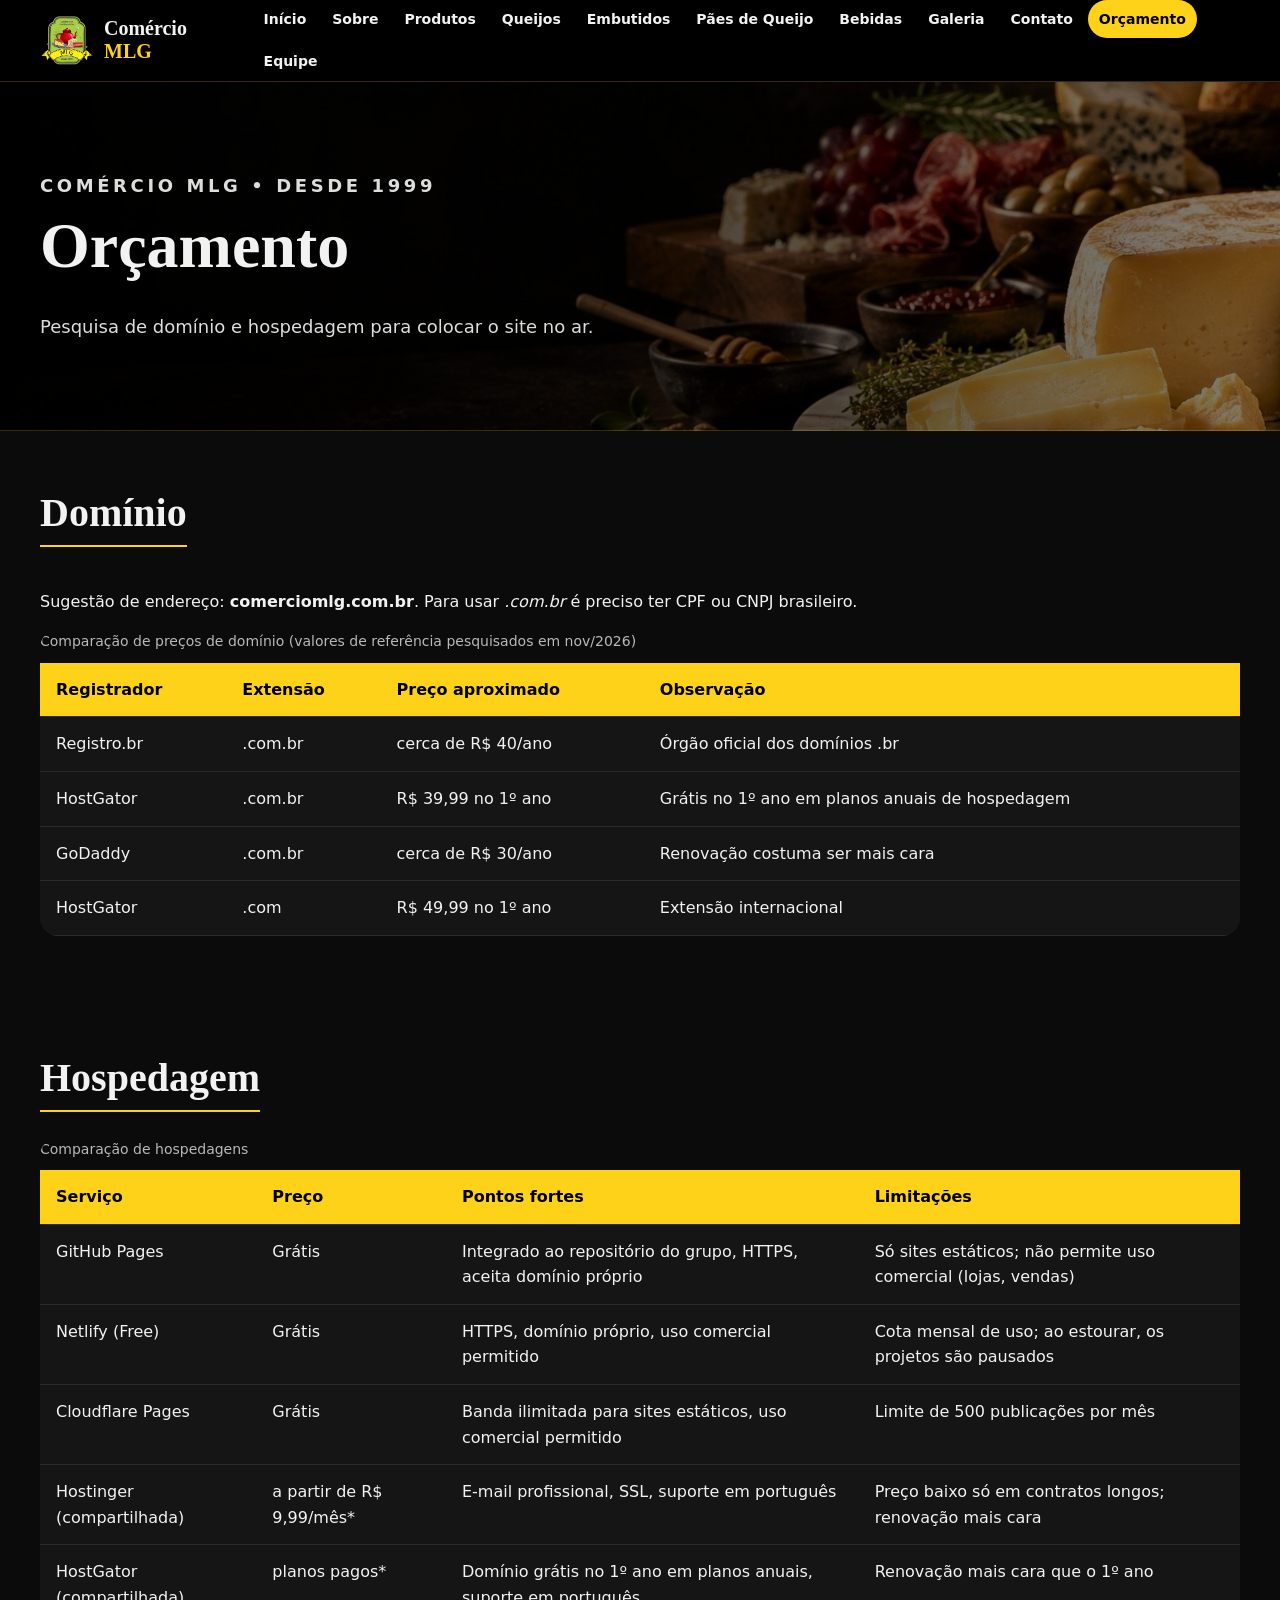
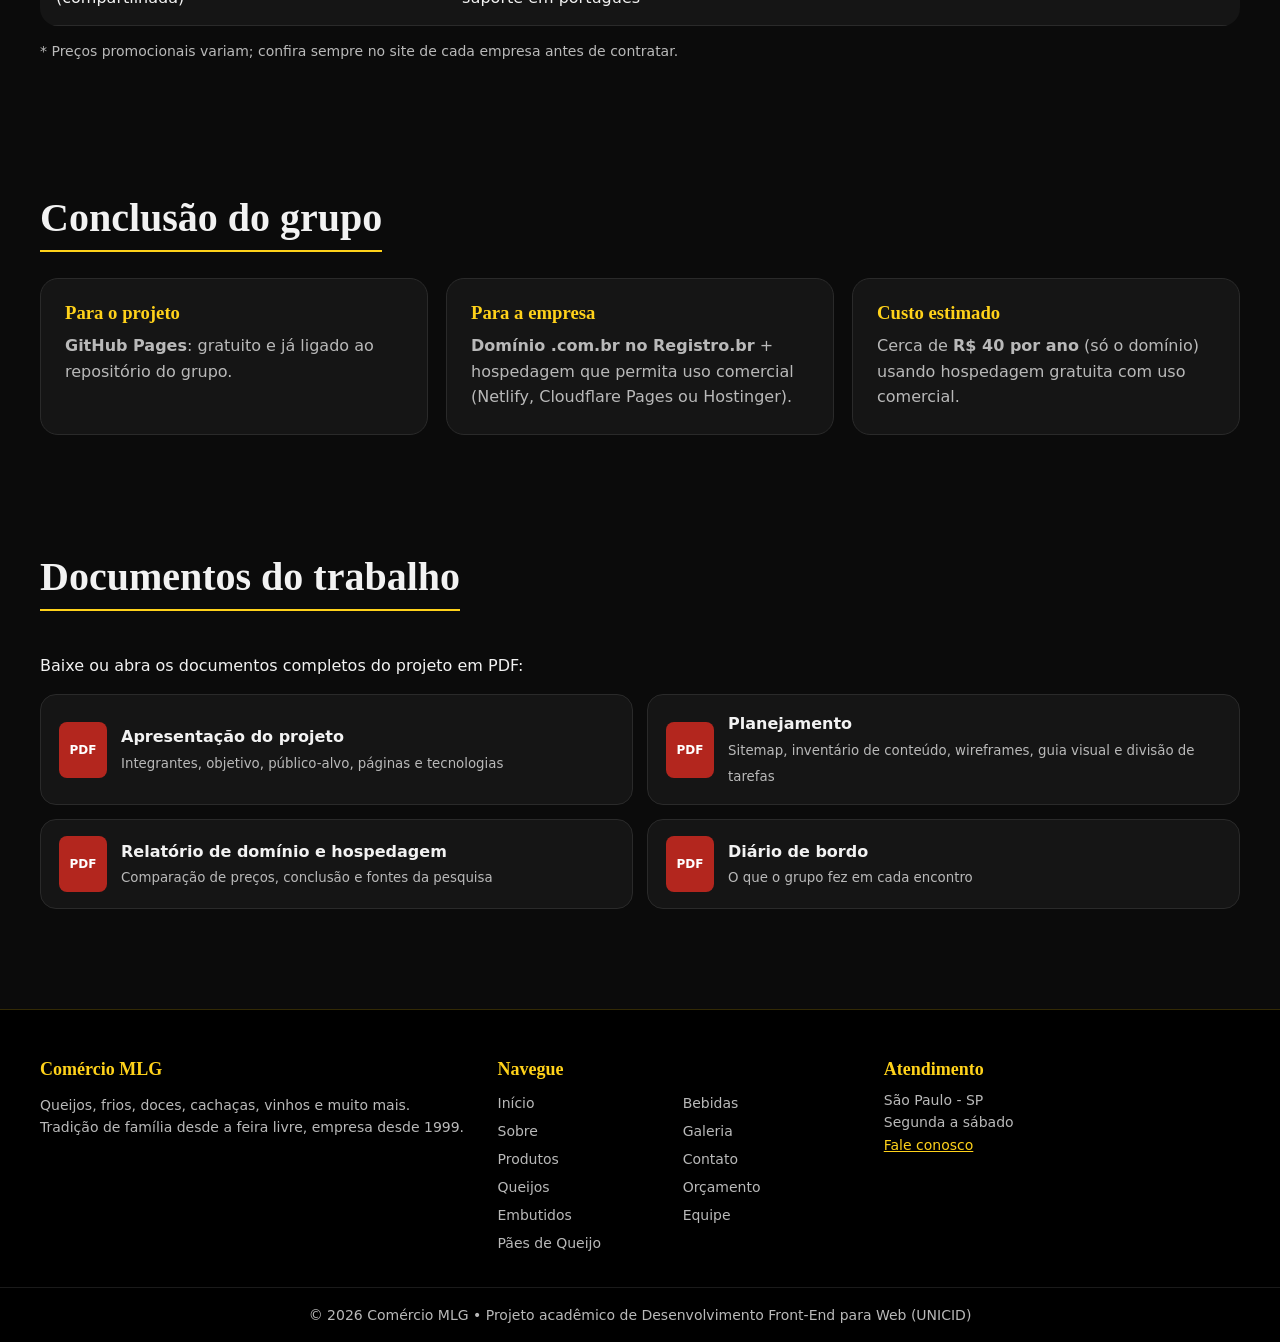
<file: orcamento.html>
<!DOCTYPE html>
<html lang="pt-BR">
<head>
  <meta charset="UTF-8">
  <meta name="viewport" content="width=device-width, initial-scale=1.0">
  <meta name="description" content="Pesquisa de domínio e hospedagem para o site da Comércio MLG.">
  <title>Orçamento | Comércio MLG</title>
  <link rel="icon" href="img/site/logo.png">
  <link rel="stylesheet" href="css/style.css">
</head>
<body>
  <a class="pular" href="#conteudo">Pular para o conteúdo</a>
  <header class="topo">
    <div class="topo-in">
      <a class="marca" href="index.html"><img src="img/site/logo.png" alt="Logo Comércio MLG" width="64" height="64"><span>Comércio <b>MLG</b></span></a>
      <button class="menu-btn" aria-label="Abrir menu" aria-expanded="false" aria-controls="menu">☰</button>
      <nav id="menu" aria-label="Menu principal"><ul><li><a href="index.html">Início</a></li><li><a href="sobre.html">Sobre</a></li><li><a href="produtos.html">Produtos</a></li><li><a href="queijos.html">Queijos</a></li><li><a href="embutidos.html">Embutidos</a></li><li><a href="paes-de-queijo.html">Pães de Queijo</a></li><li><a href="bebidas.html">Bebidas</a></li><li><a href="galeria.html">Galeria</a></li><li><a href="contato.html">Contato</a></li><li><a href="orcamento.html" aria-current="page">Orçamento</a></li><li><a href="equipe.html">Equipe</a></li></ul></nav>
    </div>
  </header>
  <main id="conteudo">
    <section class="hero-int" style="background-image:linear-gradient(90deg,#000e,#0007),url('img/site/hero.jpg')">
      <div class="wrap"><p class="eyebrow">Comércio MLG • desde 1999</p><h1>Orçamento</h1><p>Pesquisa de domínio e hospedagem para colocar o site no ar.</p></div>
    </section>
    <section class="secao wrap" aria-labelledby="dom">
      <h2 id="dom" class="titulo">Domínio</h2>
      <p>Sugestão de endereço: <strong>comerciomlg.com.br</strong>. Para usar <em>.com.br</em> é preciso ter CPF ou CNPJ brasileiro.</p>
      <div class="tabela-wrap">
      <table>
        <caption>Comparação de preços de domínio (valores de referência pesquisados em nov/2026)</caption>
        <thead><tr><th scope="col">Registrador</th><th scope="col">Extensão</th><th scope="col">Preço aproximado</th><th scope="col">Observação</th></tr></thead>
        <tbody>
          <tr><td>Registro.br</td><td>.com.br</td><td>cerca de R$ 40/ano</td><td>Órgão oficial dos domínios .br</td></tr>
          <tr><td>HostGator</td><td>.com.br</td><td>R$ 39,99 no 1º ano</td><td>Grátis no 1º ano em planos anuais de hospedagem</td></tr>
          <tr><td>GoDaddy</td><td>.com.br</td><td>cerca de R$ 30/ano</td><td>Renovação costuma ser mais cara</td></tr>
          <tr><td>HostGator</td><td>.com</td><td>R$ 49,99 no 1º ano</td><td>Extensão internacional</td></tr>
        </tbody>
      </table>
      </div>
    </section>

    <section class="secao wrap" aria-labelledby="host">
      <h2 id="host" class="titulo">Hospedagem</h2>
      <div class="tabela-wrap">
      <table>
        <caption>Comparação de hospedagens</caption>
        <thead><tr><th scope="col">Serviço</th><th scope="col">Preço</th><th scope="col">Pontos fortes</th><th scope="col">Limitações</th></tr></thead>
        <tbody>
          <tr><td>GitHub Pages</td><td>Grátis</td><td>Integrado ao repositório do grupo, HTTPS, aceita domínio próprio</td><td>Só sites estáticos; não permite uso comercial (lojas, vendas)</td></tr>
          <tr><td>Netlify (Free)</td><td>Grátis</td><td>HTTPS, domínio próprio, uso comercial permitido</td><td>Cota mensal de uso; ao estourar, os projetos são pausados</td></tr>
          <tr><td>Cloudflare Pages</td><td>Grátis</td><td>Banda ilimitada para sites estáticos, uso comercial permitido</td><td>Limite de 500 publicações por mês</td></tr>
          <tr><td>Hostinger (compartilhada)</td><td>a partir de R$ 9,99/mês*</td><td>E-mail profissional, SSL, suporte em português</td><td>Preço baixo só em contratos longos; renovação mais cara</td></tr>
          <tr><td>HostGator (compartilhada)</td><td>planos pagos*</td><td>Domínio grátis no 1º ano em planos anuais, suporte em português</td><td>Renovação mais cara que o 1º ano</td></tr>
        </tbody>
      </table>
      </div>
      <p class="obs">* Preços promocionais variam; confira sempre no site de cada empresa antes de contratar.</p>
    </section>

    <section class="secao wrap" aria-labelledby="conc">
      <h2 id="conc" class="titulo">Conclusão do grupo</h2>
      <div class="grade-3">
        <article class="valor"><h3>Para o projeto</h3><p><strong>GitHub Pages</strong>: gratuito e já ligado ao repositório do grupo.</p></article>
        <article class="valor"><h3>Para a empresa</h3><p><strong>Domínio .com.br no Registro.br</strong> + hospedagem que permita uso comercial (Netlify, Cloudflare Pages ou Hostinger).</p></article>
        <article class="valor"><h3>Custo estimado</h3><p>Cerca de <strong>R$ 40 por ano</strong> (só o domínio) usando hospedagem gratuita com uso comercial.</p></article>
      </div>
    </section>
    <section class="secao wrap" aria-labelledby="docs-t">
      <h2 id="docs-t" class="titulo">Documentos do trabalho</h2>
      <p>Baixe ou abra os documentos completos do projeto em PDF:</p>
      <div class="grade-docs">
        <a class="doc" href="docs/01_Apresentacao_do_Projeto.pdf" target="_blank" rel="noopener"><span class="doc-ic" aria-hidden="true">PDF</span><span><strong>Apresentação do projeto</strong><small>Integrantes, objetivo, público-alvo, páginas e tecnologias</small></span></a>
        <a class="doc" href="docs/02_Planejamento.pdf" target="_blank" rel="noopener"><span class="doc-ic" aria-hidden="true">PDF</span><span><strong>Planejamento</strong><small>Sitemap, inventário de conteúdo, wireframes, guia visual e divisão de tarefas</small></span></a>
        <a class="doc" href="docs/03_Relatorio_Dominio_e_Hospedagem.pdf" target="_blank" rel="noopener"><span class="doc-ic" aria-hidden="true">PDF</span><span><strong>Relatório de domínio e hospedagem</strong><small>Comparação de preços, conclusão e fontes da pesquisa</small></span></a>
        <a class="doc" href="docs/04_Diario_de_Bordo.pdf" target="_blank" rel="noopener"><span class="doc-ic" aria-hidden="true">PDF</span><span><strong>Diário de bordo</strong><small>O que o grupo fez em cada encontro</small></span></a>
      </div>
    </section>
  </main>
  <footer class="rodape">
    <div class="rodape-in">
      <section>
        <h2>Comércio MLG</h2>
        <p>Queijos, frios, doces, cachaças, vinhos e muito mais. Tradição de família desde a feira livre, empresa desde 1999.</p>
      </section>
      <nav aria-label="Links do rodapé">
        <h2>Navegue</h2>
        <ul><li><a href="index.html">Início</a></li><li><a href="sobre.html">Sobre</a></li><li><a href="produtos.html">Produtos</a></li><li><a href="queijos.html">Queijos</a></li><li><a href="embutidos.html">Embutidos</a></li><li><a href="paes-de-queijo.html">Pães de Queijo</a></li><li><a href="bebidas.html">Bebidas</a></li><li><a href="galeria.html">Galeria</a></li><li><a href="contato.html">Contato</a></li><li><a href="orcamento.html" aria-current="page">Orçamento</a></li><li><a href="equipe.html">Equipe</a></li></ul>
      </nav>
      <section>
        <h2>Atendimento</h2>
        <address>São Paulo - SP<br>Segunda a sábado<br><a href="contato.html">Fale conosco</a></address>
      </section>
    </div>
    <p class="copy">© 2026 Comércio MLG • Projeto acadêmico de Desenvolvimento Front-End para Web (UNICID)</p>
  </footer>
  <script src="js/script.js"></script>
</body>
</html>
</file>
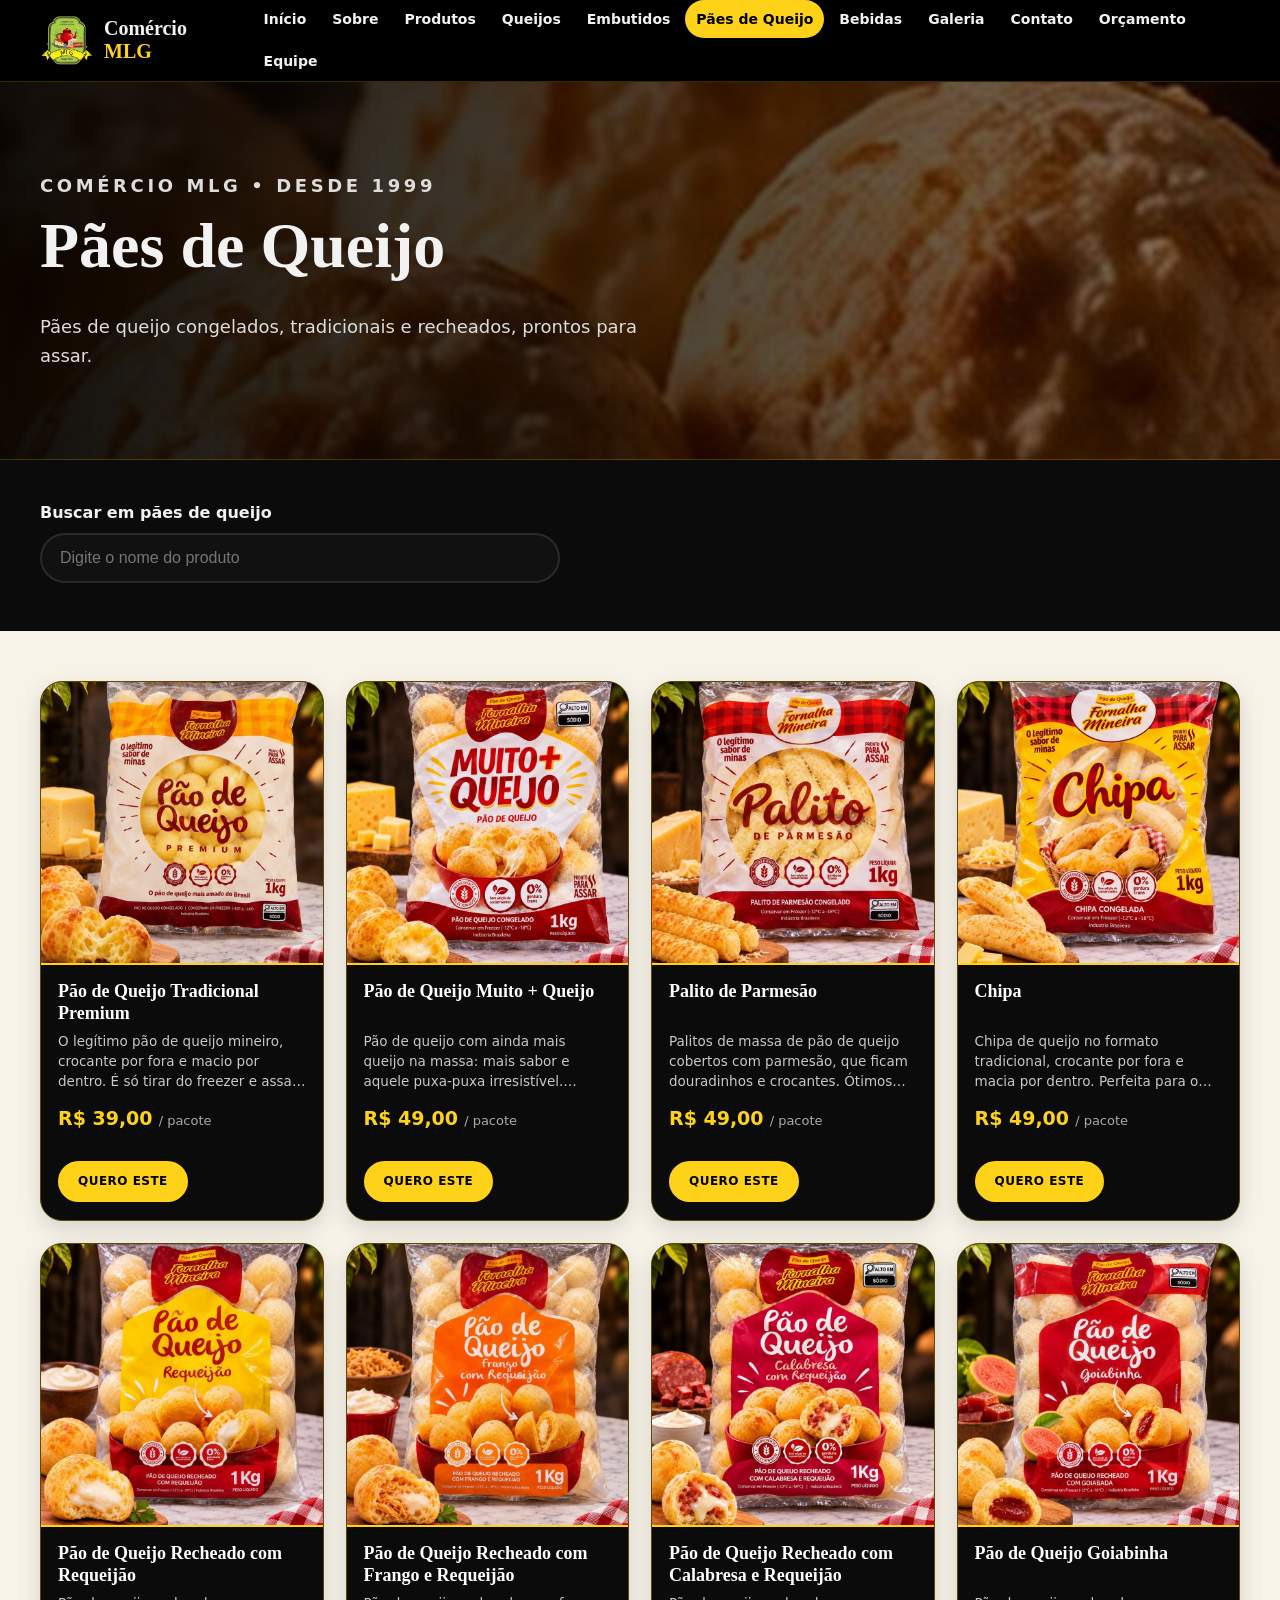
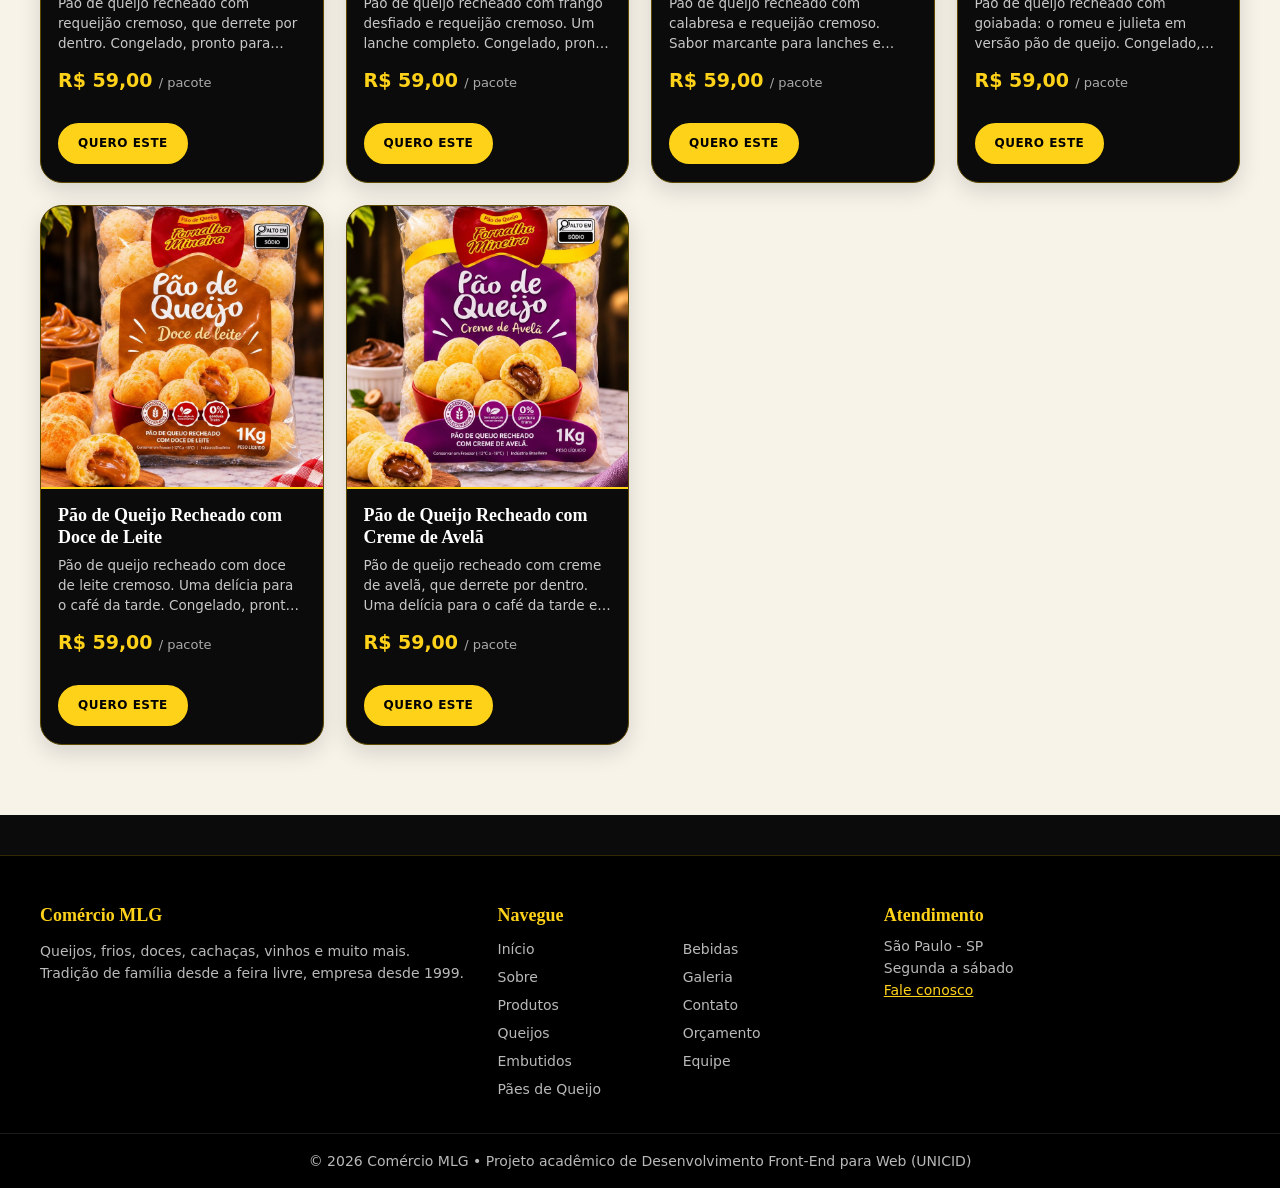
<file: paes-de-queijo.html>
<!DOCTYPE html>
<html lang="pt-BR">
<head>
  <meta charset="UTF-8">
  <meta name="viewport" content="width=device-width, initial-scale=1.0">
  <meta name="description" content="Pães de queijo congelados, tradicionais e recheados, prontos para assar.">
  <title>Pães de Queijo | Comércio MLG</title>
  <link rel="icon" href="img/site/logo.png">
  <link rel="stylesheet" href="css/style.css">
</head>
<body>
  <a class="pular" href="#conteudo">Pular para o conteúdo</a>
  <header class="topo">
    <div class="topo-in">
      <a class="marca" href="index.html"><img src="img/site/logo.png" alt="Logo Comércio MLG" width="64" height="64"><span>Comércio <b>MLG</b></span></a>
      <button class="menu-btn" aria-label="Abrir menu" aria-expanded="false" aria-controls="menu">☰</button>
      <nav id="menu" aria-label="Menu principal"><ul><li><a href="index.html">Início</a></li><li><a href="sobre.html">Sobre</a></li><li><a href="produtos.html">Produtos</a></li><li><a href="queijos.html">Queijos</a></li><li><a href="embutidos.html">Embutidos</a></li><li><a href="paes-de-queijo.html" aria-current="page">Pães de Queijo</a></li><li><a href="bebidas.html">Bebidas</a></li><li><a href="galeria.html">Galeria</a></li><li><a href="contato.html">Contato</a></li><li><a href="orcamento.html">Orçamento</a></li><li><a href="equipe.html">Equipe</a></li></ul></nav>
    </div>
  </header>
  <main id="conteudo">
    <section class="hero-int" style="background-image:linear-gradient(90deg,#000e,#0007),url('img/site/cat-paes.jpg')">
      <div class="wrap"><p class="eyebrow">Comércio MLG • desde 1999</p><h1>Pães de Queijo</h1><p>Pães de queijo congelados, tradicionais e recheados, prontos para assar.</p></div>
    </section>
    <section class="wrap busca-box">
      <label for="busca">Buscar em pães de queijo</label>
      <input type="search" id="busca" placeholder="Digite o nome do produto" autocomplete="off">
      <p id="busca-info" class="busca-info" aria-live="polite"></p>
    </section>
    <section class="produtos" aria-label="Lista de pães de queijo"><div class="wrap">
      <div class="grade">
      <article class="card" data-busca="pão de queijo tradicional premium pao de queijo congelado fornalha mineira tradicional premium">
        <figure><img src="img/produtos/pao-queijo-tradicional.jpg" alt="Pão de Queijo Tradicional Premium" loading="lazy" width="900" height="900"></figure>
        <div class="card-txt">
          <h2 class="card-nome">Pão de Queijo Tradicional Premium</h2>
          <p class="card-desc">O legítimo pão de queijo mineiro, crocante por fora e macio por dentro. É só tirar do freezer e assar. Congelado, pronto para assar. Fornalha Mineira.</p>
          <p class="preco"><strong>R$ 39,00</strong> <span>/ pacote</span></p>
          <a class="btn btn-sm" href="contato.html?produto=Pão de Queijo Tradicional Premium">Quero este</a>
        </div>
      </article>
      <article class="card" data-busca="pão de queijo muito + queijo pao de queijo congelado fornalha mineira muito mais queijo">
        <figure><img src="img/produtos/pao-queijo-muito-queijo.jpg" alt="Pão de Queijo Muito + Queijo" loading="lazy" width="900" height="900"></figure>
        <div class="card-txt">
          <h2 class="card-nome">Pão de Queijo Muito + Queijo</h2>
          <p class="card-desc">Pão de queijo com ainda mais queijo na massa: mais sabor e aquele puxa-puxa irresistível. Congelado, pronto para assar. Fornalha Mineira.</p>
          <p class="preco"><strong>R$ 49,00</strong> <span>/ pacote</span></p>
          <a class="btn btn-sm" href="contato.html?produto=Pão de Queijo Muito + Queijo">Quero este</a>
        </div>
      </article>
      <article class="card" data-busca="palito de parmesão pao de queijo congelado fornalha mineira palito parmesao">
        <figure><img src="img/produtos/palito-parmesao.jpg" alt="Palito de Parmesão" loading="lazy" width="900" height="900"></figure>
        <div class="card-txt">
          <h2 class="card-nome">Palito de Parmesão</h2>
          <p class="card-desc">Palitos de massa de pão de queijo cobertos com parmesão, que ficam douradinhos e crocantes. Ótimos para petiscos e café. Congelado, pronto para assar. Fornalha Mineira.</p>
          <p class="preco"><strong>R$ 49,00</strong> <span>/ pacote</span></p>
          <a class="btn btn-sm" href="contato.html?produto=Palito de Parmesão">Quero este</a>
        </div>
      </article>
      <article class="card" data-busca="chipa pao de queijo congelado fornalha mineira chipa">
        <figure><img src="img/produtos/chipa.jpg" alt="Chipa" loading="lazy" width="900" height="900"></figure>
        <div class="card-txt">
          <h2 class="card-nome">Chipa</h2>
          <p class="card-desc">Chipa de queijo no formato tradicional, crocante por fora e macia por dentro. Perfeita para o café da tarde. Congelado, pronto para assar. Fornalha Mineira.</p>
          <p class="preco"><strong>R$ 49,00</strong> <span>/ pacote</span></p>
          <a class="btn btn-sm" href="contato.html?produto=Chipa">Quero este</a>
        </div>
      </article>
      <article class="card" data-busca="pão de queijo recheado com requeijão pao de queijo congelado fornalha mineira recheado requeijao">
        <figure><img src="img/produtos/pao-queijo-requeijao.jpg" alt="Pão de Queijo Recheado com Requeijão" loading="lazy" width="900" height="900"></figure>
        <div class="card-txt">
          <h2 class="card-nome">Pão de Queijo Recheado com Requeijão</h2>
          <p class="card-desc">Pão de queijo recheado com requeijão cremoso, que derrete por dentro. Congelado, pronto para assar. Fornalha Mineira.</p>
          <p class="preco"><strong>R$ 59,00</strong> <span>/ pacote</span></p>
          <a class="btn btn-sm" href="contato.html?produto=Pão de Queijo Recheado com Requeijão">Quero este</a>
        </div>
      </article>
      <article class="card" data-busca="pão de queijo recheado com frango e requeijão pao de queijo congelado fornalha mineira recheado frango requeijao">
        <figure><img src="img/produtos/pao-queijo-frango-requeijao.jpg" alt="Pão de Queijo Recheado com Frango e Requeijão" loading="lazy" width="900" height="900"></figure>
        <div class="card-txt">
          <h2 class="card-nome">Pão de Queijo Recheado com Frango e Requeijão</h2>
          <p class="card-desc">Pão de queijo recheado com frango desfiado e requeijão cremoso. Um lanche completo. Congelado, pronto para assar. Fornalha Mineira.</p>
          <p class="preco"><strong>R$ 59,00</strong> <span>/ pacote</span></p>
          <a class="btn btn-sm" href="contato.html?produto=Pão de Queijo Recheado com Frango e Requeijão">Quero este</a>
        </div>
      </article>
      <article class="card" data-busca="pão de queijo recheado com calabresa e requeijão pao de queijo congelado fornalha mineira recheado calabresa requeijao">
        <figure><img src="img/produtos/pao-queijo-calabresa-requeijao.jpg" alt="Pão de Queijo Recheado com Calabresa e Requeijão" loading="lazy" width="900" height="900"></figure>
        <div class="card-txt">
          <h2 class="card-nome">Pão de Queijo Recheado com Calabresa e Requeijão</h2>
          <p class="card-desc">Pão de queijo recheado com calabresa e requeijão cremoso. Sabor marcante para lanches e festas. Congelado, pronto para assar. Fornalha Mineira.</p>
          <p class="preco"><strong>R$ 59,00</strong> <span>/ pacote</span></p>
          <a class="btn btn-sm" href="contato.html?produto=Pão de Queijo Recheado com Calabresa e Requeijão">Quero este</a>
        </div>
      </article>
      <article class="card" data-busca="pão de queijo goiabinha pao de queijo congelado fornalha mineira recheado goiabada goiabinha doce">
        <figure><img src="img/produtos/pao-queijo-goiabinha.jpg" alt="Pão de Queijo Goiabinha" loading="lazy" width="900" height="900"></figure>
        <div class="card-txt">
          <h2 class="card-nome">Pão de Queijo Goiabinha</h2>
          <p class="card-desc">Pão de queijo recheado com goiabada: o romeu e julieta em versão pão de queijo. Congelado, pronto para assar. Fornalha Mineira.</p>
          <p class="preco"><strong>R$ 59,00</strong> <span>/ pacote</span></p>
          <a class="btn btn-sm" href="contato.html?produto=Pão de Queijo Goiabinha">Quero este</a>
        </div>
      </article>
      <article class="card" data-busca="pão de queijo recheado com doce de leite pao de queijo congelado fornalha mineira recheado doce de leite">
        <figure><img src="img/produtos/pao-queijo-doce-de-leite.jpg" alt="Pão de Queijo Recheado com Doce de Leite" loading="lazy" width="900" height="900"></figure>
        <div class="card-txt">
          <h2 class="card-nome">Pão de Queijo Recheado com Doce de Leite</h2>
          <p class="card-desc">Pão de queijo recheado com doce de leite cremoso. Uma delícia para o café da tarde. Congelado, pronto para assar. Fornalha Mineira.</p>
          <p class="preco"><strong>R$ 59,00</strong> <span>/ pacote</span></p>
          <a class="btn btn-sm" href="contato.html?produto=Pão de Queijo Recheado com Doce de Leite">Quero este</a>
        </div>
      </article>
      <article class="card" data-busca="pão de queijo recheado com creme de avelã pao de queijo congelado fornalha mineira recheado creme de avela chocolate doce">
        <figure><img src="img/produtos/pao-queijo-avela.jpg" alt="Pão de Queijo Recheado com Creme de Avelã" loading="lazy" width="900" height="900"></figure>
        <div class="card-txt">
          <h2 class="card-nome">Pão de Queijo Recheado com Creme de Avelã</h2>
          <p class="card-desc">Pão de queijo recheado com creme de avelã, que derrete por dentro. Uma delícia para o café da tarde e a sobremesa. Congelado, pronto para assar. Fornalha Mineira.</p>
          <p class="preco"><strong>R$ 59,00</strong> <span>/ pacote</span></p>
          <a class="btn btn-sm" href="contato.html?produto=Pão de Queijo Recheado com Creme de Avelã">Quero este</a>
        </div>
      </article>
      </div>
    </div></section>
  </main>
  <footer class="rodape">
    <div class="rodape-in">
      <section>
        <h2>Comércio MLG</h2>
        <p>Queijos, frios, doces, cachaças, vinhos e muito mais. Tradição de família desde a feira livre, empresa desde 1999.</p>
      </section>
      <nav aria-label="Links do rodapé">
        <h2>Navegue</h2>
        <ul><li><a href="index.html">Início</a></li><li><a href="sobre.html">Sobre</a></li><li><a href="produtos.html">Produtos</a></li><li><a href="queijos.html">Queijos</a></li><li><a href="embutidos.html">Embutidos</a></li><li><a href="paes-de-queijo.html" aria-current="page">Pães de Queijo</a></li><li><a href="bebidas.html">Bebidas</a></li><li><a href="galeria.html">Galeria</a></li><li><a href="contato.html">Contato</a></li><li><a href="orcamento.html">Orçamento</a></li><li><a href="equipe.html">Equipe</a></li></ul>
      </nav>
      <section>
        <h2>Atendimento</h2>
        <address>São Paulo - SP<br>Segunda a sábado<br><a href="contato.html">Fale conosco</a></address>
      </section>
    </div>
    <p class="copy">© 2026 Comércio MLG • Projeto acadêmico de Desenvolvimento Front-End para Web (UNICID)</p>
  </footer>
  <script src="js/script.js"></script>
</body>
</html>
</file>
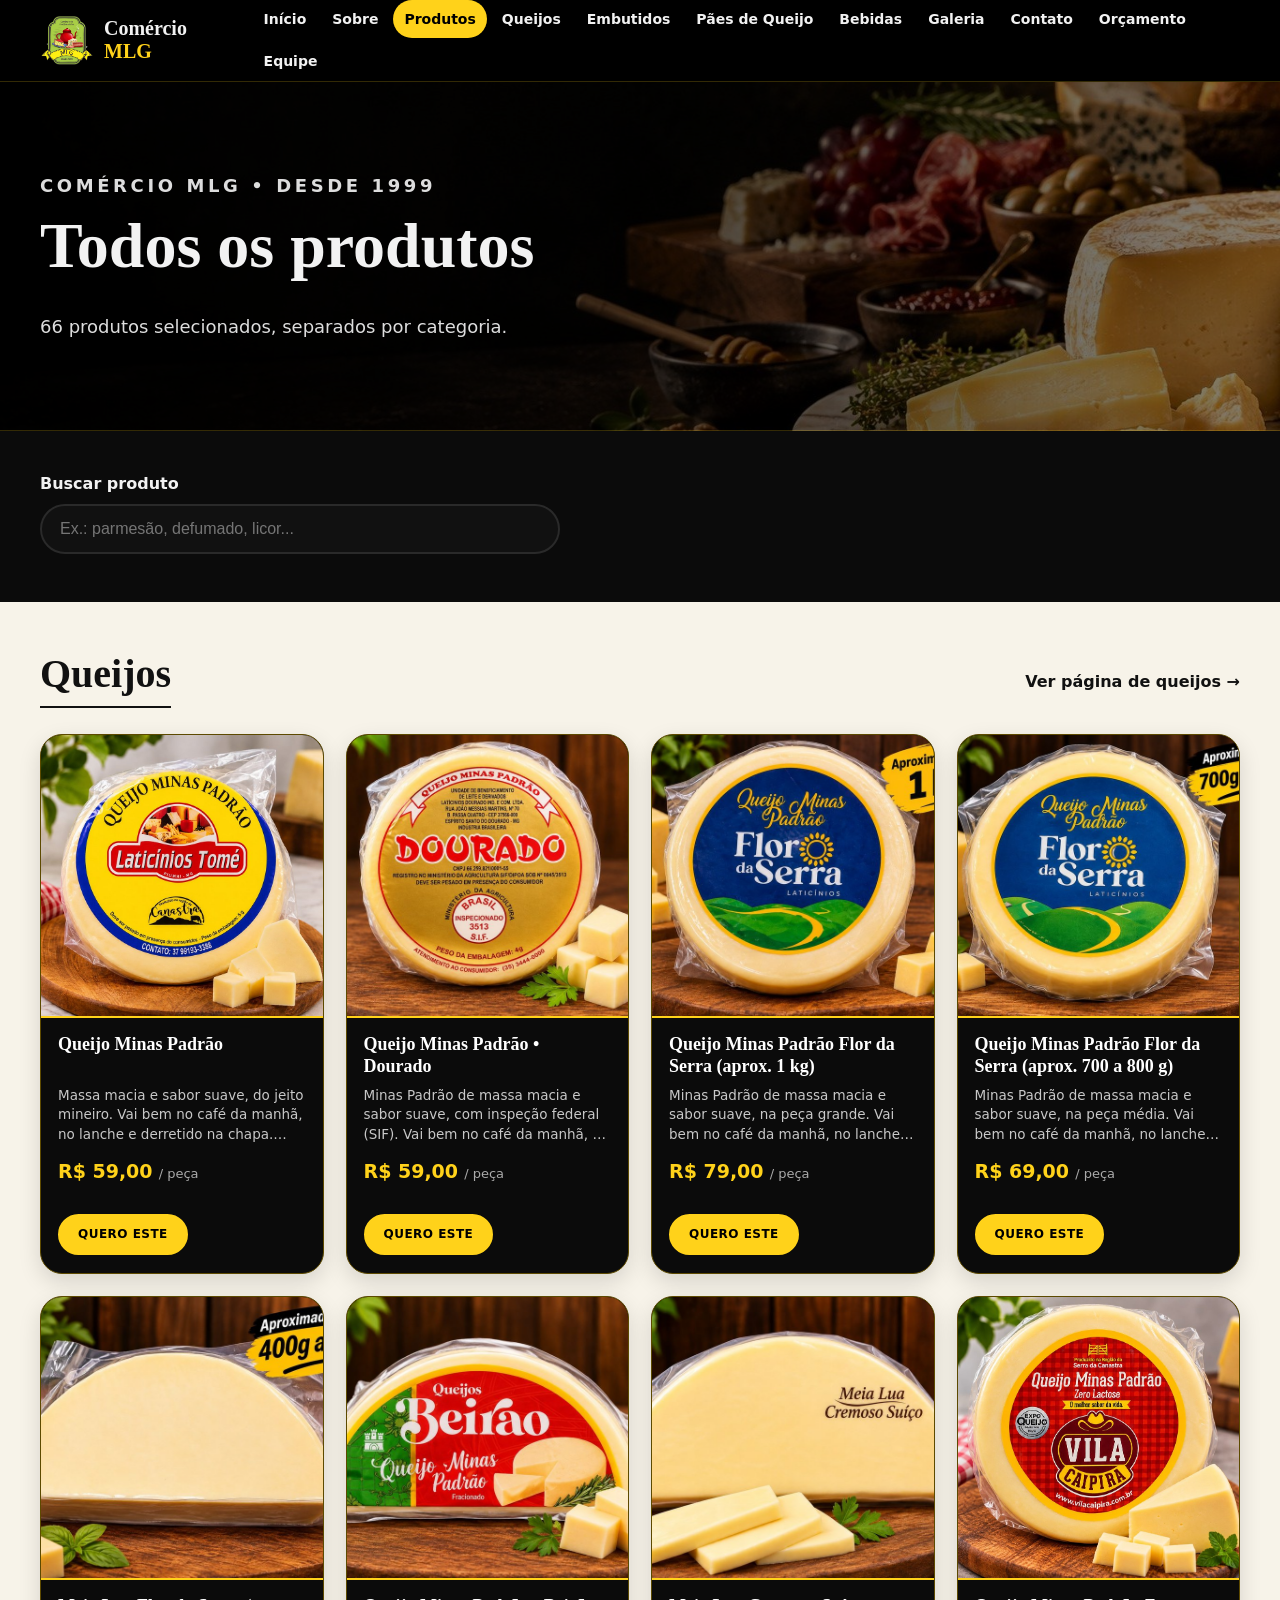
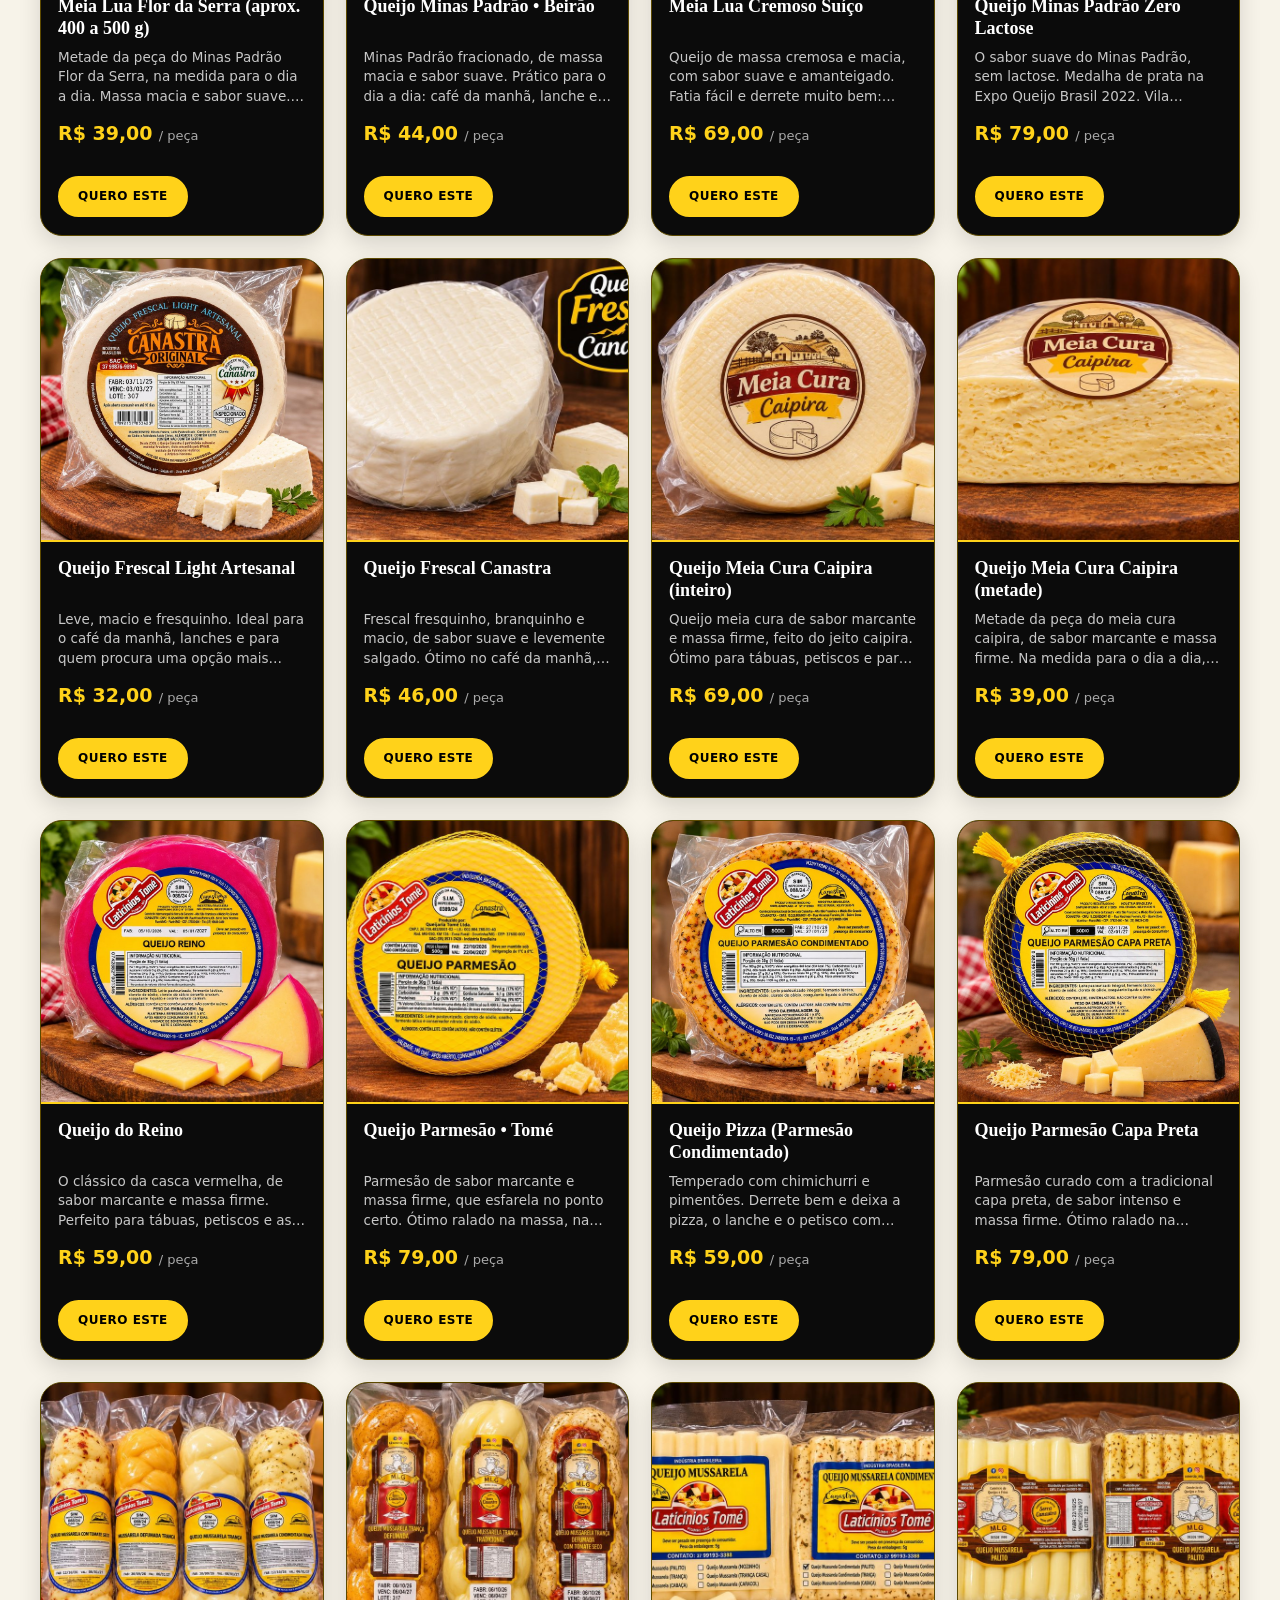
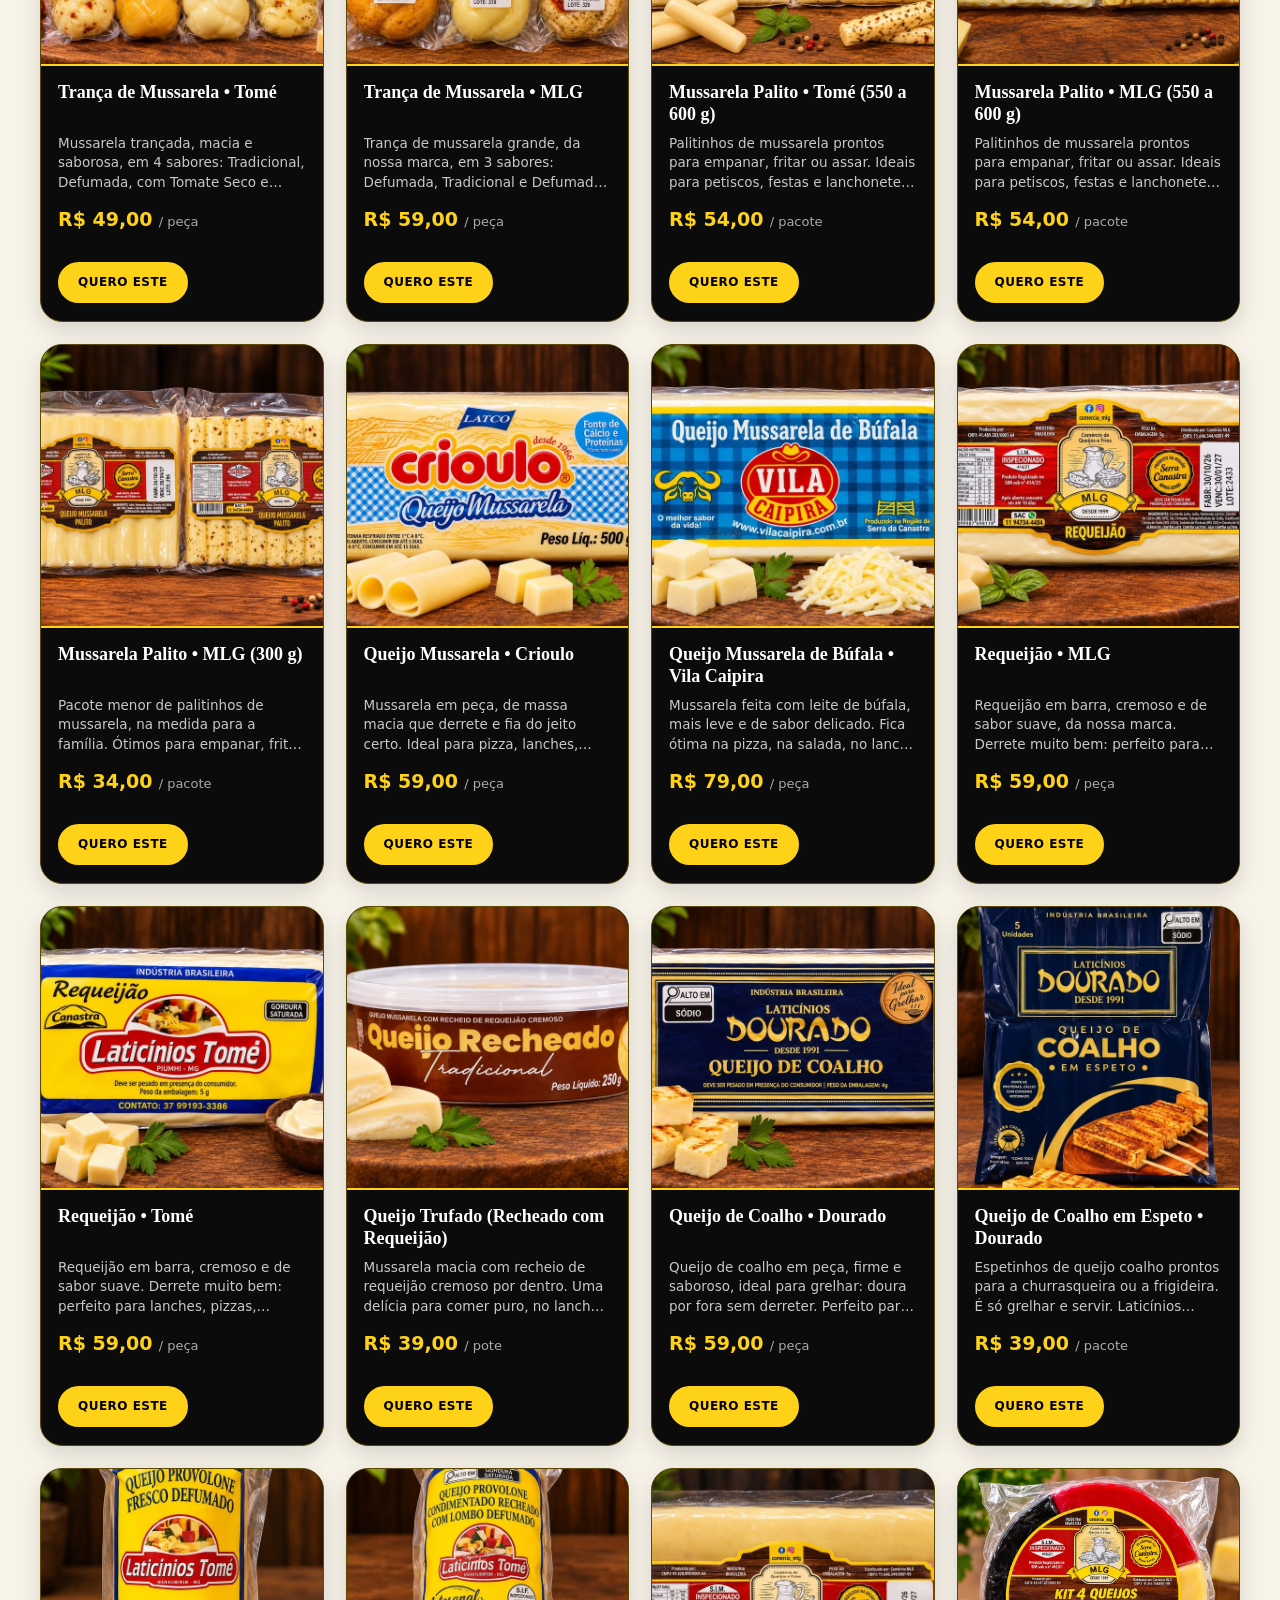
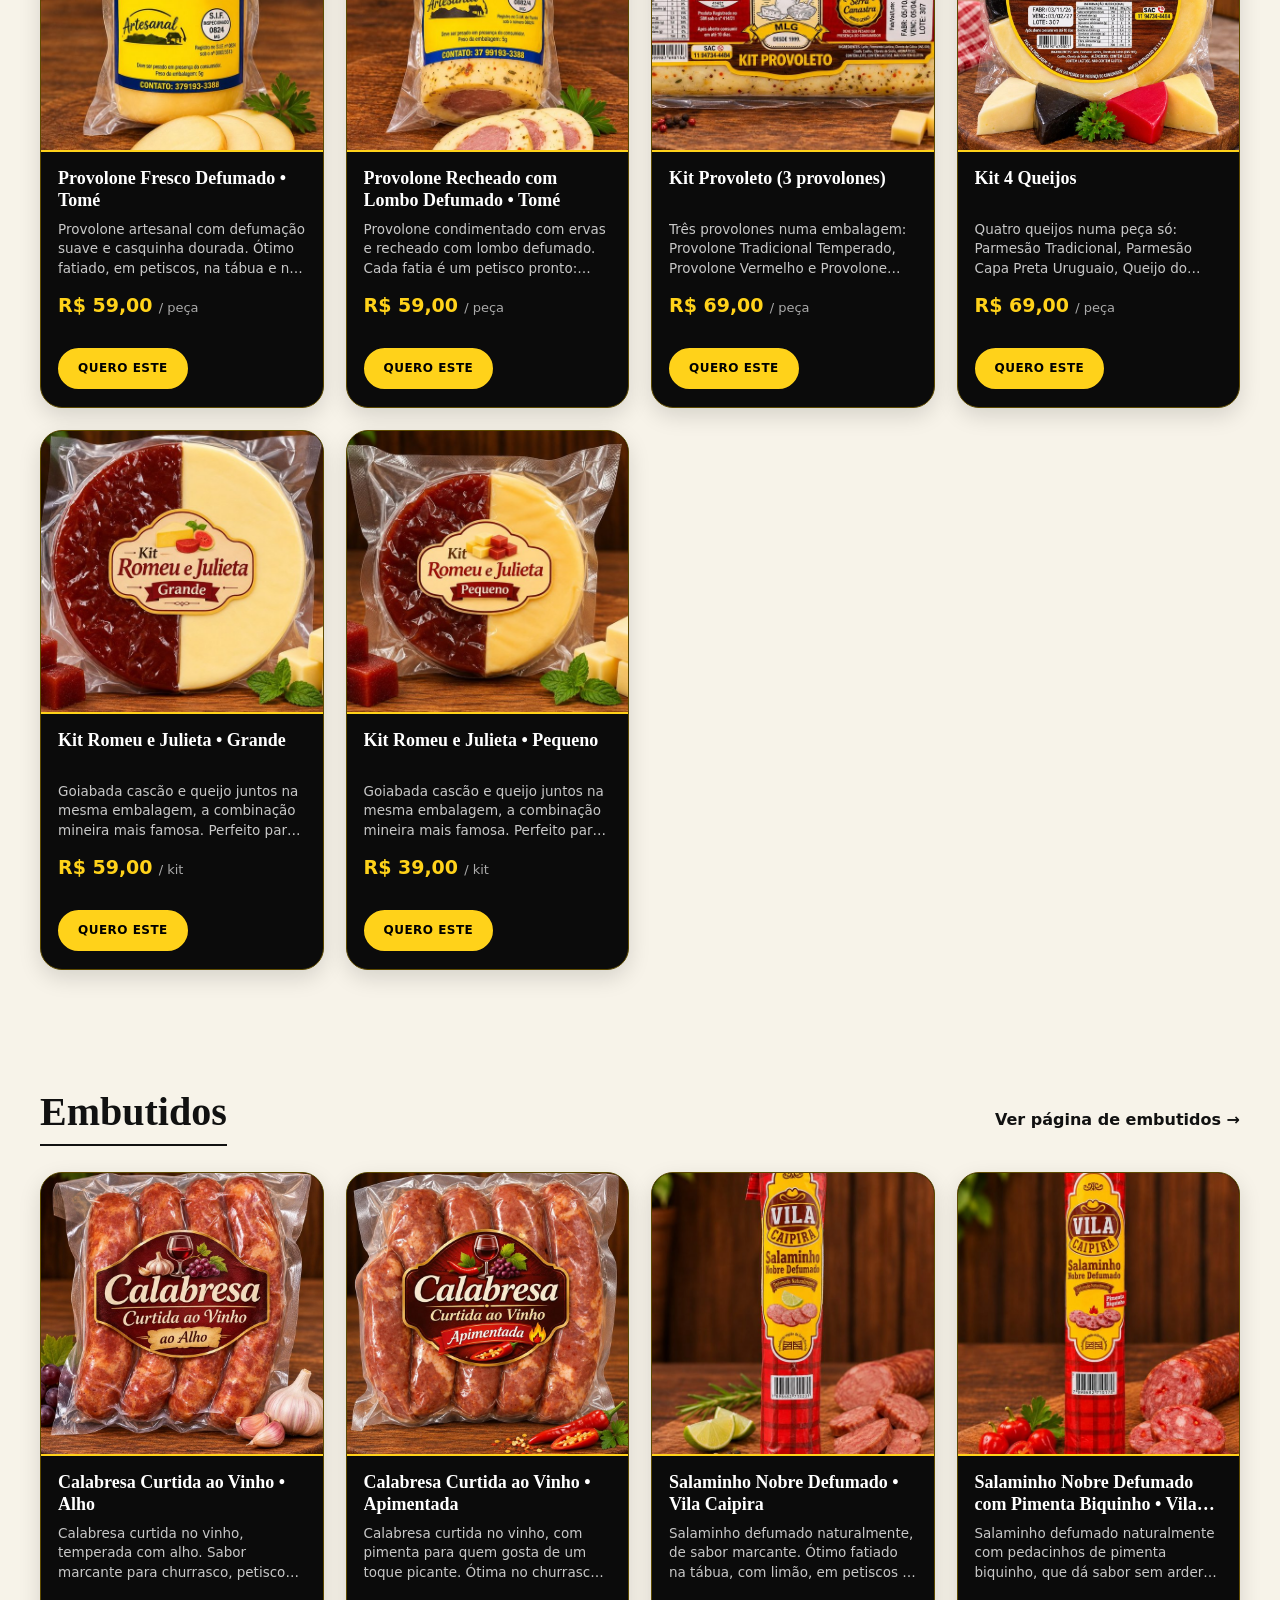
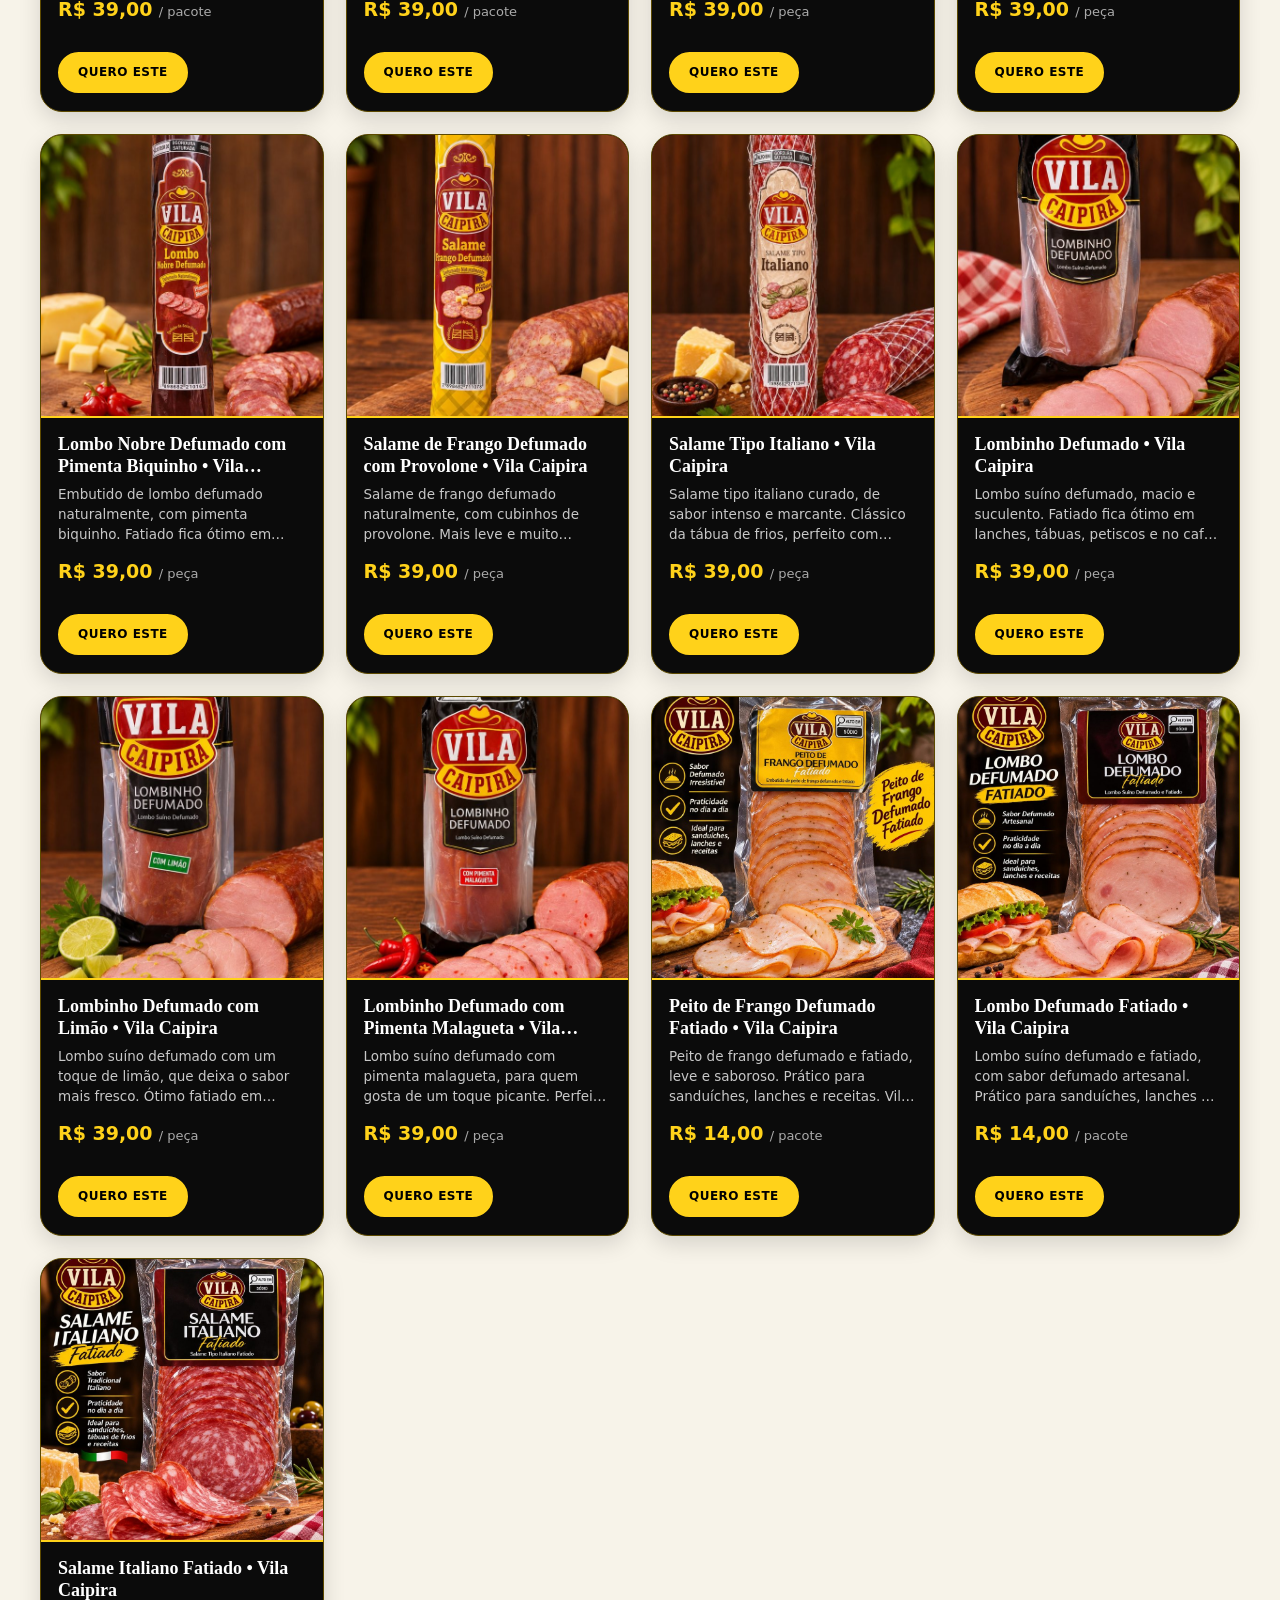
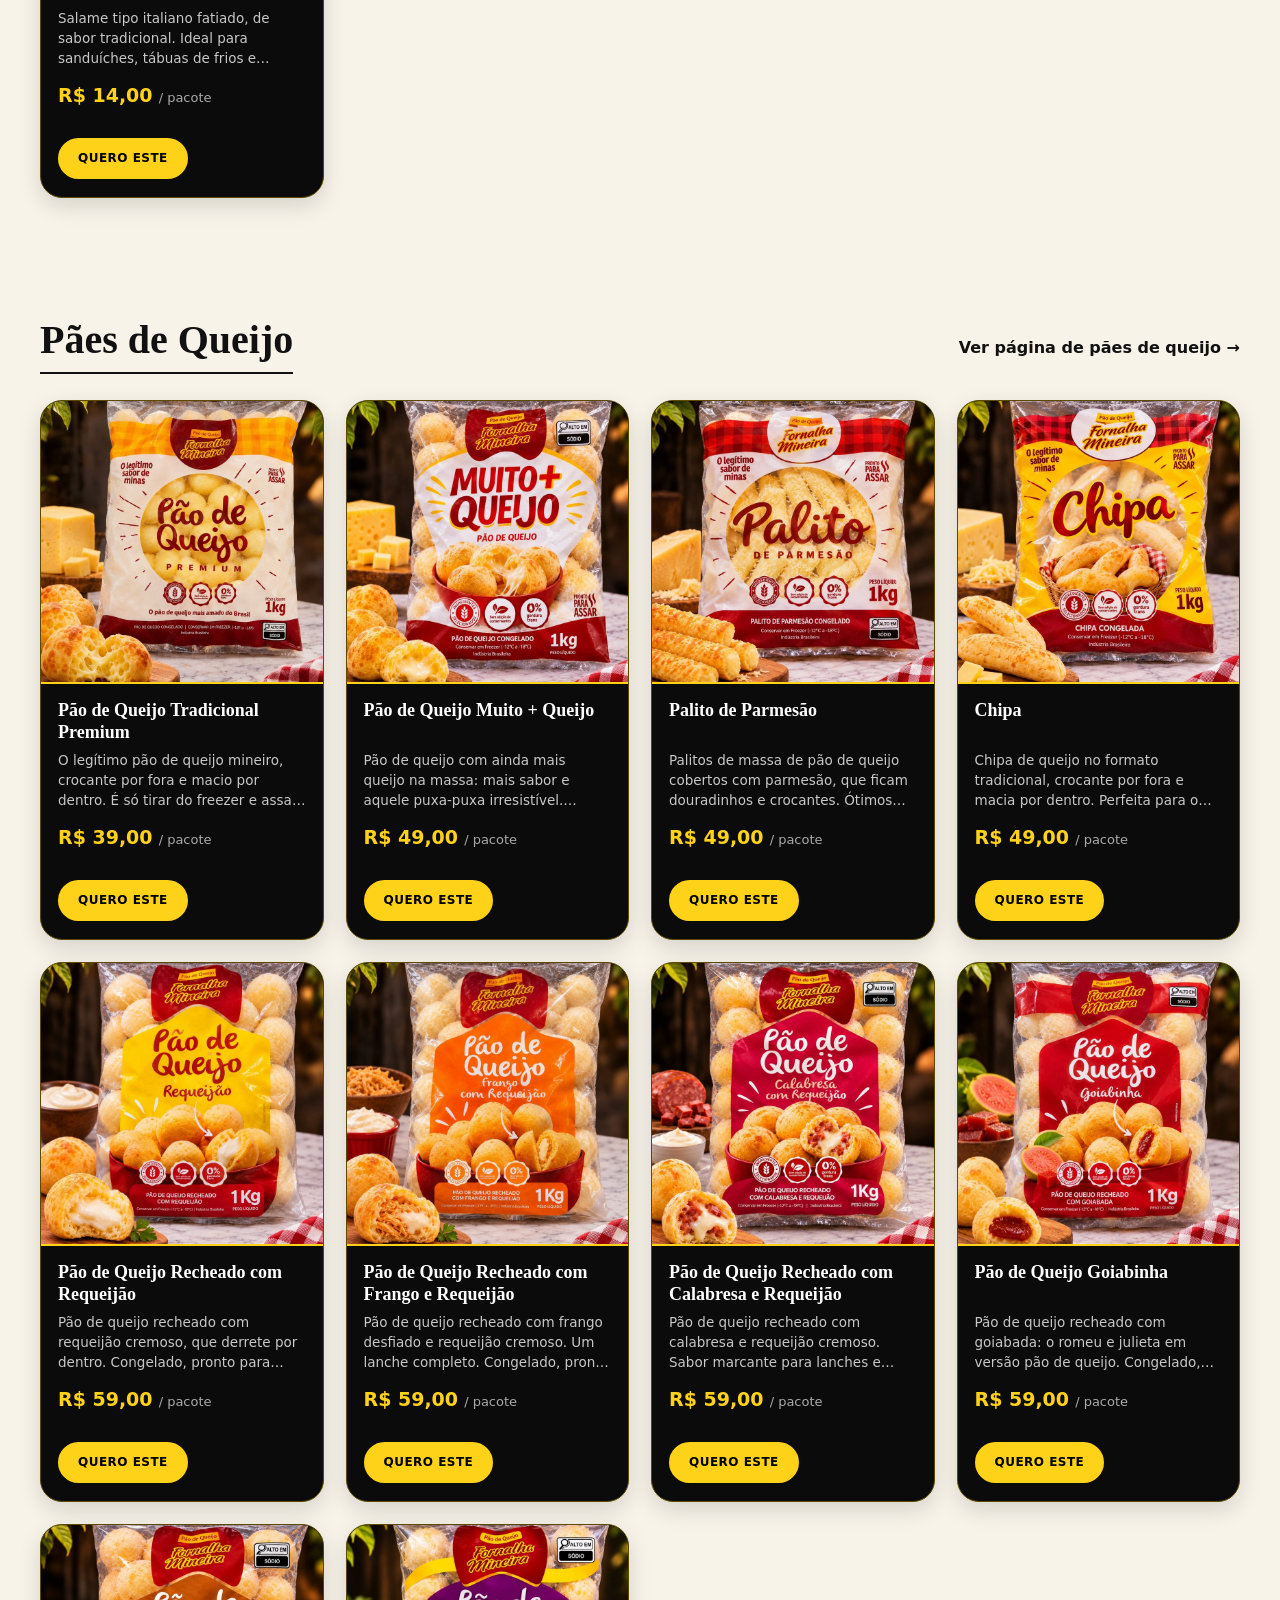
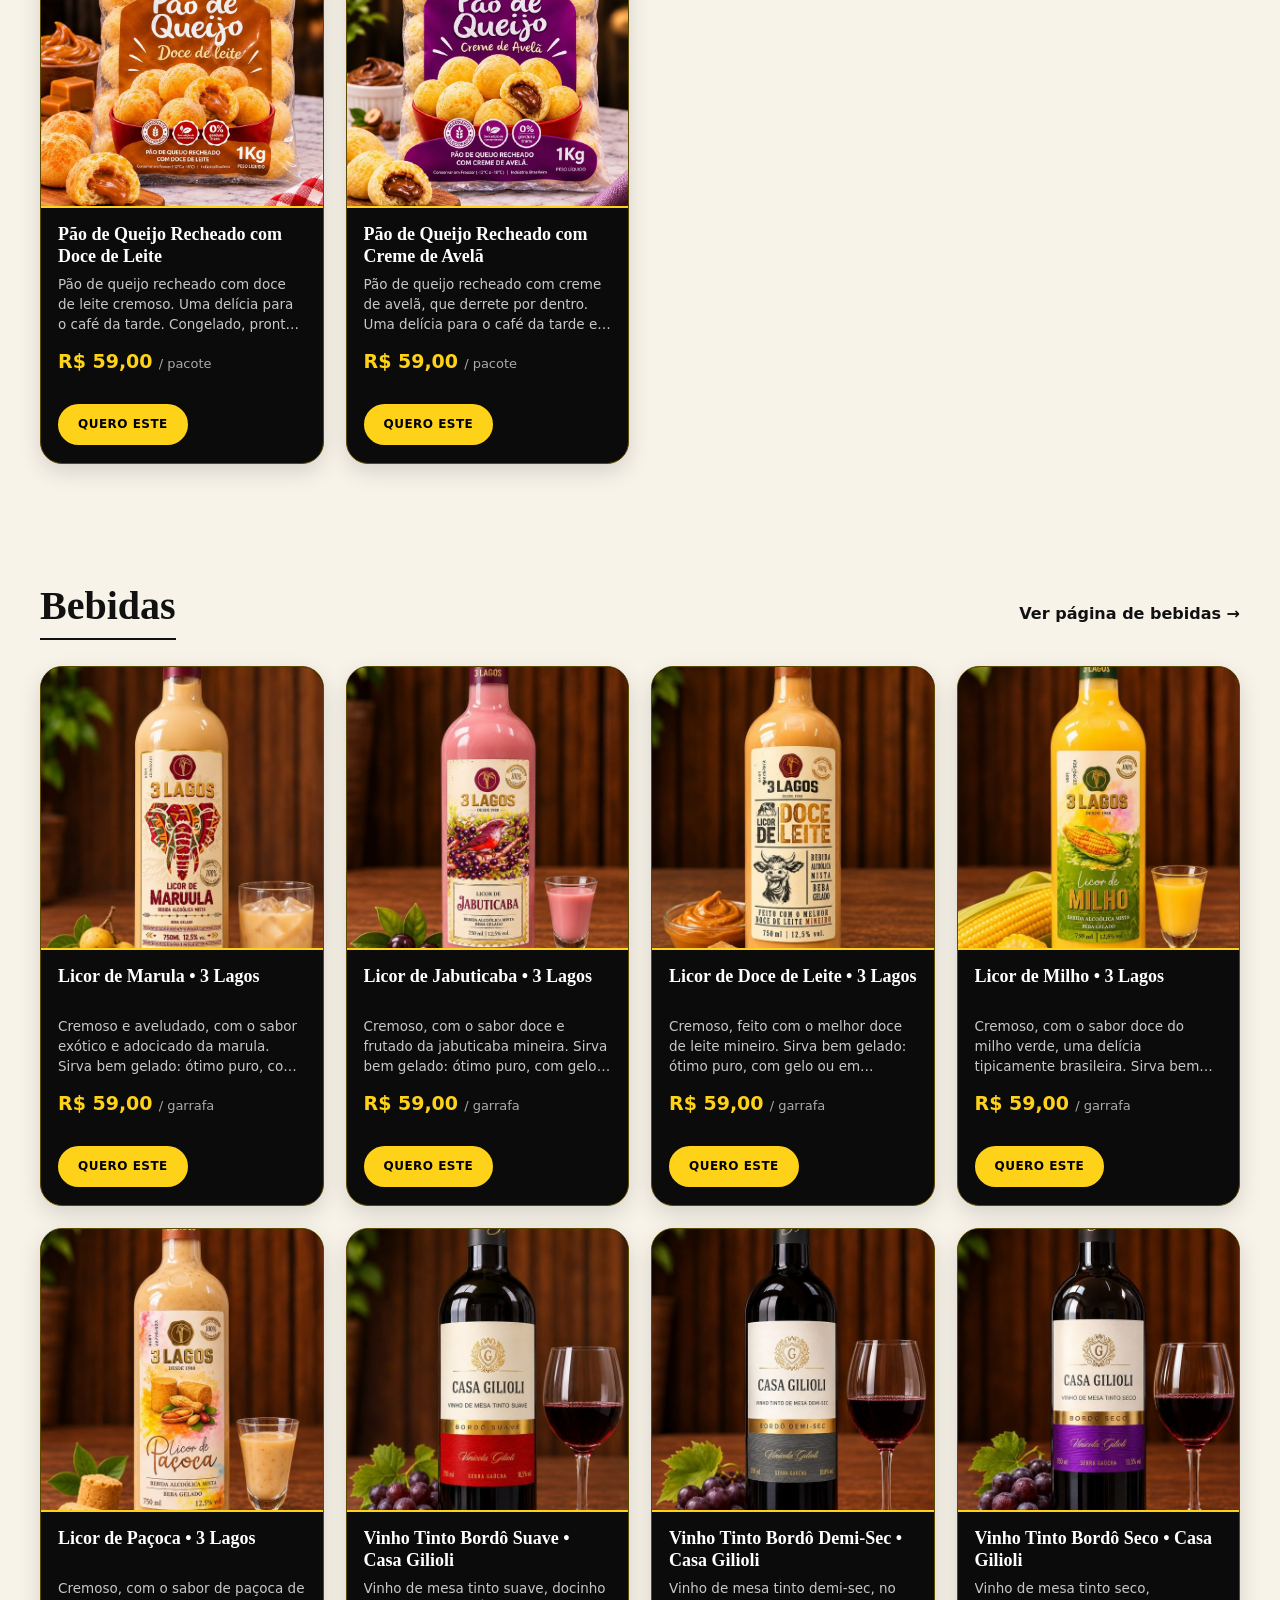
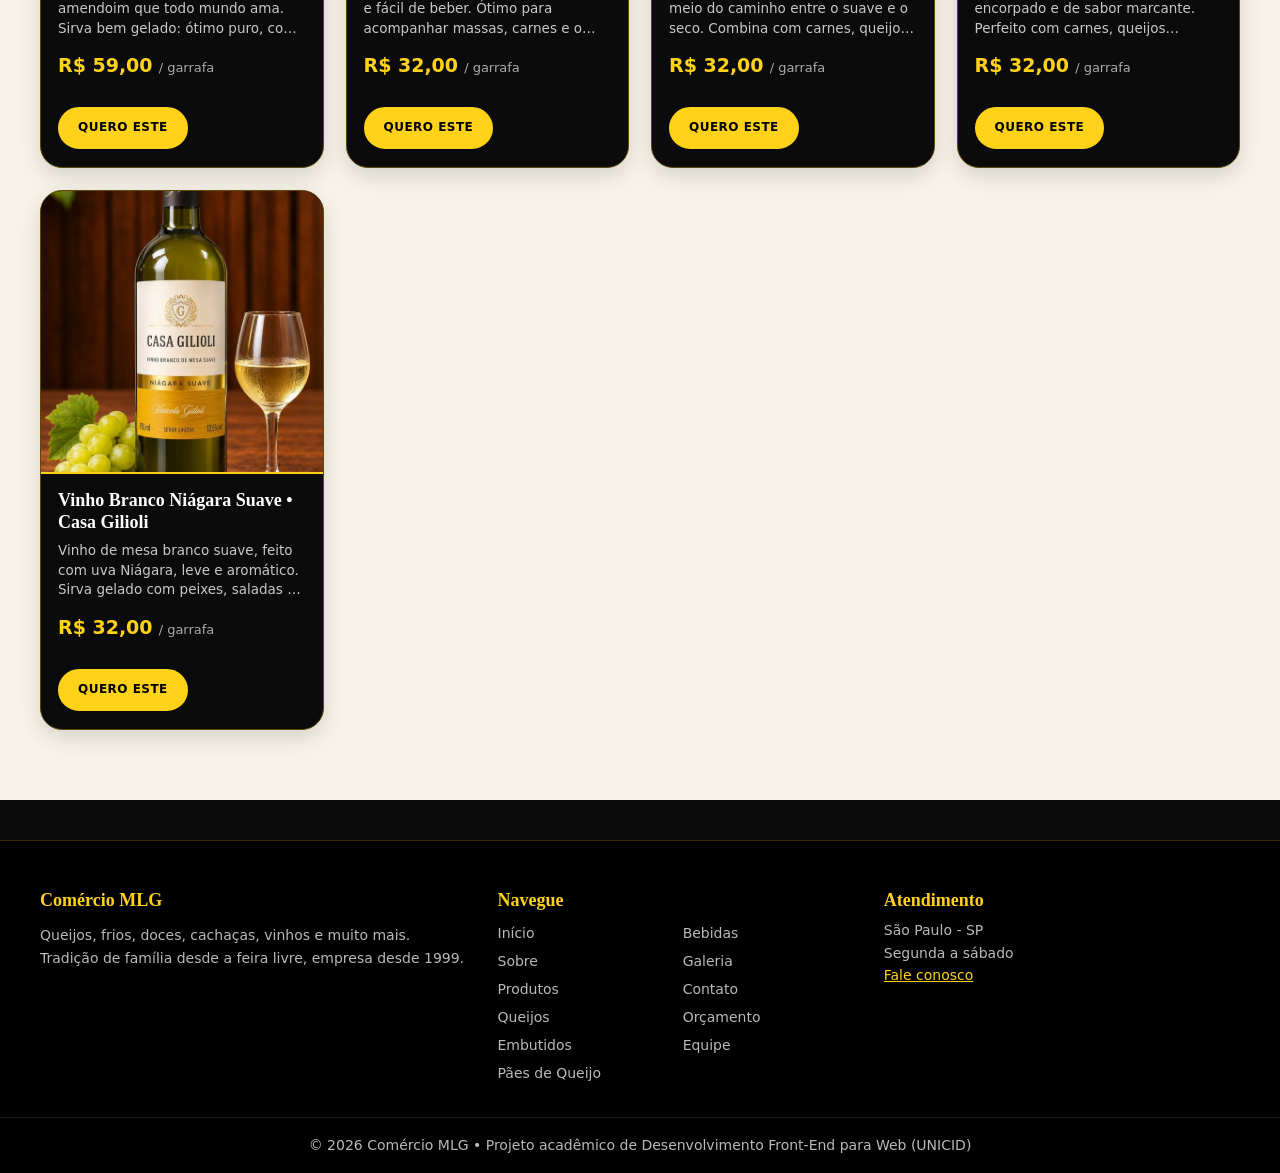
<file: produtos.html>
<!DOCTYPE html>
<html lang="pt-BR">
<head>
  <meta charset="UTF-8">
  <meta name="viewport" content="width=device-width, initial-scale=1.0">
  <meta name="description" content="Catálogo completo da Comércio MLG.">
  <title>Produtos | Comércio MLG</title>
  <link rel="icon" href="img/site/logo.png">
  <link rel="stylesheet" href="css/style.css">
</head>
<body>
  <a class="pular" href="#conteudo">Pular para o conteúdo</a>
  <header class="topo">
    <div class="topo-in">
      <a class="marca" href="index.html"><img src="img/site/logo.png" alt="Logo Comércio MLG" width="64" height="64"><span>Comércio <b>MLG</b></span></a>
      <button class="menu-btn" aria-label="Abrir menu" aria-expanded="false" aria-controls="menu">☰</button>
      <nav id="menu" aria-label="Menu principal"><ul><li><a href="index.html">Início</a></li><li><a href="sobre.html">Sobre</a></li><li><a href="produtos.html" aria-current="page">Produtos</a></li><li><a href="queijos.html">Queijos</a></li><li><a href="embutidos.html">Embutidos</a></li><li><a href="paes-de-queijo.html">Pães de Queijo</a></li><li><a href="bebidas.html">Bebidas</a></li><li><a href="galeria.html">Galeria</a></li><li><a href="contato.html">Contato</a></li><li><a href="orcamento.html">Orçamento</a></li><li><a href="equipe.html">Equipe</a></li></ul></nav>
    </div>
  </header>
  <main id="conteudo">
    <section class="hero-int" style="background-image:linear-gradient(90deg,#000e,#0007),url('img/site/hero.jpg')">
      <div class="wrap"><p class="eyebrow">Comércio MLG • desde 1999</p><h1>Todos os produtos</h1><p>66 produtos selecionados, separados por categoria.</p></div>
    </section>
    <section class="wrap busca-box">
      <label for="busca">Buscar produto</label>
      <input type="search" id="busca" placeholder="Ex.: parmesão, defumado, licor..." autocomplete="off">
      <p id="busca-info" class="busca-info" aria-live="polite"></p>
    </section>
    <section class="produtos" aria-labelledby="s-queijos"><div class="wrap">
      <div class="sec-head"><h2 id="s-queijos" class="titulo">Queijos</h2><a href="queijos.html">Ver página de queijos →</a></div>
      <div class="grade">
      <article class="card" data-busca="queijo minas padrão minas padrao cafe lanche tome canastra">
        <figure><img src="img/produtos/queijo-minas-padrao.jpg" alt="Queijo Minas Padrão" loading="lazy" width="900" height="900"></figure>
        <div class="card-txt">
          <h3 class="card-nome">Queijo Minas Padrão</h3>
          <p class="card-desc">Massa macia e sabor suave, do jeito mineiro. Vai bem no café da manhã, no lanche e derretido na chapa. Laticínios Tomé, Serra da Canastra (MG).</p>
          <p class="preco"><strong>R$ 59,00</strong> <span>/ peça</span></p>
          <a class="btn btn-sm" href="contato.html?produto=Queijo Minas Padrão">Quero este</a>
        </div>
      </article>
      <article class="card" data-busca="queijo minas padrão • dourado minas padrao dourado sif">
        <figure><img src="img/produtos/minas-padrao-dourado.jpg" alt="Queijo Minas Padrão • Dourado" loading="lazy" width="900" height="900"></figure>
        <div class="card-txt">
          <h3 class="card-nome">Queijo Minas Padrão • Dourado</h3>
          <p class="card-desc">Minas Padrão de massa macia e sabor suave, com inspeção federal (SIF). Vai bem no café da manhã, no lanche e derretido na chapa. Laticínios Dourado.</p>
          <p class="preco"><strong>R$ 59,00</strong> <span>/ peça</span></p>
          <a class="btn btn-sm" href="contato.html?produto=Queijo Minas Padrão • Dourado">Quero este</a>
        </div>
      </article>
      <article class="card" data-busca="queijo minas padrão flor da serra (aprox. 1 kg) minas padrao flor da serra 1kg grande">
        <figure><img src="img/produtos/minas-flor-da-serra-1kg.jpg" alt="Queijo Minas Padrão Flor da Serra (aprox. 1 kg)" loading="lazy" width="900" height="900"></figure>
        <div class="card-txt">
          <h3 class="card-nome">Queijo Minas Padrão Flor da Serra (aprox. 1 kg)</h3>
          <p class="card-desc">Minas Padrão de massa macia e sabor suave, na peça grande. Vai bem no café da manhã, no lanche e derretido na chapa. Flor da Serra Laticínios.</p>
          <p class="preco"><strong>R$ 79,00</strong> <span>/ peça</span></p>
          <a class="btn btn-sm" href="contato.html?produto=Queijo Minas Padrão Flor da Serra (aprox. 1 kg)">Quero este</a>
        </div>
      </article>
      <article class="card" data-busca="queijo minas padrão flor da serra (aprox. 700 a 800 g) minas padrao flor da serra 800g media">
        <figure><img src="img/produtos/minas-flor-da-serra-800g.jpg" alt="Queijo Minas Padrão Flor da Serra (aprox. 700 a 800 g)" loading="lazy" width="900" height="900"></figure>
        <div class="card-txt">
          <h3 class="card-nome">Queijo Minas Padrão Flor da Serra (aprox. 700 a 800 g)</h3>
          <p class="card-desc">Minas Padrão de massa macia e sabor suave, na peça média. Vai bem no café da manhã, no lanche e derretido na chapa. Flor da Serra Laticínios.</p>
          <p class="preco"><strong>R$ 69,00</strong> <span>/ peça</span></p>
          <a class="btn btn-sm" href="contato.html?produto=Queijo Minas Padrão Flor da Serra (aprox. 700 a 800 g)">Quero este</a>
        </div>
      </article>
      <article class="card" data-busca="meia lua flor da serra (aprox. 400 a 500 g) meia lua minas padrao flor da serra metade 500g">
        <figure><img src="img/produtos/meia-lua-flor-da-serra.jpg" alt="Meia Lua Flor da Serra (aprox. 400 a 500 g)" loading="lazy" width="900" height="900"></figure>
        <div class="card-txt">
          <h3 class="card-nome">Meia Lua Flor da Serra (aprox. 400 a 500 g)</h3>
          <p class="card-desc">Metade da peça do Minas Padrão Flor da Serra, na medida para o dia a dia. Massa macia e sabor suave. Flor da Serra Laticínios.</p>
          <p class="preco"><strong>R$ 39,00</strong> <span>/ peça</span></p>
          <a class="btn btn-sm" href="contato.html?produto=Meia Lua Flor da Serra (aprox. 400 a 500 g)">Quero este</a>
        </div>
      </article>
      <article class="card" data-busca="queijo minas padrão • beirão minas padrao beirao fracionado meia lua">
        <figure><img src="img/produtos/minas-padrao-beirao.jpg" alt="Queijo Minas Padrão • Beirão" loading="lazy" width="900" height="900"></figure>
        <div class="card-txt">
          <h3 class="card-nome">Queijo Minas Padrão • Beirão</h3>
          <p class="card-desc">Minas Padrão fracionado, de massa macia e sabor suave. Prático para o dia a dia: café da manhã, lanche e chapa. Queijos Beirão.</p>
          <p class="preco"><strong>R$ 44,00</strong> <span>/ peça</span></p>
          <a class="btn btn-sm" href="contato.html?produto=Queijo Minas Padrão • Beirão">Quero este</a>
        </div>
      </article>
      <article class="card" data-busca="meia lua cremoso suíço meia lua cremoso suico fatiar lanche tabua">
        <figure><img src="img/produtos/meia-lua-cremoso-suico.jpg" alt="Meia Lua Cremoso Suíço" loading="lazy" width="900" height="900"></figure>
        <div class="card-txt">
          <h3 class="card-nome">Meia Lua Cremoso Suíço</h3>
          <p class="card-desc">Queijo de massa cremosa e macia, com sabor suave e amanteigado. Fatia fácil e derrete muito bem: ótimo no lanche, no misto quente e na tábua.</p>
          <p class="preco"><strong>R$ 69,00</strong> <span>/ peça</span></p>
          <a class="btn btn-sm" href="contato.html?produto=Meia Lua Cremoso Suíço">Quero este</a>
        </div>
      </article>
      <article class="card" data-busca="queijo minas padrão zero lactose minas padrao zero lactose sem lactose vila caipira">
        <figure><img src="img/produtos/queijo-minas-padrao-zero-lactose.jpg" alt="Queijo Minas Padrão Zero Lactose" loading="lazy" width="900" height="900"></figure>
        <div class="card-txt">
          <h3 class="card-nome">Queijo Minas Padrão Zero Lactose</h3>
          <p class="card-desc">O sabor suave do Minas Padrão, sem lactose. Medalha de prata na Expo Queijo Brasil 2022. Vila Caipira, Serra da Canastra (MG).</p>
          <p class="preco"><strong>R$ 79,00</strong> <span>/ peça</span></p>
          <a class="btn btn-sm" href="contato.html?produto=Queijo Minas Padrão Zero Lactose">Quero este</a>
        </div>
      </article>
      <article class="card" data-busca="queijo frescal light artesanal frescal light leve branco cafe canastra original">
        <figure><img src="img/produtos/queijo-frescal-light.jpg" alt="Queijo Frescal Light Artesanal" loading="lazy" width="900" height="900"></figure>
        <div class="card-txt">
          <h3 class="card-nome">Queijo Frescal Light Artesanal</h3>
          <p class="card-desc">Leve, macio e fresquinho. Ideal para o café da manhã, lanches e para quem procura uma opção mais leve. Canastra Original, Serra da Canastra (MG).</p>
          <p class="preco"><strong>R$ 32,00</strong> <span>/ peça</span></p>
          <a class="btn btn-sm" href="contato.html?produto=Queijo Frescal Light Artesanal">Quero este</a>
        </div>
      </article>
      <article class="card" data-busca="queijo frescal canastra frescal minas frescal branco cafe canastra">
        <figure><img src="img/produtos/queijo-frescal-canastra.jpg" alt="Queijo Frescal Canastra" loading="lazy" width="900" height="900"></figure>
        <div class="card-txt">
          <h3 class="card-nome">Queijo Frescal Canastra</h3>
          <p class="card-desc">Frescal fresquinho, branquinho e macio, de sabor suave e levemente salgado. Ótimo no café da manhã, com doce, na salada e no lanche. Produzido na Serra da Canastra (MG).</p>
          <p class="preco"><strong>R$ 46,00</strong> <span>/ peça</span></p>
          <a class="btn btn-sm" href="contato.html?produto=Queijo Frescal Canastra">Quero este</a>
        </div>
      </article>
      <article class="card" data-busca="queijo meia cura caipira (inteiro) meia cura caipira inteiro curado tabua">
        <figure><img src="img/produtos/meia-cura-caipira-inteiro.jpg" alt="Queijo Meia Cura Caipira (inteiro)" loading="lazy" width="900" height="900"></figure>
        <div class="card-txt">
          <h3 class="card-nome">Queijo Meia Cura Caipira (inteiro)</h3>
          <p class="card-desc">Queijo meia cura de sabor marcante e massa firme, feito do jeito caipira. Ótimo para tábuas, petiscos e para comer com café ou doce.</p>
          <p class="preco"><strong>R$ 69,00</strong> <span>/ peça</span></p>
          <a class="btn btn-sm" href="contato.html?produto=Queijo Meia Cura Caipira (inteiro)">Quero este</a>
        </div>
      </article>
      <article class="card" data-busca="queijo meia cura caipira (metade) meia cura caipira metade curado tabua">
        <figure><img src="img/produtos/meia-cura-caipira-metade.jpg" alt="Queijo Meia Cura Caipira (metade)" loading="lazy" width="900" height="900"></figure>
        <div class="card-txt">
          <h3 class="card-nome">Queijo Meia Cura Caipira (metade)</h3>
          <p class="card-desc">Metade da peça do meia cura caipira, de sabor marcante e massa firme. Na medida para o dia a dia, para tábuas e petiscos.</p>
          <p class="preco"><strong>R$ 39,00</strong> <span>/ peça</span></p>
          <a class="btn btn-sm" href="contato.html?produto=Queijo Meia Cura Caipira (metade)">Quero este</a>
        </div>
      </article>
      <article class="card" data-busca="queijo do reino reino casca vermelha natal tabua petisco tome">
        <figure><img src="img/produtos/queijo-do-reino.jpg" alt="Queijo do Reino" loading="lazy" width="900" height="900"></figure>
        <div class="card-txt">
          <h3 class="card-nome">Queijo do Reino</h3>
          <p class="card-desc">O clássico da casca vermelha, de sabor marcante e massa firme. Perfeito para tábuas, petiscos e as festas de fim de ano. Laticínios Tomé, Serra da Canastra (MG).</p>
          <p class="preco"><strong>R$ 59,00</strong> <span>/ peça</span></p>
          <a class="btn btn-sm" href="contato.html?produto=Queijo do Reino">Quero este</a>
        </div>
      </article>
      <article class="card" data-busca="queijo parmesão • tomé parmesao tradicional ralado tome">
        <figure><img src="img/produtos/queijo-parmesao-tome.jpg" alt="Queijo Parmesão • Tomé" loading="lazy" width="900" height="900"></figure>
        <div class="card-txt">
          <h3 class="card-nome">Queijo Parmesão • Tomé</h3>
          <p class="card-desc">Parmesão de sabor marcante e massa firme, que esfarela no ponto certo. Ótimo ralado na massa, na pizza e no risoto ou em lascas na tábua. Laticínios Tomé.</p>
          <p class="preco"><strong>R$ 79,00</strong> <span>/ peça</span></p>
          <a class="btn btn-sm" href="contato.html?produto=Queijo Parmesão • Tomé">Quero este</a>
        </div>
      </article>
      <article class="card" data-busca="queijo pizza (parmesão condimentado) pizza parmesao condimentado temperado chimichurri tome">
        <figure><img src="img/produtos/queijo-pizza-parmesao-condimentado.jpg" alt="Queijo Pizza (Parmesão Condimentado)" loading="lazy" width="900" height="900"></figure>
        <div class="card-txt">
          <h3 class="card-nome">Queijo Pizza (Parmesão Condimentado)</h3>
          <p class="card-desc">Temperado com chimichurri e pimentões. Derrete bem e deixa a pizza, o lanche e o petisco com sabor extra. Laticínios Tomé, Serra da Canastra (MG).</p>
          <p class="preco"><strong>R$ 59,00</strong> <span>/ peça</span></p>
          <a class="btn btn-sm" href="contato.html?produto=Queijo Pizza (Parmesão Condimentado)">Quero este</a>
        </div>
      </article>
      <article class="card" data-busca="queijo parmesão capa preta parmesao capa preta curado ralado tome">
        <figure><img src="img/produtos/queijo-parmesao-capa-preta.jpg" alt="Queijo Parmesão Capa Preta" loading="lazy" width="900" height="900"></figure>
        <div class="card-txt">
          <h3 class="card-nome">Queijo Parmesão Capa Preta</h3>
          <p class="card-desc">Parmesão curado com a tradicional capa preta, de sabor intenso e massa firme. Ótimo ralado na massa e na pizza ou em lascas na tábua. Laticínios Tomé, Serra da Canastra (MG).</p>
          <p class="preco"><strong>R$ 79,00</strong> <span>/ peça</span></p>
          <a class="btn btn-sm" href="contato.html?produto=Queijo Parmesão Capa Preta">Quero este</a>
        </div>
      </article>
      <article class="card" data-busca="trança de mussarela • tomé tranca mussarela tradicional defumada tomate seco temperada condimentada tome">
        <figure><img src="img/produtos/trancas-tome.jpg" alt="Trança de Mussarela • Tomé" loading="lazy" width="900" height="900"></figure>
        <div class="card-txt">
          <h3 class="card-nome">Trança de Mussarela • Tomé</h3>
          <p class="card-desc">Mussarela trançada, macia e saborosa, em 4 sabores: Tradicional, Defumada, com Tomate Seco e Temperada. Ótima para lanches, petiscos e tábuas. Diga o sabor na observação do pedido. Laticínios Tomé, Serra da Canastra (MG).</p>
          <p class="preco"><strong>R$ 49,00</strong> <span>/ peça</span></p>
          <a class="btn btn-sm" href="contato.html?produto=Trança de Mussarela • Tomé">Quero este</a>
        </div>
      </article>
      <article class="card" data-busca="trança de mussarela • mlg tranca mussarela tradicional defumada tomate seco mlg">
        <figure><img src="img/produtos/trancas-mlg.jpg" alt="Trança de Mussarela • MLG" loading="lazy" width="900" height="900"></figure>
        <div class="card-txt">
          <h3 class="card-nome">Trança de Mussarela • MLG</h3>
          <p class="card-desc">Trança de mussarela grande, da nossa marca, em 3 sabores: Defumada, Tradicional e Defumada com Tomate Seco. Perfeita para petiscos e tábuas. Diga o sabor na observação do pedido. Marca MLG, produzido na Serra da Canastra (MG).</p>
          <p class="preco"><strong>R$ 59,00</strong> <span>/ peça</span></p>
          <a class="btn btn-sm" href="contato.html?produto=Trança de Mussarela • MLG">Quero este</a>
        </div>
      </article>
      <article class="card" data-busca="mussarela palito • tomé (550 a 600 g) palito palitinho mussarela empanar petisco tradicional condimentado tome 600g">
        <figure><img src="img/produtos/palito-tome-600g.jpg" alt="Mussarela Palito • Tomé (550 a 600 g)" loading="lazy" width="900" height="900"></figure>
        <div class="card-txt">
          <h3 class="card-nome">Mussarela Palito • Tomé (550 a 600 g)</h3>
          <p class="card-desc">Palitinhos de mussarela prontos para empanar, fritar ou assar. Ideais para petiscos, festas e lanchonetes. Sabores: Tradicional e Condimentado. Diga o sabor na observação do pedido. Laticínios Tomé, Serra da Canastra (MG).</p>
          <p class="preco"><strong>R$ 54,00</strong> <span>/ pacote</span></p>
          <a class="btn btn-sm" href="contato.html?produto=Mussarela Palito • Tomé (550 a 600 g)">Quero este</a>
        </div>
      </article>
      <article class="card" data-busca="mussarela palito • mlg (550 a 600 g) palito palitinho mussarela empanar petisco tradicional condimentado mlg 600g">
        <figure><img src="img/produtos/palito-mlg-600g.jpg" alt="Mussarela Palito • MLG (550 a 600 g)" loading="lazy" width="900" height="900"></figure>
        <div class="card-txt">
          <h3 class="card-nome">Mussarela Palito • MLG (550 a 600 g)</h3>
          <p class="card-desc">Palitinhos de mussarela prontos para empanar, fritar ou assar. Ideais para petiscos, festas e lanchonetes. Sabores: Tradicional e Condimentado. Diga o sabor na observação do pedido. Marca MLG, produzido na Serra da Canastra (MG).</p>
          <p class="preco"><strong>R$ 54,00</strong> <span>/ pacote</span></p>
          <a class="btn btn-sm" href="contato.html?produto=Mussarela Palito • MLG (550 a 600 g)">Quero este</a>
        </div>
      </article>
      <article class="card" data-busca="mussarela palito • mlg (300 g) palito palitinho mussarela empanar petisco tradicional condimentado mlg 300g">
        <figure><img src="img/produtos/palito-mlg-300g.jpg" alt="Mussarela Palito • MLG (300 g)" loading="lazy" width="900" height="900"></figure>
        <div class="card-txt">
          <h3 class="card-nome">Mussarela Palito • MLG (300 g)</h3>
          <p class="card-desc">Pacote menor de palitinhos de mussarela, na medida para a família. Ótimos para empanar, fritar ou assar. Sabores: Tradicional e Condimentado. Diga o sabor na observação do pedido. Marca MLG, produzido na Serra da Canastra (MG).</p>
          <p class="preco"><strong>R$ 34,00</strong> <span>/ pacote</span></p>
          <a class="btn btn-sm" href="contato.html?produto=Mussarela Palito • MLG (300 g)">Quero este</a>
        </div>
      </article>
      <article class="card" data-busca="queijo mussarela • crioulo mussarela peca pizza lanche fatiar crioulo latco">
        <figure><img src="img/produtos/mussarela-crioulo.jpg" alt="Queijo Mussarela • Crioulo" loading="lazy" width="900" height="900"></figure>
        <div class="card-txt">
          <h3 class="card-nome">Queijo Mussarela • Crioulo</h3>
          <p class="card-desc">Mussarela em peça, de massa macia que derrete e fia do jeito certo. Ideal para pizza, lanches, misto quente e para fatiar. Crioulo (Latco), desde 1966.</p>
          <p class="preco"><strong>R$ 59,00</strong> <span>/ peça</span></p>
          <a class="btn btn-sm" href="contato.html?produto=Queijo Mussarela • Crioulo">Quero este</a>
        </div>
      </article>
      <article class="card" data-busca="queijo mussarela de búfala • vila caipira mussarela bufala peca pizza salada vila caipira">
        <figure><img src="img/produtos/mussarela-bufala-vila-caipira.jpg" alt="Queijo Mussarela de Búfala • Vila Caipira" loading="lazy" width="900" height="900"></figure>
        <div class="card-txt">
          <h3 class="card-nome">Queijo Mussarela de Búfala • Vila Caipira</h3>
          <p class="card-desc">Mussarela feita com leite de búfala, mais leve e de sabor delicado. Fica ótima na pizza, na salada, no lanche e ralada. Vila Caipira, Serra da Canastra (MG).</p>
          <p class="preco"><strong>R$ 79,00</strong> <span>/ peça</span></p>
          <a class="btn btn-sm" href="contato.html?produto=Queijo Mussarela de Búfala • Vila Caipira">Quero este</a>
        </div>
      </article>
      <article class="card" data-busca="requeijão • mlg requeijao barra culinario cremoso pizza recheio mlg">
        <figure><img src="img/produtos/requeijao-mlg.jpg" alt="Requeijão • MLG" loading="lazy" width="900" height="900"></figure>
        <div class="card-txt">
          <h3 class="card-nome">Requeijão • MLG</h3>
          <p class="card-desc">Requeijão em barra, cremoso e de sabor suave, da nossa marca. Derrete muito bem: perfeito para lanches, pizzas, salgados e recheios. Marca MLG, produzido na Serra da Canastra (MG).</p>
          <p class="preco"><strong>R$ 59,00</strong> <span>/ peça</span></p>
          <a class="btn btn-sm" href="contato.html?produto=Requeijão • MLG">Quero este</a>
        </div>
      </article>
      <article class="card" data-busca="requeijão • tomé requeijao barra culinario cremoso pizza recheio tome">
        <figure><img src="img/produtos/requeijao-tome.jpg" alt="Requeijão • Tomé" loading="lazy" width="900" height="900"></figure>
        <div class="card-txt">
          <h3 class="card-nome">Requeijão • Tomé</h3>
          <p class="card-desc">Requeijão em barra, cremoso e de sabor suave. Derrete muito bem: perfeito para lanches, pizzas, salgados e recheios. Laticínios Tomé, Serra da Canastra (MG).</p>
          <p class="preco"><strong>R$ 59,00</strong> <span>/ peça</span></p>
          <a class="btn btn-sm" href="contato.html?produto=Requeijão • Tomé">Quero este</a>
        </div>
      </article>
      <article class="card" data-busca="queijo trufado (recheado com requeijão) trufado recheado requeijao mussarela pote tradicional">
        <figure><img src="img/produtos/queijo-trufado.jpg" alt="Queijo Trufado (Recheado com Requeijão)" loading="lazy" width="900" height="900"></figure>
        <div class="card-txt">
          <h3 class="card-nome">Queijo Trufado (Recheado com Requeijão)</h3>
          <p class="card-desc">Mussarela macia com recheio de requeijão cremoso por dentro. Uma delícia para comer puro, no lanche ou levar ao forno.</p>
          <p class="preco"><strong>R$ 39,00</strong> <span>/ pote</span></p>
          <a class="btn btn-sm" href="contato.html?produto=Queijo Trufado (Recheado com Requeijão)">Quero este</a>
        </div>
      </article>
      <article class="card" data-busca="queijo de coalho • dourado coalho peca grelhar churrasco chapa petisco dourado">
        <figure><img src="img/produtos/queijo-coalho-dourado.jpg" alt="Queijo de Coalho • Dourado" loading="lazy" width="900" height="900"></figure>
        <div class="card-txt">
          <h3 class="card-nome">Queijo de Coalho • Dourado</h3>
          <p class="card-desc">Queijo de coalho em peça, firme e saboroso, ideal para grelhar: doura por fora sem derreter. Perfeito para churrasco, chapa e petiscos. Laticínios Dourado, desde 1991.</p>
          <p class="preco"><strong>R$ 59,00</strong> <span>/ peça</span></p>
          <a class="btn btn-sm" href="contato.html?produto=Queijo de Coalho • Dourado">Quero este</a>
        </div>
      </article>
      <article class="card" data-busca="queijo de coalho em espeto • dourado coalho espeto palito espetinho churrasco grelhar dourado">
        <figure><img src="img/produtos/coalho-espeto-dourado.jpg" alt="Queijo de Coalho em Espeto • Dourado" loading="lazy" width="900" height="900"></figure>
        <div class="card-txt">
          <h3 class="card-nome">Queijo de Coalho em Espeto • Dourado</h3>
          <p class="card-desc">Espetinhos de queijo coalho prontos para a churrasqueira ou a frigideira. É só grelhar e servir. Laticínios Dourado, desde 1991.</p>
          <p class="preco"><strong>R$ 39,00</strong> <span>/ pacote</span></p>
          <a class="btn btn-sm" href="contato.html?produto=Queijo de Coalho em Espeto • Dourado">Quero este</a>
        </div>
      </article>
      <article class="card" data-busca="provolone fresco defumado • tomé provolone fresco defumado artesanal petisco churrasco tome">
        <figure><img src="img/produtos/provolone-defumado-tome.jpg" alt="Provolone Fresco Defumado • Tomé" loading="lazy" width="900" height="900"></figure>
        <div class="card-txt">
          <h3 class="card-nome">Provolone Fresco Defumado • Tomé</h3>
          <p class="card-desc">Provolone artesanal com defumação suave e casquinha dourada. Ótimo fatiado, em petiscos, na tábua e no churrasco. Laticínios Tomé.</p>
          <p class="preco"><strong>R$ 59,00</strong> <span>/ peça</span></p>
          <a class="btn btn-sm" href="contato.html?produto=Provolone Fresco Defumado • Tomé">Quero este</a>
        </div>
      </article>
      <article class="card" data-busca="provolone recheado com lombo defumado • tomé provolone condimentado recheado lombo defumado petisco tabua tome">
        <figure><img src="img/produtos/provolone-recheado-lombo-tome.jpg" alt="Provolone Recheado com Lombo Defumado • Tomé" loading="lazy" width="900" height="900"></figure>
        <div class="card-txt">
          <h3 class="card-nome">Provolone Recheado com Lombo Defumado • Tomé</h3>
          <p class="card-desc">Provolone condimentado com ervas e recheado com lombo defumado. Cada fatia é um petisco pronto: perfeito para tábuas, festas e churrasco. Laticínios Tomé.</p>
          <p class="preco"><strong>R$ 59,00</strong> <span>/ peça</span></p>
          <a class="btn btn-sm" href="contato.html?produto=Provolone Recheado com Lombo Defumado • Tomé">Quero este</a>
        </div>
      </article>
      <article class="card" data-busca="kit provoleto (3 provolones) kit provoleto provolone temperado vermelho defumado churrasco petisco mlg">
        <figure><img src="img/produtos/kit-provoleto.jpg" alt="Kit Provoleto (3 provolones)" loading="lazy" width="900" height="900"></figure>
        <div class="card-txt">
          <h3 class="card-nome">Kit Provoleto (3 provolones)</h3>
          <p class="card-desc">Três provolones numa embalagem: Provolone Tradicional Temperado, Provolone Vermelho e Provolone Defumado. Perfeito para petiscos, churrasco e tábuas. Marca MLG, produzido na Serra da Canastra (MG).</p>
          <p class="preco"><strong>R$ 69,00</strong> <span>/ peça</span></p>
          <a class="btn btn-sm" href="contato.html?produto=Kit Provoleto (3 provolones)">Quero este</a>
        </div>
      </article>
      <article class="card" data-busca="kit 4 queijos kit 4 queijos sortido tabua presente parmesao capa preta uruguaio reino condimentado mlg">
        <figure><img src="img/produtos/kit-4-queijos.jpg" alt="Kit 4 Queijos" loading="lazy" width="900" height="900"></figure>
        <div class="card-txt">
          <h3 class="card-nome">Kit 4 Queijos</h3>
          <p class="card-desc">Quatro queijos numa peça só: Parmesão Tradicional, Parmesão Capa Preta Uruguaio, Queijo do Reino e Parmesão Condimentado. Perfeito para tábuas, presentes e para quem quer provar de tudo. Marca MLG, produzido na Serra da Canastra (MG).</p>
          <p class="preco"><strong>R$ 69,00</strong> <span>/ peça</span></p>
          <a class="btn btn-sm" href="contato.html?produto=Kit 4 Queijos">Quero este</a>
        </div>
      </article>
      <article class="card" data-busca="kit romeu e julieta • grande romeu julieta goiabada queijo kit grande doce sobremesa">
        <figure><img src="img/produtos/kit-romeu-julieta-grande.jpg" alt="Kit Romeu e Julieta • Grande" loading="lazy" width="900" height="900"></figure>
        <div class="card-txt">
          <h3 class="card-nome">Kit Romeu e Julieta • Grande</h3>
          <p class="card-desc">Goiabada cascão e queijo juntos na mesma embalagem, a combinação mineira mais famosa. Perfeito para sobremesa, café da tarde e para presentear.</p>
          <p class="preco"><strong>R$ 59,00</strong> <span>/ kit</span></p>
          <a class="btn btn-sm" href="contato.html?produto=Kit Romeu e Julieta • Grande">Quero este</a>
        </div>
      </article>
      <article class="card" data-busca="kit romeu e julieta • pequeno romeu julieta goiabada queijo kit pequeno doce sobremesa">
        <figure><img src="img/produtos/kit-romeu-julieta-pequeno.jpg" alt="Kit Romeu e Julieta • Pequeno" loading="lazy" width="900" height="900"></figure>
        <div class="card-txt">
          <h3 class="card-nome">Kit Romeu e Julieta • Pequeno</h3>
          <p class="card-desc">Goiabada cascão e queijo juntos na mesma embalagem, a combinação mineira mais famosa. Perfeito para sobremesa, café da tarde e para presentear.</p>
          <p class="preco"><strong>R$ 39,00</strong> <span>/ kit</span></p>
          <a class="btn btn-sm" href="contato.html?produto=Kit Romeu e Julieta • Pequeno">Quero este</a>
        </div>
      </article>
      </div>
    </div></section>
    <section class="produtos" aria-labelledby="s-embutidos"><div class="wrap">
      <div class="sec-head"><h2 id="s-embutidos" class="titulo">Embutidos</h2><a href="embutidos.html">Ver página de embutidos →</a></div>
      <div class="grade">
      <article class="card" data-busca="calabresa curtida ao vinho • alho calabresa curtida vinho alho linguica churrasco petisco embutido">
        <figure><img src="img/produtos/calabresa-vinho-alho.jpg" alt="Calabresa Curtida ao Vinho • Alho" loading="lazy" width="900" height="900"></figure>
        <div class="card-txt">
          <h3 class="card-nome">Calabresa Curtida ao Vinho • Alho</h3>
          <p class="card-desc">Calabresa curtida no vinho, temperada com alho. Sabor marcante para churrasco, petiscos, pizza e acebolada.</p>
          <p class="preco"><strong>R$ 39,00</strong> <span>/ pacote</span></p>
          <a class="btn btn-sm" href="contato.html?produto=Calabresa Curtida ao Vinho • Alho">Quero este</a>
        </div>
      </article>
      <article class="card" data-busca="calabresa curtida ao vinho • apimentada calabresa curtida vinho apimentada pimenta linguica churrasco petisco embutido">
        <figure><img src="img/produtos/calabresa-vinho-apimentada.jpg" alt="Calabresa Curtida ao Vinho • Apimentada" loading="lazy" width="900" height="900"></figure>
        <div class="card-txt">
          <h3 class="card-nome">Calabresa Curtida ao Vinho • Apimentada</h3>
          <p class="card-desc">Calabresa curtida no vinho, com pimenta para quem gosta de um toque picante. Ótima no churrasco, em petiscos, na pizza e acebolada.</p>
          <p class="preco"><strong>R$ 39,00</strong> <span>/ pacote</span></p>
          <a class="btn btn-sm" href="contato.html?produto=Calabresa Curtida ao Vinho • Apimentada">Quero este</a>
        </div>
      </article>
      <article class="card" data-busca="salaminho nobre defumado • vila caipira salaminho salame defumado vila caipira embutido frios">
        <figure><img src="img/produtos/salaminho-defumado.jpg" alt="Salaminho Nobre Defumado • Vila Caipira" loading="lazy" width="900" height="900"></figure>
        <div class="card-txt">
          <h3 class="card-nome">Salaminho Nobre Defumado • Vila Caipira</h3>
          <p class="card-desc">Salaminho defumado naturalmente, de sabor marcante. Ótimo fatiado na tábua, com limão, em petiscos e na pizza. Vila Caipira.</p>
          <p class="preco"><strong>R$ 39,00</strong> <span>/ peça</span></p>
          <a class="btn btn-sm" href="contato.html?produto=Salaminho Nobre Defumado • Vila Caipira">Quero este</a>
        </div>
      </article>
      <article class="card" data-busca="salaminho nobre defumado com pimenta biquinho • vila caipira salaminho salame defumado pimenta biquinho vila caipira embutido frios">
        <figure><img src="img/produtos/salaminho-pimenta-biquinho.jpg" alt="Salaminho Nobre Defumado com Pimenta Biquinho • Vila Caipira" loading="lazy" width="900" height="900"></figure>
        <div class="card-txt">
          <h3 class="card-nome">Salaminho Nobre Defumado com Pimenta Biquinho • Vila Caipira</h3>
          <p class="card-desc">Salaminho defumado naturalmente com pedacinhos de pimenta biquinho, que dá sabor sem arder muito. Perfeito para petiscos e tábuas. Vila Caipira.</p>
          <p class="preco"><strong>R$ 39,00</strong> <span>/ peça</span></p>
          <a class="btn btn-sm" href="contato.html?produto=Salaminho Nobre Defumado com Pimenta Biquinho • Vila Caipira">Quero este</a>
        </div>
      </article>
      <article class="card" data-busca="lombo nobre defumado com pimenta biquinho • vila caipira lombo nobre defumado pimenta biquinho embutido vila caipira embutido frios">
        <figure><img src="img/produtos/lombo-nobre-pimenta-biquinho.jpg" alt="Lombo Nobre Defumado com Pimenta Biquinho • Vila Caipira" loading="lazy" width="900" height="900"></figure>
        <div class="card-txt">
          <h3 class="card-nome">Lombo Nobre Defumado com Pimenta Biquinho • Vila Caipira</h3>
          <p class="card-desc">Embutido de lombo defumado naturalmente, com pimenta biquinho. Fatiado fica ótimo em tábuas, petiscos e lanches. Vila Caipira.</p>
          <p class="preco"><strong>R$ 39,00</strong> <span>/ peça</span></p>
          <a class="btn btn-sm" href="contato.html?produto=Lombo Nobre Defumado com Pimenta Biquinho • Vila Caipira">Quero este</a>
        </div>
      </article>
      <article class="card" data-busca="salame de frango defumado com provolone • vila caipira salame frango defumado provolone vila caipira embutido frios">
        <figure><img src="img/produtos/salame-frango-provolone.jpg" alt="Salame de Frango Defumado com Provolone • Vila Caipira" loading="lazy" width="900" height="900"></figure>
        <div class="card-txt">
          <h3 class="card-nome">Salame de Frango Defumado com Provolone • Vila Caipira</h3>
          <p class="card-desc">Salame de frango defumado naturalmente, com cubinhos de provolone. Mais leve e muito saboroso para tábuas e petiscos. Vila Caipira.</p>
          <p class="preco"><strong>R$ 39,00</strong> <span>/ peça</span></p>
          <a class="btn btn-sm" href="contato.html?produto=Salame de Frango Defumado com Provolone • Vila Caipira">Quero este</a>
        </div>
      </article>
      <article class="card" data-busca="salame tipo italiano • vila caipira salame italiano curado tabua frios vila caipira embutido frios">
        <figure><img src="img/produtos/salame-italiano.jpg" alt="Salame Tipo Italiano • Vila Caipira" loading="lazy" width="900" height="900"></figure>
        <div class="card-txt">
          <h3 class="card-nome">Salame Tipo Italiano • Vila Caipira</h3>
          <p class="card-desc">Salame tipo italiano curado, de sabor intenso e marcante. Clássico da tábua de frios, perfeito com queijos e vinho. Vila Caipira.</p>
          <p class="preco"><strong>R$ 39,00</strong> <span>/ peça</span></p>
          <a class="btn btn-sm" href="contato.html?produto=Salame Tipo Italiano • Vila Caipira">Quero este</a>
        </div>
      </article>
      <article class="card" data-busca="lombinho defumado • vila caipira lombinho lombo suino defumado vila caipira embutido frios">
        <figure><img src="img/produtos/lombinho-defumado.jpg" alt="Lombinho Defumado • Vila Caipira" loading="lazy" width="900" height="900"></figure>
        <div class="card-txt">
          <h3 class="card-nome">Lombinho Defumado • Vila Caipira</h3>
          <p class="card-desc">Lombo suíno defumado, macio e suculento. Fatiado fica ótimo em lanches, tábuas, petiscos e no café da manhã. Vila Caipira.</p>
          <p class="preco"><strong>R$ 39,00</strong> <span>/ peça</span></p>
          <a class="btn btn-sm" href="contato.html?produto=Lombinho Defumado • Vila Caipira">Quero este</a>
        </div>
      </article>
      <article class="card" data-busca="lombinho defumado com limão • vila caipira lombinho lombo suino defumado limao vila caipira embutido frios">
        <figure><img src="img/produtos/lombinho-defumado-limao.jpg" alt="Lombinho Defumado com Limão • Vila Caipira" loading="lazy" width="900" height="900"></figure>
        <div class="card-txt">
          <h3 class="card-nome">Lombinho Defumado com Limão • Vila Caipira</h3>
          <p class="card-desc">Lombo suíno defumado com um toque de limão, que deixa o sabor mais fresco. Ótimo fatiado em tábuas e petiscos. Vila Caipira.</p>
          <p class="preco"><strong>R$ 39,00</strong> <span>/ peça</span></p>
          <a class="btn btn-sm" href="contato.html?produto=Lombinho Defumado com Limão • Vila Caipira">Quero este</a>
        </div>
      </article>
      <article class="card" data-busca="lombinho defumado com pimenta malagueta • vila caipira lombinho lombo suino defumado pimenta malagueta vila caipira embutido frios">
        <figure><img src="img/produtos/lombinho-defumado-malagueta.jpg" alt="Lombinho Defumado com Pimenta Malagueta • Vila Caipira" loading="lazy" width="900" height="900"></figure>
        <div class="card-txt">
          <h3 class="card-nome">Lombinho Defumado com Pimenta Malagueta • Vila Caipira</h3>
          <p class="card-desc">Lombo suíno defumado com pimenta malagueta, para quem gosta de um toque picante. Perfeito em petiscos e tábuas. Vila Caipira.</p>
          <p class="preco"><strong>R$ 39,00</strong> <span>/ peça</span></p>
          <a class="btn btn-sm" href="contato.html?produto=Lombinho Defumado com Pimenta Malagueta • Vila Caipira">Quero este</a>
        </div>
      </article>
      <article class="card" data-busca="peito de frango defumado fatiado • vila caipira peito frango defumado fatiado frios sanduiche vila caipira embutido">
        <figure><img src="img/produtos/peito-frango-fatiado.jpg" alt="Peito de Frango Defumado Fatiado • Vila Caipira" loading="lazy" width="900" height="900"></figure>
        <div class="card-txt">
          <h3 class="card-nome">Peito de Frango Defumado Fatiado • Vila Caipira</h3>
          <p class="card-desc">Peito de frango defumado e fatiado, leve e saboroso. Prático para sanduíches, lanches e receitas. Vila Caipira.</p>
          <p class="preco"><strong>R$ 14,00</strong> <span>/ pacote</span></p>
          <a class="btn btn-sm" href="contato.html?produto=Peito de Frango Defumado Fatiado • Vila Caipira">Quero este</a>
        </div>
      </article>
      <article class="card" data-busca="lombo defumado fatiado • vila caipira lombo suino defumado fatiado frios sanduiche vila caipira embutido">
        <figure><img src="img/produtos/lombo-fatiado.jpg" alt="Lombo Defumado Fatiado • Vila Caipira" loading="lazy" width="900" height="900"></figure>
        <div class="card-txt">
          <h3 class="card-nome">Lombo Defumado Fatiado • Vila Caipira</h3>
          <p class="card-desc">Lombo suíno defumado e fatiado, com sabor defumado artesanal. Prático para sanduíches, lanches e receitas. Vila Caipira.</p>
          <p class="preco"><strong>R$ 14,00</strong> <span>/ pacote</span></p>
          <a class="btn btn-sm" href="contato.html?produto=Lombo Defumado Fatiado • Vila Caipira">Quero este</a>
        </div>
      </article>
      <article class="card" data-busca="salame italiano fatiado • vila caipira salame italiano fatiado frios tabua sanduiche vila caipira embutido">
        <figure><img src="img/produtos/salame-italiano-fatiado.jpg" alt="Salame Italiano Fatiado • Vila Caipira" loading="lazy" width="900" height="900"></figure>
        <div class="card-txt">
          <h3 class="card-nome">Salame Italiano Fatiado • Vila Caipira</h3>
          <p class="card-desc">Salame tipo italiano fatiado, de sabor tradicional. Ideal para sanduíches, tábuas de frios e receitas. Vila Caipira.</p>
          <p class="preco"><strong>R$ 14,00</strong> <span>/ pacote</span></p>
          <a class="btn btn-sm" href="contato.html?produto=Salame Italiano Fatiado • Vila Caipira">Quero este</a>
        </div>
      </article>
      </div>
    </div></section>
    <section class="produtos" aria-labelledby="s-paes"><div class="wrap">
      <div class="sec-head"><h2 id="s-paes" class="titulo">Pães de Queijo</h2><a href="paes-de-queijo.html">Ver página de pães de queijo →</a></div>
      <div class="grade">
      <article class="card" data-busca="pão de queijo tradicional premium pao de queijo congelado fornalha mineira tradicional premium">
        <figure><img src="img/produtos/pao-queijo-tradicional.jpg" alt="Pão de Queijo Tradicional Premium" loading="lazy" width="900" height="900"></figure>
        <div class="card-txt">
          <h3 class="card-nome">Pão de Queijo Tradicional Premium</h3>
          <p class="card-desc">O legítimo pão de queijo mineiro, crocante por fora e macio por dentro. É só tirar do freezer e assar. Congelado, pronto para assar. Fornalha Mineira.</p>
          <p class="preco"><strong>R$ 39,00</strong> <span>/ pacote</span></p>
          <a class="btn btn-sm" href="contato.html?produto=Pão de Queijo Tradicional Premium">Quero este</a>
        </div>
      </article>
      <article class="card" data-busca="pão de queijo muito + queijo pao de queijo congelado fornalha mineira muito mais queijo">
        <figure><img src="img/produtos/pao-queijo-muito-queijo.jpg" alt="Pão de Queijo Muito + Queijo" loading="lazy" width="900" height="900"></figure>
        <div class="card-txt">
          <h3 class="card-nome">Pão de Queijo Muito + Queijo</h3>
          <p class="card-desc">Pão de queijo com ainda mais queijo na massa: mais sabor e aquele puxa-puxa irresistível. Congelado, pronto para assar. Fornalha Mineira.</p>
          <p class="preco"><strong>R$ 49,00</strong> <span>/ pacote</span></p>
          <a class="btn btn-sm" href="contato.html?produto=Pão de Queijo Muito + Queijo">Quero este</a>
        </div>
      </article>
      <article class="card" data-busca="palito de parmesão pao de queijo congelado fornalha mineira palito parmesao">
        <figure><img src="img/produtos/palito-parmesao.jpg" alt="Palito de Parmesão" loading="lazy" width="900" height="900"></figure>
        <div class="card-txt">
          <h3 class="card-nome">Palito de Parmesão</h3>
          <p class="card-desc">Palitos de massa de pão de queijo cobertos com parmesão, que ficam douradinhos e crocantes. Ótimos para petiscos e café. Congelado, pronto para assar. Fornalha Mineira.</p>
          <p class="preco"><strong>R$ 49,00</strong> <span>/ pacote</span></p>
          <a class="btn btn-sm" href="contato.html?produto=Palito de Parmesão">Quero este</a>
        </div>
      </article>
      <article class="card" data-busca="chipa pao de queijo congelado fornalha mineira chipa">
        <figure><img src="img/produtos/chipa.jpg" alt="Chipa" loading="lazy" width="900" height="900"></figure>
        <div class="card-txt">
          <h3 class="card-nome">Chipa</h3>
          <p class="card-desc">Chipa de queijo no formato tradicional, crocante por fora e macia por dentro. Perfeita para o café da tarde. Congelado, pronto para assar. Fornalha Mineira.</p>
          <p class="preco"><strong>R$ 49,00</strong> <span>/ pacote</span></p>
          <a class="btn btn-sm" href="contato.html?produto=Chipa">Quero este</a>
        </div>
      </article>
      <article class="card" data-busca="pão de queijo recheado com requeijão pao de queijo congelado fornalha mineira recheado requeijao">
        <figure><img src="img/produtos/pao-queijo-requeijao.jpg" alt="Pão de Queijo Recheado com Requeijão" loading="lazy" width="900" height="900"></figure>
        <div class="card-txt">
          <h3 class="card-nome">Pão de Queijo Recheado com Requeijão</h3>
          <p class="card-desc">Pão de queijo recheado com requeijão cremoso, que derrete por dentro. Congelado, pronto para assar. Fornalha Mineira.</p>
          <p class="preco"><strong>R$ 59,00</strong> <span>/ pacote</span></p>
          <a class="btn btn-sm" href="contato.html?produto=Pão de Queijo Recheado com Requeijão">Quero este</a>
        </div>
      </article>
      <article class="card" data-busca="pão de queijo recheado com frango e requeijão pao de queijo congelado fornalha mineira recheado frango requeijao">
        <figure><img src="img/produtos/pao-queijo-frango-requeijao.jpg" alt="Pão de Queijo Recheado com Frango e Requeijão" loading="lazy" width="900" height="900"></figure>
        <div class="card-txt">
          <h3 class="card-nome">Pão de Queijo Recheado com Frango e Requeijão</h3>
          <p class="card-desc">Pão de queijo recheado com frango desfiado e requeijão cremoso. Um lanche completo. Congelado, pronto para assar. Fornalha Mineira.</p>
          <p class="preco"><strong>R$ 59,00</strong> <span>/ pacote</span></p>
          <a class="btn btn-sm" href="contato.html?produto=Pão de Queijo Recheado com Frango e Requeijão">Quero este</a>
        </div>
      </article>
      <article class="card" data-busca="pão de queijo recheado com calabresa e requeijão pao de queijo congelado fornalha mineira recheado calabresa requeijao">
        <figure><img src="img/produtos/pao-queijo-calabresa-requeijao.jpg" alt="Pão de Queijo Recheado com Calabresa e Requeijão" loading="lazy" width="900" height="900"></figure>
        <div class="card-txt">
          <h3 class="card-nome">Pão de Queijo Recheado com Calabresa e Requeijão</h3>
          <p class="card-desc">Pão de queijo recheado com calabresa e requeijão cremoso. Sabor marcante para lanches e festas. Congelado, pronto para assar. Fornalha Mineira.</p>
          <p class="preco"><strong>R$ 59,00</strong> <span>/ pacote</span></p>
          <a class="btn btn-sm" href="contato.html?produto=Pão de Queijo Recheado com Calabresa e Requeijão">Quero este</a>
        </div>
      </article>
      <article class="card" data-busca="pão de queijo goiabinha pao de queijo congelado fornalha mineira recheado goiabada goiabinha doce">
        <figure><img src="img/produtos/pao-queijo-goiabinha.jpg" alt="Pão de Queijo Goiabinha" loading="lazy" width="900" height="900"></figure>
        <div class="card-txt">
          <h3 class="card-nome">Pão de Queijo Goiabinha</h3>
          <p class="card-desc">Pão de queijo recheado com goiabada: o romeu e julieta em versão pão de queijo. Congelado, pronto para assar. Fornalha Mineira.</p>
          <p class="preco"><strong>R$ 59,00</strong> <span>/ pacote</span></p>
          <a class="btn btn-sm" href="contato.html?produto=Pão de Queijo Goiabinha">Quero este</a>
        </div>
      </article>
      <article class="card" data-busca="pão de queijo recheado com doce de leite pao de queijo congelado fornalha mineira recheado doce de leite">
        <figure><img src="img/produtos/pao-queijo-doce-de-leite.jpg" alt="Pão de Queijo Recheado com Doce de Leite" loading="lazy" width="900" height="900"></figure>
        <div class="card-txt">
          <h3 class="card-nome">Pão de Queijo Recheado com Doce de Leite</h3>
          <p class="card-desc">Pão de queijo recheado com doce de leite cremoso. Uma delícia para o café da tarde. Congelado, pronto para assar. Fornalha Mineira.</p>
          <p class="preco"><strong>R$ 59,00</strong> <span>/ pacote</span></p>
          <a class="btn btn-sm" href="contato.html?produto=Pão de Queijo Recheado com Doce de Leite">Quero este</a>
        </div>
      </article>
      <article class="card" data-busca="pão de queijo recheado com creme de avelã pao de queijo congelado fornalha mineira recheado creme de avela chocolate doce">
        <figure><img src="img/produtos/pao-queijo-avela.jpg" alt="Pão de Queijo Recheado com Creme de Avelã" loading="lazy" width="900" height="900"></figure>
        <div class="card-txt">
          <h3 class="card-nome">Pão de Queijo Recheado com Creme de Avelã</h3>
          <p class="card-desc">Pão de queijo recheado com creme de avelã, que derrete por dentro. Uma delícia para o café da tarde e a sobremesa. Congelado, pronto para assar. Fornalha Mineira.</p>
          <p class="preco"><strong>R$ 59,00</strong> <span>/ pacote</span></p>
          <a class="btn btn-sm" href="contato.html?produto=Pão de Queijo Recheado com Creme de Avelã">Quero este</a>
        </div>
      </article>
      </div>
    </div></section>
    <section class="produtos" aria-labelledby="s-bebidas"><div class="wrap">
      <div class="sec-head"><h2 id="s-bebidas" class="titulo">Bebidas</h2><a href="bebidas.html">Ver página de bebidas →</a></div>
      <div class="grade">
      <article class="card" data-busca="licor de marula • 3 lagos licor 3 lagos bebida marula">
        <figure><img src="img/produtos/licor-marula.jpg" alt="Licor de Marula • 3 Lagos" loading="lazy" width="900" height="900"></figure>
        <div class="card-txt">
          <h3 class="card-nome">Licor de Marula • 3 Lagos</h3>
          <p class="card-desc">Cremoso e aveludado, com o sabor exótico e adocicado da marula. Sirva bem gelado: ótimo puro, com gelo ou em sobremesas. Venda proibida para menores de 18 anos.</p>
          <p class="preco"><strong>R$ 59,00</strong> <span>/ garrafa</span></p>
          <a class="btn btn-sm" href="contato.html?produto=Licor de Marula • 3 Lagos">Quero este</a>
        </div>
      </article>
      <article class="card" data-busca="licor de jabuticaba • 3 lagos licor 3 lagos bebida jabuticaba fruta">
        <figure><img src="img/produtos/licor-jabuticaba.jpg" alt="Licor de Jabuticaba • 3 Lagos" loading="lazy" width="900" height="900"></figure>
        <div class="card-txt">
          <h3 class="card-nome">Licor de Jabuticaba • 3 Lagos</h3>
          <p class="card-desc">Cremoso, com o sabor doce e frutado da jabuticaba mineira. Sirva bem gelado: ótimo puro, com gelo ou em sobremesas. Venda proibida para menores de 18 anos.</p>
          <p class="preco"><strong>R$ 59,00</strong> <span>/ garrafa</span></p>
          <a class="btn btn-sm" href="contato.html?produto=Licor de Jabuticaba • 3 Lagos">Quero este</a>
        </div>
      </article>
      <article class="card" data-busca="licor de doce de leite • 3 lagos licor 3 lagos bebida doce de leite">
        <figure><img src="img/produtos/licor-doce-de-leite.jpg" alt="Licor de Doce de Leite • 3 Lagos" loading="lazy" width="900" height="900"></figure>
        <div class="card-txt">
          <h3 class="card-nome">Licor de Doce de Leite • 3 Lagos</h3>
          <p class="card-desc">Cremoso, feito com o melhor doce de leite mineiro. Sirva bem gelado: ótimo puro, com gelo ou em sobremesas. Venda proibida para menores de 18 anos.</p>
          <p class="preco"><strong>R$ 59,00</strong> <span>/ garrafa</span></p>
          <a class="btn btn-sm" href="contato.html?produto=Licor de Doce de Leite • 3 Lagos">Quero este</a>
        </div>
      </article>
      <article class="card" data-busca="licor de milho • 3 lagos licor 3 lagos bebida milho festa junina">
        <figure><img src="img/produtos/licor-milho.jpg" alt="Licor de Milho • 3 Lagos" loading="lazy" width="900" height="900"></figure>
        <div class="card-txt">
          <h3 class="card-nome">Licor de Milho • 3 Lagos</h3>
          <p class="card-desc">Cremoso, com o sabor doce do milho verde, uma delícia tipicamente brasileira. Sirva bem gelado: ótimo puro, com gelo ou em sobremesas. Venda proibida para menores de 18 anos.</p>
          <p class="preco"><strong>R$ 59,00</strong> <span>/ garrafa</span></p>
          <a class="btn btn-sm" href="contato.html?produto=Licor de Milho • 3 Lagos">Quero este</a>
        </div>
      </article>
      <article class="card" data-busca="licor de paçoca • 3 lagos licor 3 lagos bebida pacoca amendoim">
        <figure><img src="img/produtos/licor-pacoca.jpg" alt="Licor de Paçoca • 3 Lagos" loading="lazy" width="900" height="900"></figure>
        <div class="card-txt">
          <h3 class="card-nome">Licor de Paçoca • 3 Lagos</h3>
          <p class="card-desc">Cremoso, com o sabor de paçoca de amendoim que todo mundo ama. Sirva bem gelado: ótimo puro, com gelo ou em sobremesas. Venda proibida para menores de 18 anos.</p>
          <p class="preco"><strong>R$ 59,00</strong> <span>/ garrafa</span></p>
          <a class="btn btn-sm" href="contato.html?produto=Licor de Paçoca • 3 Lagos">Quero este</a>
        </div>
      </article>
      <article class="card" data-busca="vinho tinto bordô suave • casa gilioli vinho casa gilioli serra gaucha bebida tinto bordo suave">
        <figure><img src="img/produtos/vinho-bordo-suave.jpg" alt="Vinho Tinto Bordô Suave • Casa Gilioli" loading="lazy" width="900" height="900"></figure>
        <div class="card-txt">
          <h3 class="card-nome">Vinho Tinto Bordô Suave • Casa Gilioli</h3>
          <p class="card-desc">Vinho de mesa tinto suave, docinho e fácil de beber. Ótimo para acompanhar massas, carnes e o almoço de domingo. Vinícola Gilioli, Serra Gaúcha. Venda proibida para menores de 18 anos.</p>
          <p class="preco"><strong>R$ 32,00</strong> <span>/ garrafa</span></p>
          <a class="btn btn-sm" href="contato.html?produto=Vinho Tinto Bordô Suave • Casa Gilioli">Quero este</a>
        </div>
      </article>
      <article class="card" data-busca="vinho tinto bordô demi-sec • casa gilioli vinho casa gilioli serra gaucha bebida tinto bordo demi sec meio seco">
        <figure><img src="img/produtos/vinho-bordo-demi-sec.jpg" alt="Vinho Tinto Bordô Demi-Sec • Casa Gilioli" loading="lazy" width="900" height="900"></figure>
        <div class="card-txt">
          <h3 class="card-nome">Vinho Tinto Bordô Demi-Sec • Casa Gilioli</h3>
          <p class="card-desc">Vinho de mesa tinto demi-sec, no meio do caminho entre o suave e o seco. Combina com carnes, queijos e massas. Vinícola Gilioli, Serra Gaúcha. Venda proibida para menores de 18 anos.</p>
          <p class="preco"><strong>R$ 32,00</strong> <span>/ garrafa</span></p>
          <a class="btn btn-sm" href="contato.html?produto=Vinho Tinto Bordô Demi-Sec • Casa Gilioli">Quero este</a>
        </div>
      </article>
      <article class="card" data-busca="vinho tinto bordô seco • casa gilioli vinho casa gilioli serra gaucha bebida tinto bordo seco">
        <figure><img src="img/produtos/vinho-bordo-seco.jpg" alt="Vinho Tinto Bordô Seco • Casa Gilioli" loading="lazy" width="900" height="900"></figure>
        <div class="card-txt">
          <h3 class="card-nome">Vinho Tinto Bordô Seco • Casa Gilioli</h3>
          <p class="card-desc">Vinho de mesa tinto seco, encorpado e de sabor marcante. Perfeito com carnes, queijos curados e churrasco. Vinícola Gilioli, Serra Gaúcha. Venda proibida para menores de 18 anos.</p>
          <p class="preco"><strong>R$ 32,00</strong> <span>/ garrafa</span></p>
          <a class="btn btn-sm" href="contato.html?produto=Vinho Tinto Bordô Seco • Casa Gilioli">Quero este</a>
        </div>
      </article>
      <article class="card" data-busca="vinho branco niágara suave • casa gilioli vinho casa gilioli serra gaucha bebida branco niagara suave">
        <figure><img src="img/produtos/vinho-niagara-suave.jpg" alt="Vinho Branco Niágara Suave • Casa Gilioli" loading="lazy" width="900" height="900"></figure>
        <div class="card-txt">
          <h3 class="card-nome">Vinho Branco Niágara Suave • Casa Gilioli</h3>
          <p class="card-desc">Vinho de mesa branco suave, feito com uva Niágara, leve e aromático. Sirva gelado com peixes, saladas e petiscos. Vinícola Gilioli, Serra Gaúcha. Venda proibida para menores de 18 anos.</p>
          <p class="preco"><strong>R$ 32,00</strong> <span>/ garrafa</span></p>
          <a class="btn btn-sm" href="contato.html?produto=Vinho Branco Niágara Suave • Casa Gilioli">Quero este</a>
        </div>
      </article>
      </div>
    </div></section>
  </main>
  <footer class="rodape">
    <div class="rodape-in">
      <section>
        <h2>Comércio MLG</h2>
        <p>Queijos, frios, doces, cachaças, vinhos e muito mais. Tradição de família desde a feira livre, empresa desde 1999.</p>
      </section>
      <nav aria-label="Links do rodapé">
        <h2>Navegue</h2>
        <ul><li><a href="index.html">Início</a></li><li><a href="sobre.html">Sobre</a></li><li><a href="produtos.html" aria-current="page">Produtos</a></li><li><a href="queijos.html">Queijos</a></li><li><a href="embutidos.html">Embutidos</a></li><li><a href="paes-de-queijo.html">Pães de Queijo</a></li><li><a href="bebidas.html">Bebidas</a></li><li><a href="galeria.html">Galeria</a></li><li><a href="contato.html">Contato</a></li><li><a href="orcamento.html">Orçamento</a></li><li><a href="equipe.html">Equipe</a></li></ul>
      </nav>
      <section>
        <h2>Atendimento</h2>
        <address>São Paulo - SP<br>Segunda a sábado<br><a href="contato.html">Fale conosco</a></address>
      </section>
    </div>
    <p class="copy">© 2026 Comércio MLG • Projeto acadêmico de Desenvolvimento Front-End para Web (UNICID)</p>
  </footer>
  <script src="js/script.js"></script>
</body>
</html>
</file>
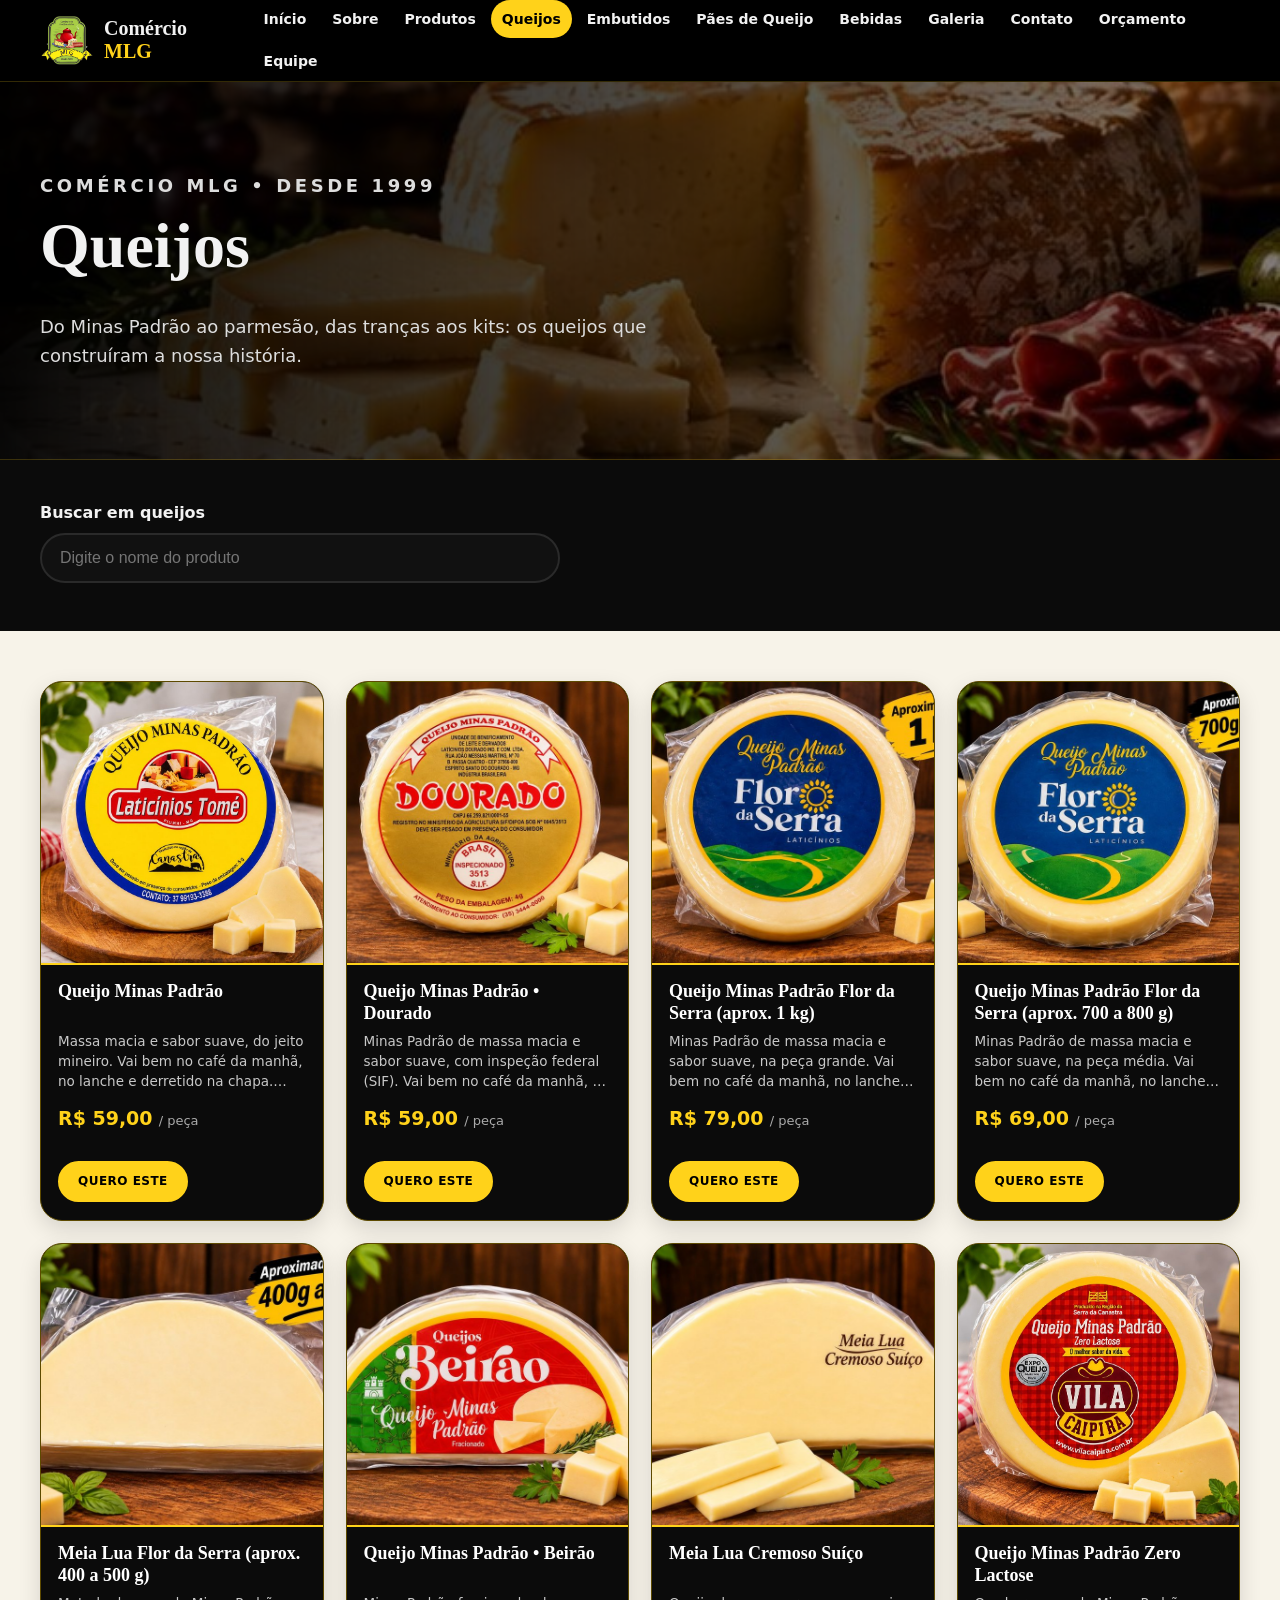
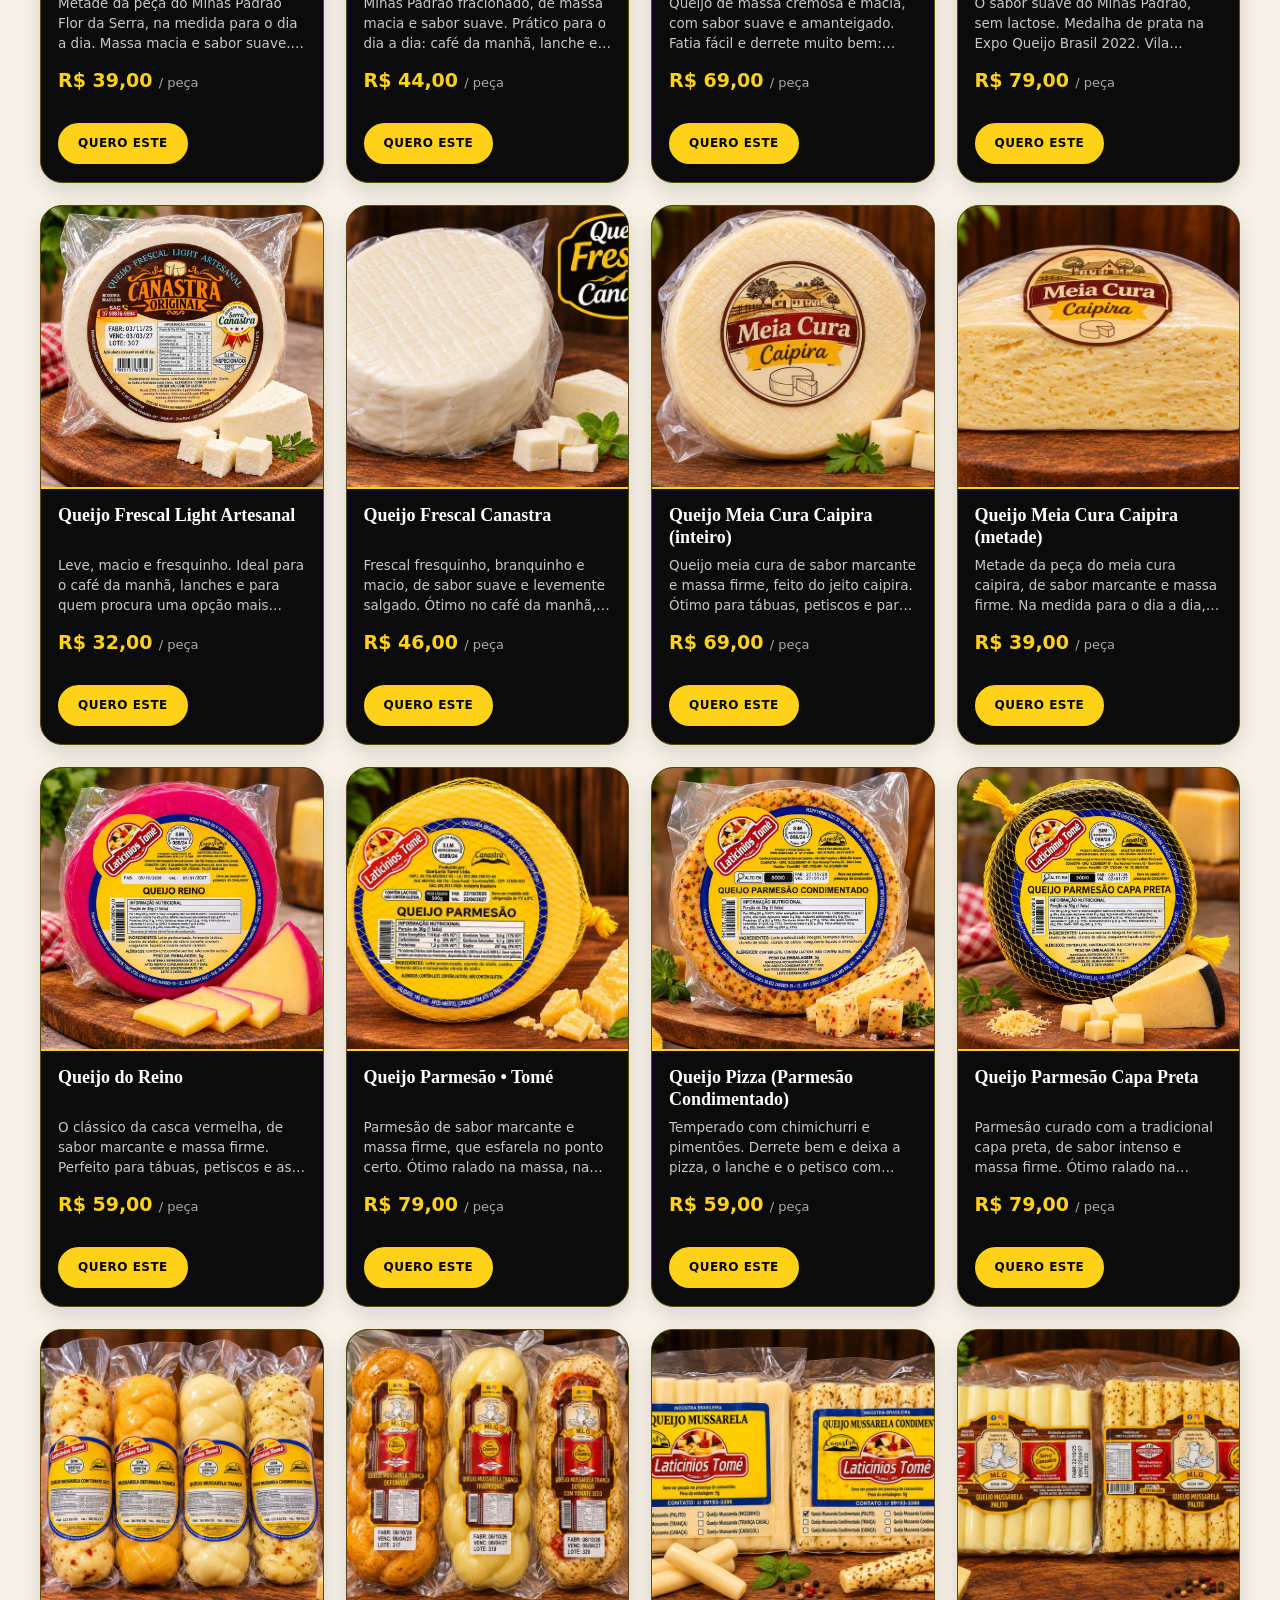
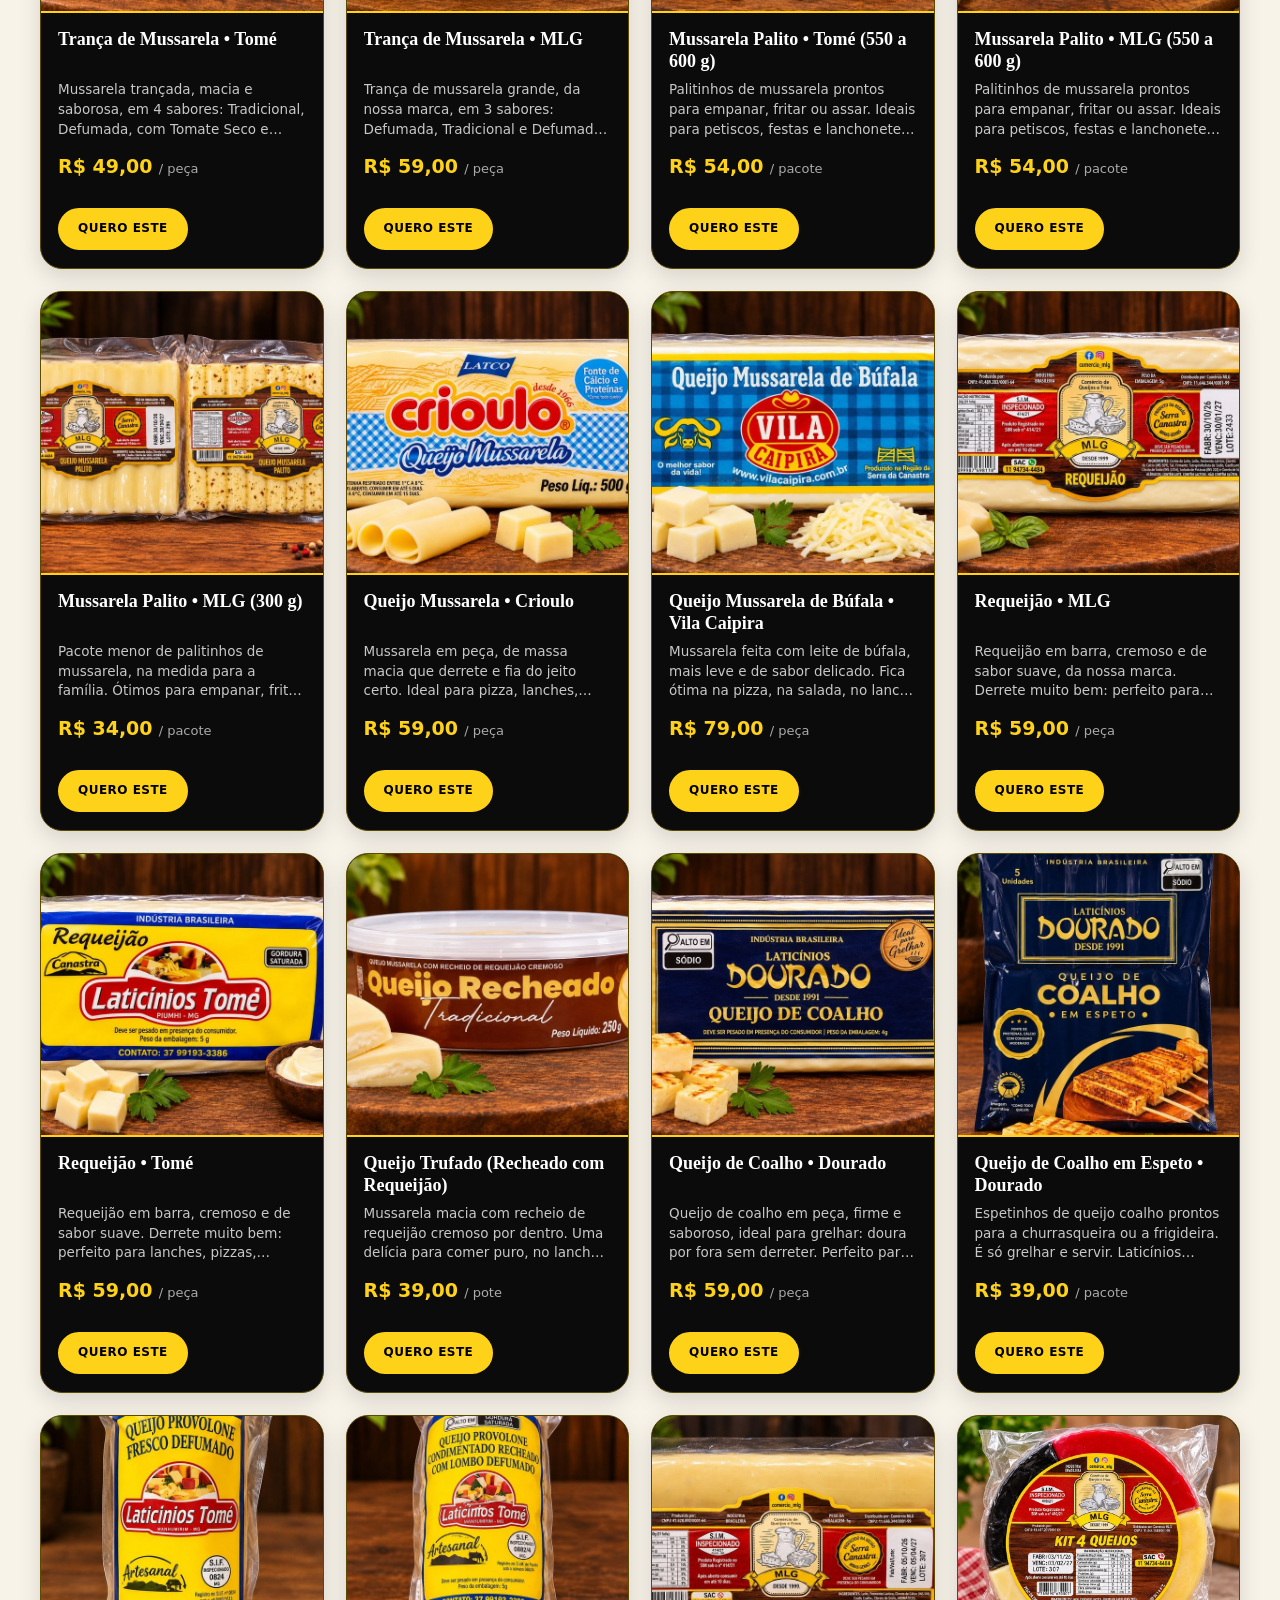
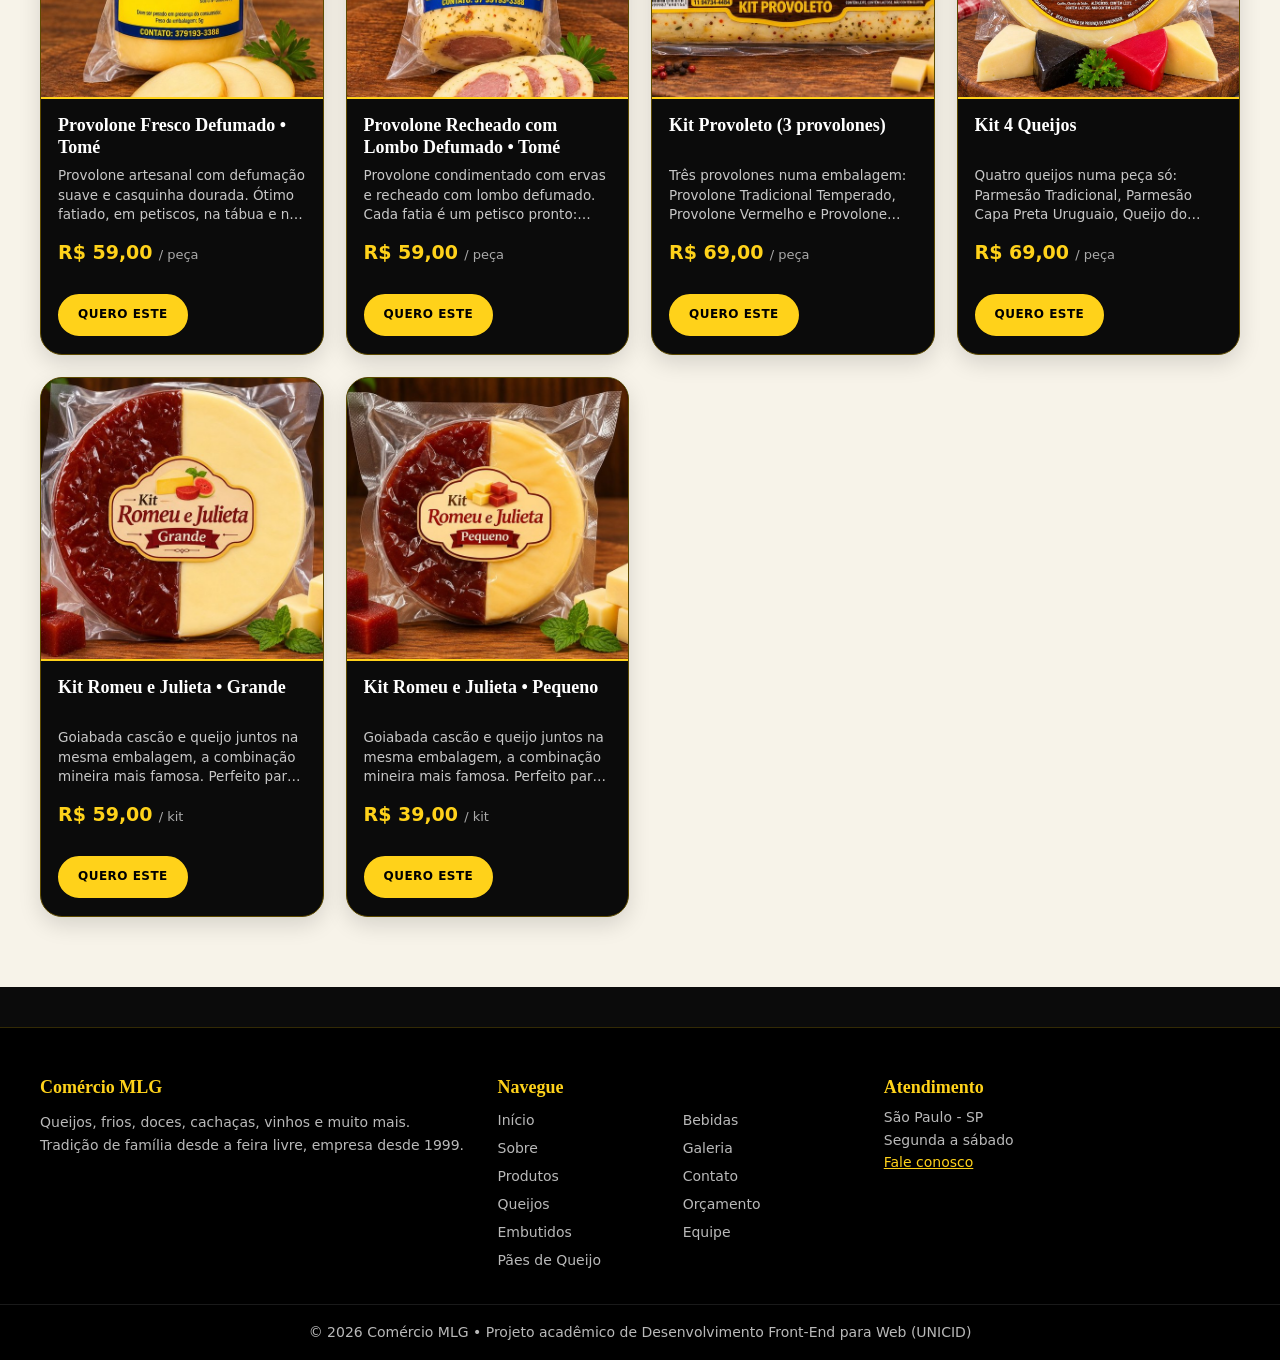
<file: queijos.html>
<!DOCTYPE html>
<html lang="pt-BR">
<head>
  <meta charset="UTF-8">
  <meta name="viewport" content="width=device-width, initial-scale=1.0">
  <meta name="description" content="Do Minas Padrão ao parmesão, das tranças aos kits: os queijos que construíram a nossa história.">
  <title>Queijos | Comércio MLG</title>
  <link rel="icon" href="img/site/logo.png">
  <link rel="stylesheet" href="css/style.css">
</head>
<body>
  <a class="pular" href="#conteudo">Pular para o conteúdo</a>
  <header class="topo">
    <div class="topo-in">
      <a class="marca" href="index.html"><img src="img/site/logo.png" alt="Logo Comércio MLG" width="64" height="64"><span>Comércio <b>MLG</b></span></a>
      <button class="menu-btn" aria-label="Abrir menu" aria-expanded="false" aria-controls="menu">☰</button>
      <nav id="menu" aria-label="Menu principal"><ul><li><a href="index.html">Início</a></li><li><a href="sobre.html">Sobre</a></li><li><a href="produtos.html">Produtos</a></li><li><a href="queijos.html" aria-current="page">Queijos</a></li><li><a href="embutidos.html">Embutidos</a></li><li><a href="paes-de-queijo.html">Pães de Queijo</a></li><li><a href="bebidas.html">Bebidas</a></li><li><a href="galeria.html">Galeria</a></li><li><a href="contato.html">Contato</a></li><li><a href="orcamento.html">Orçamento</a></li><li><a href="equipe.html">Equipe</a></li></ul></nav>
    </div>
  </header>
  <main id="conteudo">
    <section class="hero-int" style="background-image:linear-gradient(90deg,#000e,#0007),url('img/site/cat-queijos.jpg')">
      <div class="wrap"><p class="eyebrow">Comércio MLG • desde 1999</p><h1>Queijos</h1><p>Do Minas Padrão ao parmesão, das tranças aos kits: os queijos que construíram a nossa história.</p></div>
    </section>
    <section class="wrap busca-box">
      <label for="busca">Buscar em queijos</label>
      <input type="search" id="busca" placeholder="Digite o nome do produto" autocomplete="off">
      <p id="busca-info" class="busca-info" aria-live="polite"></p>
    </section>
    <section class="produtos" aria-label="Lista de queijos"><div class="wrap">
      <div class="grade">
      <article class="card" data-busca="queijo minas padrão minas padrao cafe lanche tome canastra">
        <figure><img src="img/produtos/queijo-minas-padrao.jpg" alt="Queijo Minas Padrão" loading="lazy" width="900" height="900"></figure>
        <div class="card-txt">
          <h2 class="card-nome">Queijo Minas Padrão</h2>
          <p class="card-desc">Massa macia e sabor suave, do jeito mineiro. Vai bem no café da manhã, no lanche e derretido na chapa. Laticínios Tomé, Serra da Canastra (MG).</p>
          <p class="preco"><strong>R$ 59,00</strong> <span>/ peça</span></p>
          <a class="btn btn-sm" href="contato.html?produto=Queijo Minas Padrão">Quero este</a>
        </div>
      </article>
      <article class="card" data-busca="queijo minas padrão • dourado minas padrao dourado sif">
        <figure><img src="img/produtos/minas-padrao-dourado.jpg" alt="Queijo Minas Padrão • Dourado" loading="lazy" width="900" height="900"></figure>
        <div class="card-txt">
          <h2 class="card-nome">Queijo Minas Padrão • Dourado</h2>
          <p class="card-desc">Minas Padrão de massa macia e sabor suave, com inspeção federal (SIF). Vai bem no café da manhã, no lanche e derretido na chapa. Laticínios Dourado.</p>
          <p class="preco"><strong>R$ 59,00</strong> <span>/ peça</span></p>
          <a class="btn btn-sm" href="contato.html?produto=Queijo Minas Padrão • Dourado">Quero este</a>
        </div>
      </article>
      <article class="card" data-busca="queijo minas padrão flor da serra (aprox. 1 kg) minas padrao flor da serra 1kg grande">
        <figure><img src="img/produtos/minas-flor-da-serra-1kg.jpg" alt="Queijo Minas Padrão Flor da Serra (aprox. 1 kg)" loading="lazy" width="900" height="900"></figure>
        <div class="card-txt">
          <h2 class="card-nome">Queijo Minas Padrão Flor da Serra (aprox. 1 kg)</h2>
          <p class="card-desc">Minas Padrão de massa macia e sabor suave, na peça grande. Vai bem no café da manhã, no lanche e derretido na chapa. Flor da Serra Laticínios.</p>
          <p class="preco"><strong>R$ 79,00</strong> <span>/ peça</span></p>
          <a class="btn btn-sm" href="contato.html?produto=Queijo Minas Padrão Flor da Serra (aprox. 1 kg)">Quero este</a>
        </div>
      </article>
      <article class="card" data-busca="queijo minas padrão flor da serra (aprox. 700 a 800 g) minas padrao flor da serra 800g media">
        <figure><img src="img/produtos/minas-flor-da-serra-800g.jpg" alt="Queijo Minas Padrão Flor da Serra (aprox. 700 a 800 g)" loading="lazy" width="900" height="900"></figure>
        <div class="card-txt">
          <h2 class="card-nome">Queijo Minas Padrão Flor da Serra (aprox. 700 a 800 g)</h2>
          <p class="card-desc">Minas Padrão de massa macia e sabor suave, na peça média. Vai bem no café da manhã, no lanche e derretido na chapa. Flor da Serra Laticínios.</p>
          <p class="preco"><strong>R$ 69,00</strong> <span>/ peça</span></p>
          <a class="btn btn-sm" href="contato.html?produto=Queijo Minas Padrão Flor da Serra (aprox. 700 a 800 g)">Quero este</a>
        </div>
      </article>
      <article class="card" data-busca="meia lua flor da serra (aprox. 400 a 500 g) meia lua minas padrao flor da serra metade 500g">
        <figure><img src="img/produtos/meia-lua-flor-da-serra.jpg" alt="Meia Lua Flor da Serra (aprox. 400 a 500 g)" loading="lazy" width="900" height="900"></figure>
        <div class="card-txt">
          <h2 class="card-nome">Meia Lua Flor da Serra (aprox. 400 a 500 g)</h2>
          <p class="card-desc">Metade da peça do Minas Padrão Flor da Serra, na medida para o dia a dia. Massa macia e sabor suave. Flor da Serra Laticínios.</p>
          <p class="preco"><strong>R$ 39,00</strong> <span>/ peça</span></p>
          <a class="btn btn-sm" href="contato.html?produto=Meia Lua Flor da Serra (aprox. 400 a 500 g)">Quero este</a>
        </div>
      </article>
      <article class="card" data-busca="queijo minas padrão • beirão minas padrao beirao fracionado meia lua">
        <figure><img src="img/produtos/minas-padrao-beirao.jpg" alt="Queijo Minas Padrão • Beirão" loading="lazy" width="900" height="900"></figure>
        <div class="card-txt">
          <h2 class="card-nome">Queijo Minas Padrão • Beirão</h2>
          <p class="card-desc">Minas Padrão fracionado, de massa macia e sabor suave. Prático para o dia a dia: café da manhã, lanche e chapa. Queijos Beirão.</p>
          <p class="preco"><strong>R$ 44,00</strong> <span>/ peça</span></p>
          <a class="btn btn-sm" href="contato.html?produto=Queijo Minas Padrão • Beirão">Quero este</a>
        </div>
      </article>
      <article class="card" data-busca="meia lua cremoso suíço meia lua cremoso suico fatiar lanche tabua">
        <figure><img src="img/produtos/meia-lua-cremoso-suico.jpg" alt="Meia Lua Cremoso Suíço" loading="lazy" width="900" height="900"></figure>
        <div class="card-txt">
          <h2 class="card-nome">Meia Lua Cremoso Suíço</h2>
          <p class="card-desc">Queijo de massa cremosa e macia, com sabor suave e amanteigado. Fatia fácil e derrete muito bem: ótimo no lanche, no misto quente e na tábua.</p>
          <p class="preco"><strong>R$ 69,00</strong> <span>/ peça</span></p>
          <a class="btn btn-sm" href="contato.html?produto=Meia Lua Cremoso Suíço">Quero este</a>
        </div>
      </article>
      <article class="card" data-busca="queijo minas padrão zero lactose minas padrao zero lactose sem lactose vila caipira">
        <figure><img src="img/produtos/queijo-minas-padrao-zero-lactose.jpg" alt="Queijo Minas Padrão Zero Lactose" loading="lazy" width="900" height="900"></figure>
        <div class="card-txt">
          <h2 class="card-nome">Queijo Minas Padrão Zero Lactose</h2>
          <p class="card-desc">O sabor suave do Minas Padrão, sem lactose. Medalha de prata na Expo Queijo Brasil 2022. Vila Caipira, Serra da Canastra (MG).</p>
          <p class="preco"><strong>R$ 79,00</strong> <span>/ peça</span></p>
          <a class="btn btn-sm" href="contato.html?produto=Queijo Minas Padrão Zero Lactose">Quero este</a>
        </div>
      </article>
      <article class="card" data-busca="queijo frescal light artesanal frescal light leve branco cafe canastra original">
        <figure><img src="img/produtos/queijo-frescal-light.jpg" alt="Queijo Frescal Light Artesanal" loading="lazy" width="900" height="900"></figure>
        <div class="card-txt">
          <h2 class="card-nome">Queijo Frescal Light Artesanal</h2>
          <p class="card-desc">Leve, macio e fresquinho. Ideal para o café da manhã, lanches e para quem procura uma opção mais leve. Canastra Original, Serra da Canastra (MG).</p>
          <p class="preco"><strong>R$ 32,00</strong> <span>/ peça</span></p>
          <a class="btn btn-sm" href="contato.html?produto=Queijo Frescal Light Artesanal">Quero este</a>
        </div>
      </article>
      <article class="card" data-busca="queijo frescal canastra frescal minas frescal branco cafe canastra">
        <figure><img src="img/produtos/queijo-frescal-canastra.jpg" alt="Queijo Frescal Canastra" loading="lazy" width="900" height="900"></figure>
        <div class="card-txt">
          <h2 class="card-nome">Queijo Frescal Canastra</h2>
          <p class="card-desc">Frescal fresquinho, branquinho e macio, de sabor suave e levemente salgado. Ótimo no café da manhã, com doce, na salada e no lanche. Produzido na Serra da Canastra (MG).</p>
          <p class="preco"><strong>R$ 46,00</strong> <span>/ peça</span></p>
          <a class="btn btn-sm" href="contato.html?produto=Queijo Frescal Canastra">Quero este</a>
        </div>
      </article>
      <article class="card" data-busca="queijo meia cura caipira (inteiro) meia cura caipira inteiro curado tabua">
        <figure><img src="img/produtos/meia-cura-caipira-inteiro.jpg" alt="Queijo Meia Cura Caipira (inteiro)" loading="lazy" width="900" height="900"></figure>
        <div class="card-txt">
          <h2 class="card-nome">Queijo Meia Cura Caipira (inteiro)</h2>
          <p class="card-desc">Queijo meia cura de sabor marcante e massa firme, feito do jeito caipira. Ótimo para tábuas, petiscos e para comer com café ou doce.</p>
          <p class="preco"><strong>R$ 69,00</strong> <span>/ peça</span></p>
          <a class="btn btn-sm" href="contato.html?produto=Queijo Meia Cura Caipira (inteiro)">Quero este</a>
        </div>
      </article>
      <article class="card" data-busca="queijo meia cura caipira (metade) meia cura caipira metade curado tabua">
        <figure><img src="img/produtos/meia-cura-caipira-metade.jpg" alt="Queijo Meia Cura Caipira (metade)" loading="lazy" width="900" height="900"></figure>
        <div class="card-txt">
          <h2 class="card-nome">Queijo Meia Cura Caipira (metade)</h2>
          <p class="card-desc">Metade da peça do meia cura caipira, de sabor marcante e massa firme. Na medida para o dia a dia, para tábuas e petiscos.</p>
          <p class="preco"><strong>R$ 39,00</strong> <span>/ peça</span></p>
          <a class="btn btn-sm" href="contato.html?produto=Queijo Meia Cura Caipira (metade)">Quero este</a>
        </div>
      </article>
      <article class="card" data-busca="queijo do reino reino casca vermelha natal tabua petisco tome">
        <figure><img src="img/produtos/queijo-do-reino.jpg" alt="Queijo do Reino" loading="lazy" width="900" height="900"></figure>
        <div class="card-txt">
          <h2 class="card-nome">Queijo do Reino</h2>
          <p class="card-desc">O clássico da casca vermelha, de sabor marcante e massa firme. Perfeito para tábuas, petiscos e as festas de fim de ano. Laticínios Tomé, Serra da Canastra (MG).</p>
          <p class="preco"><strong>R$ 59,00</strong> <span>/ peça</span></p>
          <a class="btn btn-sm" href="contato.html?produto=Queijo do Reino">Quero este</a>
        </div>
      </article>
      <article class="card" data-busca="queijo parmesão • tomé parmesao tradicional ralado tome">
        <figure><img src="img/produtos/queijo-parmesao-tome.jpg" alt="Queijo Parmesão • Tomé" loading="lazy" width="900" height="900"></figure>
        <div class="card-txt">
          <h2 class="card-nome">Queijo Parmesão • Tomé</h2>
          <p class="card-desc">Parmesão de sabor marcante e massa firme, que esfarela no ponto certo. Ótimo ralado na massa, na pizza e no risoto ou em lascas na tábua. Laticínios Tomé.</p>
          <p class="preco"><strong>R$ 79,00</strong> <span>/ peça</span></p>
          <a class="btn btn-sm" href="contato.html?produto=Queijo Parmesão • Tomé">Quero este</a>
        </div>
      </article>
      <article class="card" data-busca="queijo pizza (parmesão condimentado) pizza parmesao condimentado temperado chimichurri tome">
        <figure><img src="img/produtos/queijo-pizza-parmesao-condimentado.jpg" alt="Queijo Pizza (Parmesão Condimentado)" loading="lazy" width="900" height="900"></figure>
        <div class="card-txt">
          <h2 class="card-nome">Queijo Pizza (Parmesão Condimentado)</h2>
          <p class="card-desc">Temperado com chimichurri e pimentões. Derrete bem e deixa a pizza, o lanche e o petisco com sabor extra. Laticínios Tomé, Serra da Canastra (MG).</p>
          <p class="preco"><strong>R$ 59,00</strong> <span>/ peça</span></p>
          <a class="btn btn-sm" href="contato.html?produto=Queijo Pizza (Parmesão Condimentado)">Quero este</a>
        </div>
      </article>
      <article class="card" data-busca="queijo parmesão capa preta parmesao capa preta curado ralado tome">
        <figure><img src="img/produtos/queijo-parmesao-capa-preta.jpg" alt="Queijo Parmesão Capa Preta" loading="lazy" width="900" height="900"></figure>
        <div class="card-txt">
          <h2 class="card-nome">Queijo Parmesão Capa Preta</h2>
          <p class="card-desc">Parmesão curado com a tradicional capa preta, de sabor intenso e massa firme. Ótimo ralado na massa e na pizza ou em lascas na tábua. Laticínios Tomé, Serra da Canastra (MG).</p>
          <p class="preco"><strong>R$ 79,00</strong> <span>/ peça</span></p>
          <a class="btn btn-sm" href="contato.html?produto=Queijo Parmesão Capa Preta">Quero este</a>
        </div>
      </article>
      <article class="card" data-busca="trança de mussarela • tomé tranca mussarela tradicional defumada tomate seco temperada condimentada tome">
        <figure><img src="img/produtos/trancas-tome.jpg" alt="Trança de Mussarela • Tomé" loading="lazy" width="900" height="900"></figure>
        <div class="card-txt">
          <h2 class="card-nome">Trança de Mussarela • Tomé</h2>
          <p class="card-desc">Mussarela trançada, macia e saborosa, em 4 sabores: Tradicional, Defumada, com Tomate Seco e Temperada. Ótima para lanches, petiscos e tábuas. Diga o sabor na observação do pedido. Laticínios Tomé, Serra da Canastra (MG).</p>
          <p class="preco"><strong>R$ 49,00</strong> <span>/ peça</span></p>
          <a class="btn btn-sm" href="contato.html?produto=Trança de Mussarela • Tomé">Quero este</a>
        </div>
      </article>
      <article class="card" data-busca="trança de mussarela • mlg tranca mussarela tradicional defumada tomate seco mlg">
        <figure><img src="img/produtos/trancas-mlg.jpg" alt="Trança de Mussarela • MLG" loading="lazy" width="900" height="900"></figure>
        <div class="card-txt">
          <h2 class="card-nome">Trança de Mussarela • MLG</h2>
          <p class="card-desc">Trança de mussarela grande, da nossa marca, em 3 sabores: Defumada, Tradicional e Defumada com Tomate Seco. Perfeita para petiscos e tábuas. Diga o sabor na observação do pedido. Marca MLG, produzido na Serra da Canastra (MG).</p>
          <p class="preco"><strong>R$ 59,00</strong> <span>/ peça</span></p>
          <a class="btn btn-sm" href="contato.html?produto=Trança de Mussarela • MLG">Quero este</a>
        </div>
      </article>
      <article class="card" data-busca="mussarela palito • tomé (550 a 600 g) palito palitinho mussarela empanar petisco tradicional condimentado tome 600g">
        <figure><img src="img/produtos/palito-tome-600g.jpg" alt="Mussarela Palito • Tomé (550 a 600 g)" loading="lazy" width="900" height="900"></figure>
        <div class="card-txt">
          <h2 class="card-nome">Mussarela Palito • Tomé (550 a 600 g)</h2>
          <p class="card-desc">Palitinhos de mussarela prontos para empanar, fritar ou assar. Ideais para petiscos, festas e lanchonetes. Sabores: Tradicional e Condimentado. Diga o sabor na observação do pedido. Laticínios Tomé, Serra da Canastra (MG).</p>
          <p class="preco"><strong>R$ 54,00</strong> <span>/ pacote</span></p>
          <a class="btn btn-sm" href="contato.html?produto=Mussarela Palito • Tomé (550 a 600 g)">Quero este</a>
        </div>
      </article>
      <article class="card" data-busca="mussarela palito • mlg (550 a 600 g) palito palitinho mussarela empanar petisco tradicional condimentado mlg 600g">
        <figure><img src="img/produtos/palito-mlg-600g.jpg" alt="Mussarela Palito • MLG (550 a 600 g)" loading="lazy" width="900" height="900"></figure>
        <div class="card-txt">
          <h2 class="card-nome">Mussarela Palito • MLG (550 a 600 g)</h2>
          <p class="card-desc">Palitinhos de mussarela prontos para empanar, fritar ou assar. Ideais para petiscos, festas e lanchonetes. Sabores: Tradicional e Condimentado. Diga o sabor na observação do pedido. Marca MLG, produzido na Serra da Canastra (MG).</p>
          <p class="preco"><strong>R$ 54,00</strong> <span>/ pacote</span></p>
          <a class="btn btn-sm" href="contato.html?produto=Mussarela Palito • MLG (550 a 600 g)">Quero este</a>
        </div>
      </article>
      <article class="card" data-busca="mussarela palito • mlg (300 g) palito palitinho mussarela empanar petisco tradicional condimentado mlg 300g">
        <figure><img src="img/produtos/palito-mlg-300g.jpg" alt="Mussarela Palito • MLG (300 g)" loading="lazy" width="900" height="900"></figure>
        <div class="card-txt">
          <h2 class="card-nome">Mussarela Palito • MLG (300 g)</h2>
          <p class="card-desc">Pacote menor de palitinhos de mussarela, na medida para a família. Ótimos para empanar, fritar ou assar. Sabores: Tradicional e Condimentado. Diga o sabor na observação do pedido. Marca MLG, produzido na Serra da Canastra (MG).</p>
          <p class="preco"><strong>R$ 34,00</strong> <span>/ pacote</span></p>
          <a class="btn btn-sm" href="contato.html?produto=Mussarela Palito • MLG (300 g)">Quero este</a>
        </div>
      </article>
      <article class="card" data-busca="queijo mussarela • crioulo mussarela peca pizza lanche fatiar crioulo latco">
        <figure><img src="img/produtos/mussarela-crioulo.jpg" alt="Queijo Mussarela • Crioulo" loading="lazy" width="900" height="900"></figure>
        <div class="card-txt">
          <h2 class="card-nome">Queijo Mussarela • Crioulo</h2>
          <p class="card-desc">Mussarela em peça, de massa macia que derrete e fia do jeito certo. Ideal para pizza, lanches, misto quente e para fatiar. Crioulo (Latco), desde 1966.</p>
          <p class="preco"><strong>R$ 59,00</strong> <span>/ peça</span></p>
          <a class="btn btn-sm" href="contato.html?produto=Queijo Mussarela • Crioulo">Quero este</a>
        </div>
      </article>
      <article class="card" data-busca="queijo mussarela de búfala • vila caipira mussarela bufala peca pizza salada vila caipira">
        <figure><img src="img/produtos/mussarela-bufala-vila-caipira.jpg" alt="Queijo Mussarela de Búfala • Vila Caipira" loading="lazy" width="900" height="900"></figure>
        <div class="card-txt">
          <h2 class="card-nome">Queijo Mussarela de Búfala • Vila Caipira</h2>
          <p class="card-desc">Mussarela feita com leite de búfala, mais leve e de sabor delicado. Fica ótima na pizza, na salada, no lanche e ralada. Vila Caipira, Serra da Canastra (MG).</p>
          <p class="preco"><strong>R$ 79,00</strong> <span>/ peça</span></p>
          <a class="btn btn-sm" href="contato.html?produto=Queijo Mussarela de Búfala • Vila Caipira">Quero este</a>
        </div>
      </article>
      <article class="card" data-busca="requeijão • mlg requeijao barra culinario cremoso pizza recheio mlg">
        <figure><img src="img/produtos/requeijao-mlg.jpg" alt="Requeijão • MLG" loading="lazy" width="900" height="900"></figure>
        <div class="card-txt">
          <h2 class="card-nome">Requeijão • MLG</h2>
          <p class="card-desc">Requeijão em barra, cremoso e de sabor suave, da nossa marca. Derrete muito bem: perfeito para lanches, pizzas, salgados e recheios. Marca MLG, produzido na Serra da Canastra (MG).</p>
          <p class="preco"><strong>R$ 59,00</strong> <span>/ peça</span></p>
          <a class="btn btn-sm" href="contato.html?produto=Requeijão • MLG">Quero este</a>
        </div>
      </article>
      <article class="card" data-busca="requeijão • tomé requeijao barra culinario cremoso pizza recheio tome">
        <figure><img src="img/produtos/requeijao-tome.jpg" alt="Requeijão • Tomé" loading="lazy" width="900" height="900"></figure>
        <div class="card-txt">
          <h2 class="card-nome">Requeijão • Tomé</h2>
          <p class="card-desc">Requeijão em barra, cremoso e de sabor suave. Derrete muito bem: perfeito para lanches, pizzas, salgados e recheios. Laticínios Tomé, Serra da Canastra (MG).</p>
          <p class="preco"><strong>R$ 59,00</strong> <span>/ peça</span></p>
          <a class="btn btn-sm" href="contato.html?produto=Requeijão • Tomé">Quero este</a>
        </div>
      </article>
      <article class="card" data-busca="queijo trufado (recheado com requeijão) trufado recheado requeijao mussarela pote tradicional">
        <figure><img src="img/produtos/queijo-trufado.jpg" alt="Queijo Trufado (Recheado com Requeijão)" loading="lazy" width="900" height="900"></figure>
        <div class="card-txt">
          <h2 class="card-nome">Queijo Trufado (Recheado com Requeijão)</h2>
          <p class="card-desc">Mussarela macia com recheio de requeijão cremoso por dentro. Uma delícia para comer puro, no lanche ou levar ao forno.</p>
          <p class="preco"><strong>R$ 39,00</strong> <span>/ pote</span></p>
          <a class="btn btn-sm" href="contato.html?produto=Queijo Trufado (Recheado com Requeijão)">Quero este</a>
        </div>
      </article>
      <article class="card" data-busca="queijo de coalho • dourado coalho peca grelhar churrasco chapa petisco dourado">
        <figure><img src="img/produtos/queijo-coalho-dourado.jpg" alt="Queijo de Coalho • Dourado" loading="lazy" width="900" height="900"></figure>
        <div class="card-txt">
          <h2 class="card-nome">Queijo de Coalho • Dourado</h2>
          <p class="card-desc">Queijo de coalho em peça, firme e saboroso, ideal para grelhar: doura por fora sem derreter. Perfeito para churrasco, chapa e petiscos. Laticínios Dourado, desde 1991.</p>
          <p class="preco"><strong>R$ 59,00</strong> <span>/ peça</span></p>
          <a class="btn btn-sm" href="contato.html?produto=Queijo de Coalho • Dourado">Quero este</a>
        </div>
      </article>
      <article class="card" data-busca="queijo de coalho em espeto • dourado coalho espeto palito espetinho churrasco grelhar dourado">
        <figure><img src="img/produtos/coalho-espeto-dourado.jpg" alt="Queijo de Coalho em Espeto • Dourado" loading="lazy" width="900" height="900"></figure>
        <div class="card-txt">
          <h2 class="card-nome">Queijo de Coalho em Espeto • Dourado</h2>
          <p class="card-desc">Espetinhos de queijo coalho prontos para a churrasqueira ou a frigideira. É só grelhar e servir. Laticínios Dourado, desde 1991.</p>
          <p class="preco"><strong>R$ 39,00</strong> <span>/ pacote</span></p>
          <a class="btn btn-sm" href="contato.html?produto=Queijo de Coalho em Espeto • Dourado">Quero este</a>
        </div>
      </article>
      <article class="card" data-busca="provolone fresco defumado • tomé provolone fresco defumado artesanal petisco churrasco tome">
        <figure><img src="img/produtos/provolone-defumado-tome.jpg" alt="Provolone Fresco Defumado • Tomé" loading="lazy" width="900" height="900"></figure>
        <div class="card-txt">
          <h2 class="card-nome">Provolone Fresco Defumado • Tomé</h2>
          <p class="card-desc">Provolone artesanal com defumação suave e casquinha dourada. Ótimo fatiado, em petiscos, na tábua e no churrasco. Laticínios Tomé.</p>
          <p class="preco"><strong>R$ 59,00</strong> <span>/ peça</span></p>
          <a class="btn btn-sm" href="contato.html?produto=Provolone Fresco Defumado • Tomé">Quero este</a>
        </div>
      </article>
      <article class="card" data-busca="provolone recheado com lombo defumado • tomé provolone condimentado recheado lombo defumado petisco tabua tome">
        <figure><img src="img/produtos/provolone-recheado-lombo-tome.jpg" alt="Provolone Recheado com Lombo Defumado • Tomé" loading="lazy" width="900" height="900"></figure>
        <div class="card-txt">
          <h2 class="card-nome">Provolone Recheado com Lombo Defumado • Tomé</h2>
          <p class="card-desc">Provolone condimentado com ervas e recheado com lombo defumado. Cada fatia é um petisco pronto: perfeito para tábuas, festas e churrasco. Laticínios Tomé.</p>
          <p class="preco"><strong>R$ 59,00</strong> <span>/ peça</span></p>
          <a class="btn btn-sm" href="contato.html?produto=Provolone Recheado com Lombo Defumado • Tomé">Quero este</a>
        </div>
      </article>
      <article class="card" data-busca="kit provoleto (3 provolones) kit provoleto provolone temperado vermelho defumado churrasco petisco mlg">
        <figure><img src="img/produtos/kit-provoleto.jpg" alt="Kit Provoleto (3 provolones)" loading="lazy" width="900" height="900"></figure>
        <div class="card-txt">
          <h2 class="card-nome">Kit Provoleto (3 provolones)</h2>
          <p class="card-desc">Três provolones numa embalagem: Provolone Tradicional Temperado, Provolone Vermelho e Provolone Defumado. Perfeito para petiscos, churrasco e tábuas. Marca MLG, produzido na Serra da Canastra (MG).</p>
          <p class="preco"><strong>R$ 69,00</strong> <span>/ peça</span></p>
          <a class="btn btn-sm" href="contato.html?produto=Kit Provoleto (3 provolones)">Quero este</a>
        </div>
      </article>
      <article class="card" data-busca="kit 4 queijos kit 4 queijos sortido tabua presente parmesao capa preta uruguaio reino condimentado mlg">
        <figure><img src="img/produtos/kit-4-queijos.jpg" alt="Kit 4 Queijos" loading="lazy" width="900" height="900"></figure>
        <div class="card-txt">
          <h2 class="card-nome">Kit 4 Queijos</h2>
          <p class="card-desc">Quatro queijos numa peça só: Parmesão Tradicional, Parmesão Capa Preta Uruguaio, Queijo do Reino e Parmesão Condimentado. Perfeito para tábuas, presentes e para quem quer provar de tudo. Marca MLG, produzido na Serra da Canastra (MG).</p>
          <p class="preco"><strong>R$ 69,00</strong> <span>/ peça</span></p>
          <a class="btn btn-sm" href="contato.html?produto=Kit 4 Queijos">Quero este</a>
        </div>
      </article>
      <article class="card" data-busca="kit romeu e julieta • grande romeu julieta goiabada queijo kit grande doce sobremesa">
        <figure><img src="img/produtos/kit-romeu-julieta-grande.jpg" alt="Kit Romeu e Julieta • Grande" loading="lazy" width="900" height="900"></figure>
        <div class="card-txt">
          <h2 class="card-nome">Kit Romeu e Julieta • Grande</h2>
          <p class="card-desc">Goiabada cascão e queijo juntos na mesma embalagem, a combinação mineira mais famosa. Perfeito para sobremesa, café da tarde e para presentear.</p>
          <p class="preco"><strong>R$ 59,00</strong> <span>/ kit</span></p>
          <a class="btn btn-sm" href="contato.html?produto=Kit Romeu e Julieta • Grande">Quero este</a>
        </div>
      </article>
      <article class="card" data-busca="kit romeu e julieta • pequeno romeu julieta goiabada queijo kit pequeno doce sobremesa">
        <figure><img src="img/produtos/kit-romeu-julieta-pequeno.jpg" alt="Kit Romeu e Julieta • Pequeno" loading="lazy" width="900" height="900"></figure>
        <div class="card-txt">
          <h2 class="card-nome">Kit Romeu e Julieta • Pequeno</h2>
          <p class="card-desc">Goiabada cascão e queijo juntos na mesma embalagem, a combinação mineira mais famosa. Perfeito para sobremesa, café da tarde e para presentear.</p>
          <p class="preco"><strong>R$ 39,00</strong> <span>/ kit</span></p>
          <a class="btn btn-sm" href="contato.html?produto=Kit Romeu e Julieta • Pequeno">Quero este</a>
        </div>
      </article>
      </div>
    </div></section>
  </main>
  <footer class="rodape">
    <div class="rodape-in">
      <section>
        <h2>Comércio MLG</h2>
        <p>Queijos, frios, doces, cachaças, vinhos e muito mais. Tradição de família desde a feira livre, empresa desde 1999.</p>
      </section>
      <nav aria-label="Links do rodapé">
        <h2>Navegue</h2>
        <ul><li><a href="index.html">Início</a></li><li><a href="sobre.html">Sobre</a></li><li><a href="produtos.html">Produtos</a></li><li><a href="queijos.html" aria-current="page">Queijos</a></li><li><a href="embutidos.html">Embutidos</a></li><li><a href="paes-de-queijo.html">Pães de Queijo</a></li><li><a href="bebidas.html">Bebidas</a></li><li><a href="galeria.html">Galeria</a></li><li><a href="contato.html">Contato</a></li><li><a href="orcamento.html">Orçamento</a></li><li><a href="equipe.html">Equipe</a></li></ul>
      </nav>
      <section>
        <h2>Atendimento</h2>
        <address>São Paulo - SP<br>Segunda a sábado<br><a href="contato.html">Fale conosco</a></address>
      </section>
    </div>
    <p class="copy">© 2026 Comércio MLG • Projeto acadêmico de Desenvolvimento Front-End para Web (UNICID)</p>
  </footer>
  <script src="js/script.js"></script>
</body>
</html>
</file>
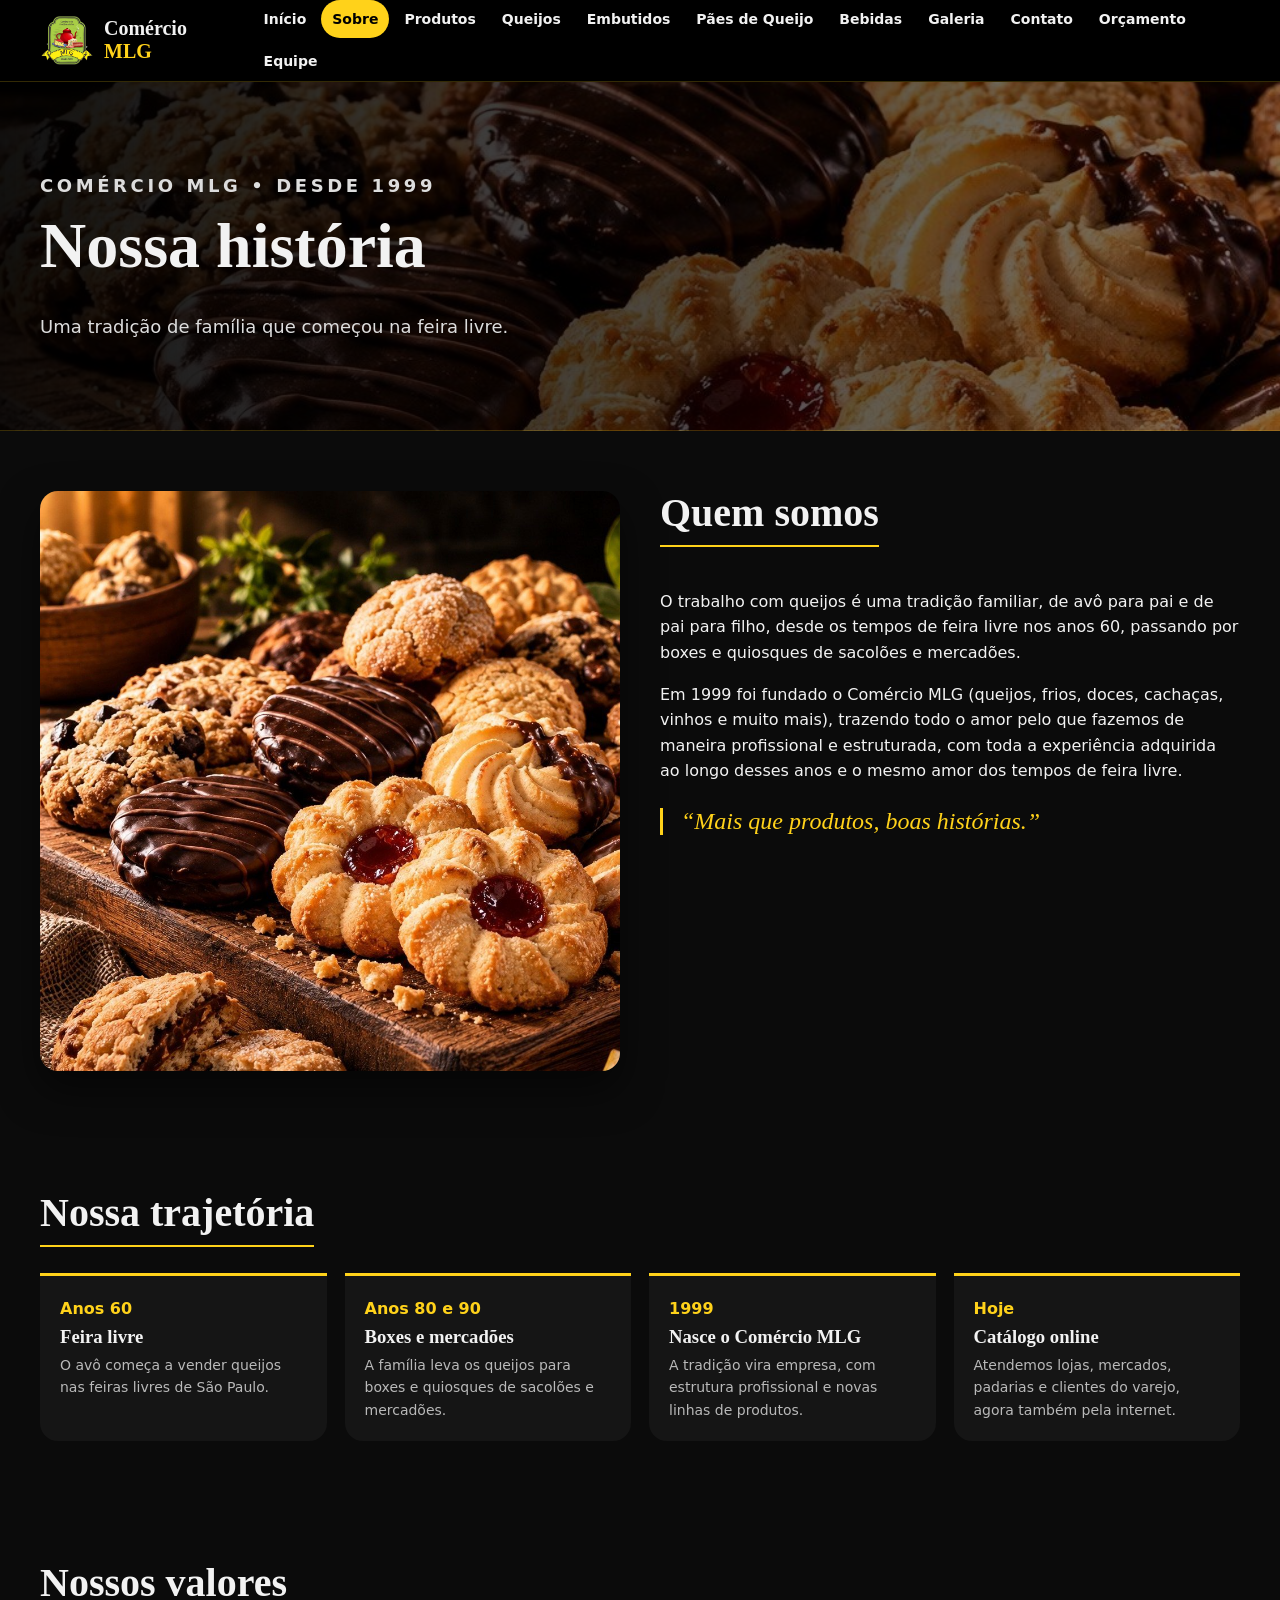
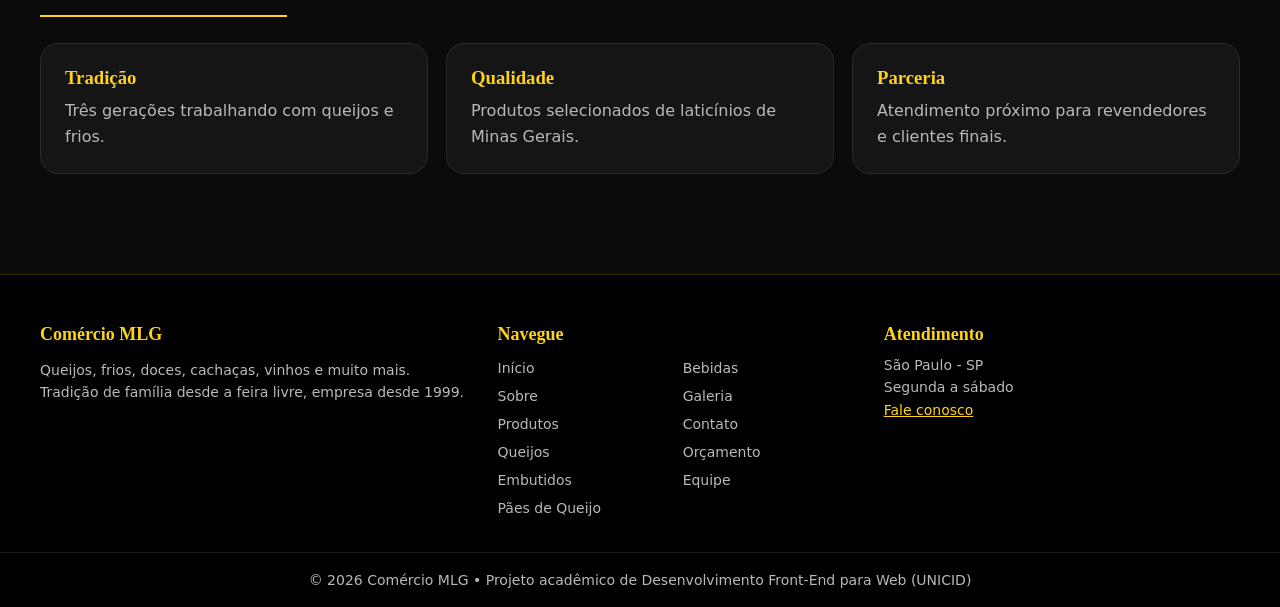
<file: sobre.html>
<!DOCTYPE html>
<html lang="pt-BR">
<head>
  <meta charset="UTF-8">
  <meta name="viewport" content="width=device-width, initial-scale=1.0">
  <meta name="description" content="A história da Comércio MLG, da feira livre dos anos 60 até hoje.">
  <title>Sobre | Comércio MLG</title>
  <link rel="icon" href="img/site/logo.png">
  <link rel="stylesheet" href="css/style.css">
</head>
<body>
  <a class="pular" href="#conteudo">Pular para o conteúdo</a>
  <header class="topo">
    <div class="topo-in">
      <a class="marca" href="index.html"><img src="img/site/logo.png" alt="Logo Comércio MLG" width="64" height="64"><span>Comércio <b>MLG</b></span></a>
      <button class="menu-btn" aria-label="Abrir menu" aria-expanded="false" aria-controls="menu">☰</button>
      <nav id="menu" aria-label="Menu principal"><ul><li><a href="index.html">Início</a></li><li><a href="sobre.html" aria-current="page">Sobre</a></li><li><a href="produtos.html">Produtos</a></li><li><a href="queijos.html">Queijos</a></li><li><a href="embutidos.html">Embutidos</a></li><li><a href="paes-de-queijo.html">Pães de Queijo</a></li><li><a href="bebidas.html">Bebidas</a></li><li><a href="galeria.html">Galeria</a></li><li><a href="contato.html">Contato</a></li><li><a href="orcamento.html">Orçamento</a></li><li><a href="equipe.html">Equipe</a></li></ul></nav>
    </div>
  </header>
  <main id="conteudo">
    <section class="hero-int" style="background-image:linear-gradient(90deg,#000e,#0007),url('img/site/historia.jpg')">
      <div class="wrap"><p class="eyebrow">Comércio MLG • desde 1999</p><h1>Nossa história</h1><p>Uma tradição de família que começou na feira livre.</p></div>
    </section>
    <section class="secao wrap duas">
      <figure class="foto-hist"><img src="img/site/historia.jpg" alt="Mesa com queijos e frios" loading="lazy"></figure>
      <article>
        <h2 class="titulo">Quem somos</h2>
        <p>O trabalho com queijos é uma tradição familiar, de avô para pai e de pai para filho, desde os tempos de feira livre nos anos 60, passando por boxes e quiosques de sacolões e mercadões.</p>
        <p>Em 1999 foi fundado o Comércio MLG (queijos, frios, doces, cachaças, vinhos e muito mais), trazendo todo o amor pelo que fazemos de maneira profissional e estruturada, com toda a experiência adquirida ao longo desses anos e o mesmo amor dos tempos de feira livre.</p>
        <blockquote>“Mais que produtos, boas histórias.”</blockquote>
      </article>
    </section>

    <section class="secao wrap" aria-labelledby="linha">
      <h2 id="linha" class="titulo">Nossa trajetória</h2>
      <ol class="linha">
        <li><time>Anos 60</time><h3>Feira livre</h3><p>O avô começa a vender queijos nas feiras livres de São Paulo.</p></li>
        <li><time>Anos 80 e 90</time><h3>Boxes e mercadões</h3><p>A família leva os queijos para boxes e quiosques de sacolões e mercadões.</p></li>
        <li><time>1999</time><h3>Nasce o Comércio MLG</h3><p>A tradição vira empresa, com estrutura profissional e novas linhas de produtos.</p></li>
        <li><time>Hoje</time><h3>Catálogo online</h3><p>Atendemos lojas, mercados, padarias e clientes do varejo, agora também pela internet.</p></li>
      </ol>
    </section>

    <section class="secao wrap" aria-labelledby="valores">
      <h2 id="valores" class="titulo">Nossos valores</h2>
      <div class="grade-3">
        <article class="valor"><h3>Tradição</h3><p>Três gerações trabalhando com queijos e frios.</p></article>
        <article class="valor"><h3>Qualidade</h3><p>Produtos selecionados de laticínios de Minas Gerais.</p></article>
        <article class="valor"><h3>Parceria</h3><p>Atendimento próximo para revendedores e clientes finais.</p></article>
      </div>
    </section>
  </main>
  <footer class="rodape">
    <div class="rodape-in">
      <section>
        <h2>Comércio MLG</h2>
        <p>Queijos, frios, doces, cachaças, vinhos e muito mais. Tradição de família desde a feira livre, empresa desde 1999.</p>
      </section>
      <nav aria-label="Links do rodapé">
        <h2>Navegue</h2>
        <ul><li><a href="index.html">Início</a></li><li><a href="sobre.html" aria-current="page">Sobre</a></li><li><a href="produtos.html">Produtos</a></li><li><a href="queijos.html">Queijos</a></li><li><a href="embutidos.html">Embutidos</a></li><li><a href="paes-de-queijo.html">Pães de Queijo</a></li><li><a href="bebidas.html">Bebidas</a></li><li><a href="galeria.html">Galeria</a></li><li><a href="contato.html">Contato</a></li><li><a href="orcamento.html">Orçamento</a></li><li><a href="equipe.html">Equipe</a></li></ul>
      </nav>
      <section>
        <h2>Atendimento</h2>
        <address>São Paulo - SP<br>Segunda a sábado<br><a href="contato.html">Fale conosco</a></address>
      </section>
    </div>
    <p class="copy">© 2026 Comércio MLG • Projeto acadêmico de Desenvolvimento Front-End para Web (UNICID)</p>
  </footer>
  <script src="js/script.js"></script>
</body>
</html>
</file>
<file: css/catalogo.css>
:root{--gold:#ffd21a;--black:#080808;--cream:#f7f3e9;--ink:#171717}
*{box-sizing:border-box}html{scroll-behavior:smooth;scroll-padding-top:80px}body{margin:0;background:var(--black);color:#fff;font-family:Arial,sans-serif;overflow-x:hidden}button,input{font:inherit}
[hidden]{display:none!important}
.top{position:fixed;z-index:100;inset:0 0 auto;height:76px;padding:0 28px;display:flex;align-items:center;gap:22px;background:linear-gradient(#050505f5,#050505a8,transparent);transition:.3s}.top.scrolled{background:#080808f7;border-bottom:1px solid #624f00}.logo{width:160px;height:58px;object-fit:contain}.nav{display:flex;gap:24px}.nav a{color:#fff;text-decoration:none;font-size:13px;font-weight:800;white-space:nowrap}.nav a:hover{color:var(--gold)}.search{margin-left:auto;width:min(390px,31vw);position:relative}.search input{width:100%;border:0;border-radius:999px;padding:12px 18px 12px 42px;outline:none;color:#111}.search i{position:absolute;left:15px;top:7px;color:#222;font-size:22px;font-style:normal}.wa{border:0;background:var(--gold);border-radius:999px;padding:12px 18px;font-weight:1000;cursor:pointer;color:#111;white-space:nowrap}
.hero{min-height:100vh;position:relative;display:flex;align-items:center;overflow:hidden}.hero-bg{position:absolute;inset:-5%;background:center/cover;animation:zoom 14s ease-in-out infinite alternate}.hero:after{content:"";position:absolute;inset:0;background:linear-gradient(90deg,#000f,#0008 42%,#0001),linear-gradient(0deg,#080808,transparent 32%)}@keyframes zoom{to{transform:scale(1.09)}}.hero-content{position:relative;z-index:2;margin-left:7vw;max-width:680px;padding:110px 0 60px}.eyebrow{color:var(--gold);font-size:12px;font-weight:1000;letter-spacing:2px}.hero h1{font:clamp(54px,6.4vw,88px)/.88 Georgia,serif;letter-spacing:-4px;margin:15px 0}.hero h1 span{color:var(--gold)}.hero p{font-size:19px;line-height:1.5;color:#eee;max-width:550px}.actions{display:flex;gap:12px;flex-wrap:wrap;margin-top:26px}.btn,.mini{border:0;border-radius:999px;background:var(--gold);color:#111;font-weight:1000;cursor:pointer;padding:13px 20px}.ghost{background:#fff}.scroll{position:absolute;z-index:2;bottom:22px;left:50%;transform:translateX(-50%);font-size:10px;letter-spacing:2px;color:#ddd}
.section{padding:95px 5vw}.cream{background:var(--cream);color:var(--ink)}.head{display:flex;justify-content:space-between;align-items:end;gap:30px;margin-bottom:30px}.head h2{font:clamp(42px,5vw,68px)/.92 Georgia,serif;margin:8px 0;letter-spacing:-3px}.head p{max-width:450px;color:#666;line-height:1.5}
.rail-wrap{position:relative}.rail{display:flex;gap:18px;overflow-x:auto;overflow-y:hidden;padding:8px 5px 28px;scroll-snap-type:x mandatory;scrollbar-width:none;cursor:grab}.rail::-webkit-scrollbar{display:none}.rail.drag{cursor:grabbing;scroll-snap-type:none}
.card{flex:0 0 330px;height:440px;border-radius:24px;overflow:hidden;border:1px solid #5d4a00;background:#111;scroll-snap-align:start;cursor:pointer;transition:.35s;box-shadow:0 8px 22px #0002;display:flex;flex-direction:column}.card:hover{transform:translateY(-7px);box-shadow:0 25px 55px #0007;border-color:var(--gold)}.photo{flex:1;min-height:0;background-position:center;background-size:cover;transition:.7s}.card:hover .photo{transform:scale(1.045)}.card-foot{background:#0b0b0b;padding:17px 20px 19px;min-height:128px;border-top:2px solid var(--gold);position:relative}.card-foot h3{margin:0 0 7px;color:var(--gold);font:700 28px Georgia,serif;letter-spacing:.2px}.card-foot p{margin:0;color:#eee;font-size:14px;line-height:1.35}.mini{padding:8px 13px;margin-top:10px;font-size:11px}
.rail-btn{position:absolute;z-index:5;top:46%;transform:translateY(-50%);width:50px;height:50px;border-radius:50%;border:1px solid #8c7100;background:#111e;color:#fff;font-size:28px;cursor:pointer;backdrop-filter:blur(6px)}.rail-btn:hover{background:var(--gold);color:#111}.prev{left:-8px}.next{right:-8px}
.story{background:#0a0a0a}.storygrid{display:grid;grid-template-columns:.9fr 1.1fr;gap:45px;align-items:center}.storypic{height:500px;border-radius:28px;background:center/cover;box-shadow:0 30px 70px #0008}.storytext h2{font:clamp(45px,5vw,65px)/.9 Georgia,serif}.storytext h2 span{color:var(--gold)}.storytext p{font-size:18px;line-height:1.7;color:#ccc;max-width:600px}.quote{border-left:3px solid var(--gold);padding-left:18px;font:22px Georgia,serif}.ai{background:var(--gold);color:#111;border-radius:30px;padding:40px;display:grid;grid-template-columns:1fr auto;align-items:center;gap:25px}.ai h2{font:44px Georgia,serif;margin:0 0 8px}.ai p{margin:0;line-height:1.5;max-width:640px}.ai button{background:#111;color:#fff;border:0;border-radius:999px;padding:14px 22px;font-weight:1000;cursor:pointer}.footer{border-top:1px solid #5c4900;padding:30px 5vw;display:flex;justify-content:space-around;gap:20px;flex-wrap:wrap;color:#bbb}.footer b{color:var(--gold)}
.motion-section{padding:72px 5vw 78px;background:#f7f3e9;color:#111;overflow:hidden}
.motion-head{display:flex;justify-content:space-between;align-items:end;gap:24px;margin-bottom:24px}
.motion-head h2{font:clamp(38px,5vw,62px)/.92 Georgia,serif;margin:7px 0;letter-spacing:-2px}
.motion-head p{max-width:470px;color:#666;line-height:1.5}
.auto-viewport{position:relative;overflow:hidden;margin:0 -5vw}
.auto-rail{display:flex;gap:18px;width:max-content;will-change:transform;animation:mlgAuto 34s linear infinite;padding:8px 0 10px}
.auto-viewport:hover .auto-rail{animation-play-state:paused}
@keyframes mlgAuto{from{transform:translateX(0)}to{transform:translateX(calc(-50% - 9px))}}
.nov-card{width:330px;flex:0 0 330px;border-radius:24px;overflow:hidden;background:#0b0b0b;border:1px solid #5e4a00;box-shadow:0 12px 35px #0002;transition:.35s;cursor:pointer}
.nov-card:hover{transform:translateY(-7px);border-color:#ffd21a;box-shadow:0 22px 45px #0005}
.nov-photo{position:relative;height:270px;overflow:hidden;isolation:isolate;background:#1a1a1a}
.prod-photo::before,.nov-photo::before,.pcard .ph::before{content:'';position:absolute;inset:-40px;z-index:-1;background:var(--img) center/cover no-repeat;filter:blur(24px) brightness(.72) saturate(1.1)}
.nov-photo::after,.pcard .ph::after{content:'';position:absolute;inset:0;background:var(--img) center/contain no-repeat}
.nov-copy{padding:17px 19px 20px}
.nov-copy .tag{color:#ffd21a;font-size:11px;font-weight:1000;letter-spacing:2px}
.nov-copy h3{font:28px Georgia,serif;color:#fff;margin:6px 0}
.nov-copy p{color:#ddd;margin:0;line-height:1.4;font-size:14px}
.nov-copy .nov-btn{display:inline-block;margin-top:12px;background:#ffd21a;color:#111;border-radius:999px;padding:9px 14px;font-weight:1000;font-size:12px}
.motion-note{font-size:11px;color:#777;margin-top:13px}

/* ---------- produtos ---------- */
.produtos{background:var(--cream);color:var(--ink);padding:10px 5vw 95px}
.p-bar{position:sticky;top:76px;z-index:20;background:var(--cream);padding:14px 0;margin-bottom:22px;border-bottom:1px solid #e6dcc3;display:flex;gap:8px;overflow-x:auto;scrollbar-width:none}
.p-bar::-webkit-scrollbar{display:none}
.chip{flex:none;border:1px solid #d9cba3;background:#fff;color:#111;border-radius:999px;padding:9px 15px;font-weight:800;font-size:13px;cursor:pointer}
.chip:hover{border-color:#8c7100}
.chip.on{background:#111;color:var(--gold);border-color:#111}
.p-title{display:flex;justify-content:space-between;align-items:end;gap:20px;margin-bottom:20px;flex-wrap:wrap}
.p-title h3{font:clamp(32px,4vw,46px)/1 Georgia,serif;letter-spacing:-1.5px;margin:0}
.p-title span{color:#666;font-size:14px}
.notice{background:#111;color:#f3e7b8;border-left:3px solid var(--gold);border-radius:12px;padding:12px 16px;margin:0 0 20px;font-size:14px;line-height:1.45}
.p-grid{display:grid;grid-template-columns:repeat(auto-fill,minmax(240px,1fr));gap:18px}
.prod{border-radius:22px;overflow:hidden;border:1px solid #5d4a00;background:#0b0b0b;color:#fff;display:flex;flex-direction:column;transition:.35s;box-shadow:0 8px 22px #0002;cursor:pointer}
.prod:hover{transform:translateY(-6px);border-color:var(--gold);box-shadow:0 22px 45px #0005}
.prod-photo{position:relative;aspect-ratio:12/11;background:#1a1a1a;overflow:hidden;isolation:isolate}.prod-photo img{position:relative;width:100%;height:100%;object-fit:contain;display:block;transition:transform .6s}.prod:hover .prod-photo img{transform:scale(1.05)}
.ptags{position:absolute;left:10px;top:10px;display:flex;gap:6px}
.ptag{background:#000c;color:var(--gold);border-radius:999px;padding:5px 9px;font-size:10px;font-weight:1000;letter-spacing:1.5px}
.ptag.new{background:var(--gold);color:#111}
.ptag.ex{background:#fffe;color:#555}
.prod-copy{padding:15px 17px 17px;border-top:2px solid var(--gold);display:flex;flex-direction:column;gap:5px;flex:1}
.prod-copy small{color:var(--gold);font-size:10px;font-weight:1000;letter-spacing:2px}
.prod-copy h4{font:23px/1.1 Georgia,serif;margin:0}
.prod-copy .pk{color:#bbb;font-size:13px}
.price{margin-top:auto;padding-top:12px;display:flex;align-items:baseline;gap:6px;border-top:1px solid #2a2400}
.price b{font:700 26px Georgia,serif;color:var(--gold);font-variant-numeric:tabular-nums}
.price span{color:#bbb;font-size:13px}
.price.ask b{font:800 14px Arial,sans-serif;color:#ddd}
.p-empty{grid-column:1/-1;text-align:center;padding:50px 20px;border:1px dashed #d9cba3;border-radius:24px;background:#fffdf7}
.p-empty h4{font:34px Georgia,serif;margin:0 0 8px}
.p-empty p{color:#666;margin:0 auto;max-width:460px;line-height:1.5}
.p-tools{display:flex;gap:10px;align-items:center;flex-wrap:wrap}
.sel{border:1px solid #d9cba3;background:#fff;color:#111;border-radius:999px;padding:9px 14px;font-weight:800;font-size:13px;cursor:pointer}
.seg{display:flex;border:1px solid #d9cba3;border-radius:999px;overflow:hidden;background:#fff}
.seg button{border:0;background:none;padding:9px 14px;font-weight:800;font-size:13px;cursor:pointer;color:#111}
.seg button.on{background:#111;color:var(--gold)}
.pdf{display:inline-flex;align-items:center;gap:7px;border-radius:999px;background:#111;color:var(--gold);padding:10px 15px;font-weight:1000;font-size:12px;text-decoration:none;letter-spacing:.5px}
.pdf:hover{background:#000}
.p-table-wrap{overflow-x:auto;border:1px solid #e6dcc3;border-radius:18px;background:#fff}
.p-table{width:100%;border-collapse:collapse;font-size:14px;min-width:560px}
.p-table th{background:#111;color:var(--gold);text-align:left;padding:12px 14px;font-size:11px;letter-spacing:1.5px}
.p-table td{padding:11px 14px;border-top:1px solid #efe7d2;vertical-align:middle}
.p-table tr.row{cursor:pointer}.p-table tr.row:hover td{background:#fbf6e6}
.p-table .cat-row td{background:#f7f3e9;font:700 15px Georgia,serif;padding:14px 14px 8px;border-top:0}
.p-table .num{text-align:right;font-weight:1000;white-space:nowrap;font-variant-numeric:tabular-nums}
.p-table .cod{color:#888;font-size:12px;white-space:nowrap}
.p-table .em{display:none}
.p-table .tg{display:inline-block;margin-left:7px;background:var(--gold);color:#111;border-radius:999px;padding:2px 7px;font-size:9px;font-weight:1000;letter-spacing:1px;vertical-align:2px}
.p-table .tg.ex{background:#eee;color:#666}
.p-foot{display:flex;justify-content:space-between;gap:12px;flex-wrap:wrap;font-size:12px;color:#777;margin-top:22px}

/* ---------- detalhe ---------- */
.pmodal{position:fixed;inset:0;z-index:210;display:grid;place-items:center;padding:20px;opacity:0;pointer-events:none;transition:.25s}
.pmodal.on{opacity:1;pointer-events:auto}
.pmodal .bg{position:absolute;inset:0;background:#000c}
.pcard{position:relative;width:min(860px,100%);max-height:100%;overflow:auto;display:grid;grid-template-columns:1fr 1fr;border-radius:26px;border:1px solid var(--gold);background:#0b0b0b;color:#fff;box-shadow:0 30px 90px #000}
.pcard .ph{position:relative;min-height:360px;overflow:hidden;isolation:isolate;background:#1a1a1a}
.pcard .info{padding:34px 30px;display:flex;flex-direction:column;gap:12px}
.pcard small{color:var(--gold);font-size:11px;font-weight:1000;letter-spacing:2px}
.pcard h3{font:38px/1.02 Georgia,serif;margin:0}
.pcard p{color:#ccc;margin:0;line-height:1.5}
.pcard dl{display:grid;grid-template-columns:auto 1fr;gap:8px 16px;margin:6px 0;padding:14px 0;border-top:1px solid #3a2f00;border-bottom:1px solid #3a2f00;font-size:14px}
.pcard dt{color:#999;font-size:11px;font-weight:1000;letter-spacing:1.5px;padding-top:2px}
.pcard dd{margin:0}
.pcard .big{font:700 34px Georgia,serif;color:var(--gold);font-variant-numeric:tabular-nums}
.pcard .acts{display:flex;gap:10px;flex-wrap:wrap;margin-top:auto}
.x{width:42px;height:42px;border-radius:50%;border:1px solid #8c7100;background:#111;color:#fff;font-size:18px;cursor:pointer}
.pcard .x{position:absolute;right:12px;top:12px;z-index:2}
.pnav{position:absolute;z-index:3;top:50%;transform:translateY(-50%);width:48px;height:48px;border-radius:50%;border:1px solid #8c7100;background:#111e;color:#fff;font-size:26px;cursor:pointer}
.pnav:hover{background:var(--gold);color:#111}.pnav.l{left:max(14px,calc(50% - 470px))}.pnav.r{right:max(14px,calc(50% - 470px))}
.copied{position:fixed;z-index:400;left:50%;bottom:26px;transform:translate(-50%,20px);background:var(--gold);color:#111;font-weight:1000;padding:12px 18px;border-radius:999px;opacity:0;pointer-events:none;transition:.3s}
.copied.on{opacity:1;transform:translate(-50%,0)}

/* ---------- falta e promoções ---------- */
.prod.falta .prod-photo img{filter:grayscale(.85) brightness(.6)}
.ptags{flex-wrap:wrap;right:10px}.ptag{white-space:nowrap}.ptag.out{background:#5a1f1f;color:#ffd0d0}.ptag.promo{background:#ff6b2c;color:#fff}
.add.off,.mini-add.off{background:#2a2a2a!important;color:#888!important;cursor:not-allowed}
.promos{display:grid;gap:10px;margin:0 0 20px}
.promo{display:flex;gap:12px;align-items:center;background:linear-gradient(90deg,#111,#1a1300);border:1px solid var(--gold);border-radius:16px;padding:12px 16px;color:#fff}
.promo .ic{font-size:26px}.promo b{display:block;font:20px/1.15 Georgia,serif;color:var(--gold)}.promo small{color:#ddd;font-size:13px}
.gift{background:#1a1300;border:1px solid var(--gold);border-radius:12px;padding:10px 12px;margin-top:12px;font-size:13px;color:#f3e7b8}
.gift b{color:var(--gold)}.gift.prog{border-style:dashed;border-color:#5d4a00;color:#bbb}
/* ---------- carrinho ---------- */
.addrow{margin-top:10px}
.ptag.combo{background:#ff6b2c;color:#fff}
.combo-l{display:inline-block;margin-top:6px;background:#ff6b2c;color:#fff;border-radius:8px;padding:3px 8px;font-size:12px;font-weight:900}
.nsab{color:var(--gold);font-size:12px;font-weight:800;margin-top:4px}
.sabs{margin-top:14px;border:1px solid #3a3000;border-radius:14px;max-height:min(46vh,380px);overflow:auto;background:#0d0d0d}
.sabs h5{position:sticky;top:0;margin:0;padding:10px 14px;background:#141100;color:var(--gold);font-size:11px;letter-spacing:2px;border-bottom:1px solid #3a3000;z-index:1}
.sab{display:flex;align-items:center;justify-content:space-between;gap:10px;padding:8px 10px 8px 14px;border-bottom:1px solid #1d1d1d;color:#eee;font-size:14px}
.sab:last-child{border-bottom:0}.sab.in{background:#1a1500}.sab.in span{color:var(--gold);font-weight:800}
.sab .stp{width:118px;flex:none}.sab .sab-add{border:1px solid var(--gold);background:transparent;color:var(--gold);border-radius:999px;padding:7px 14px;font-weight:900;font-size:12px;cursor:pointer;flex:none}
.gift.combo{border-color:#ff6b2c;background:#2a1206;color:#ffd9c6}
.add{width:100%;border:0;border-radius:999px;background:var(--gold);color:#111;font-weight:1000;font-size:12px;padding:10px 12px;cursor:pointer;letter-spacing:.5px}
.add:hover{background:#fff}
.stp{display:flex;align-items:center;justify-content:space-between;border:1px solid var(--gold);border-radius:999px;overflow:hidden}
.stp button{border:0;background:var(--gold);color:#111;width:38px;height:36px;font-size:18px;font-weight:1000;cursor:pointer}
.stp input{width:46px;border:0;background:transparent;color:#fff;text-align:center;font-weight:1000;font-size:15px;-moz-appearance:textfield}
.stp input::-webkit-outer-spin-button,.stp input::-webkit-inner-spin-button{-webkit-appearance:none;margin:0}
.p-table .addc{width:1%;white-space:nowrap;text-align:right}
.p-table .mini-add{border:0;border-radius:999px;background:#111;color:var(--gold);font-weight:1000;padding:7px 12px;cursor:pointer;font-size:12px}
.p-table .mini-add.in{background:var(--gold);color:#111}
.cart-fab{position:fixed;z-index:151;left:50%;bottom:20px;transform:translateX(-50%);border:0;border-radius:999px;background:var(--gold);color:#111;font-weight:1000;padding:14px 22px;cursor:pointer;box-shadow:0 14px 40px #0009;display:flex;gap:12px;align-items:center;font-size:15px;white-space:nowrap}
.cart-fab b{background:#111;color:var(--gold);border-radius:999px;padding:3px 9px;font-size:13px}
.cart-fab:hover{background:#fff}
.cscrim{position:fixed;inset:0;z-index:230;background:#000b;opacity:0;pointer-events:none;transition:.3s}.cscrim.on{opacity:1;pointer-events:auto}
.cart{position:fixed;z-index:231;top:0;right:0;bottom:0;width:min(460px,100%);background:#0b0b0b;border-left:2px solid var(--gold);color:#fff;display:flex;flex-direction:column;transform:translateX(102%);transition:transform .35s}
.cart.on{transform:none}
.ct-head{display:flex;justify-content:space-between;align-items:center;padding:18px 20px;border-bottom:1px solid #3a2f00}
.ct-head h2{font:32px Georgia,serif;margin:0;color:var(--gold)}
.ct-head small{display:block;color:#aaa;font-size:12px}
.ct-body{flex:1;overflow-y:auto;padding:4px 20px 20px}
.ci{display:grid;grid-template-columns:56px 1fr auto;gap:12px;align-items:center;padding:13px 0;border-bottom:1px solid #2a2400}
.ci img{width:56px;height:56px;border-radius:12px;object-fit:cover;background:#222}
.ci b{display:block;font:16px/1.15 Georgia,serif}
.ci small{color:#aaa;font-size:12px;display:block}
.ci .sub{color:var(--gold);font-weight:1000;font-size:13px;margin-top:3px}
.ci .stp{width:118px}
.ci .stp button{width:32px;height:32px;font-size:16px}.ci .stp input{width:40px;font-size:14px}
.ct-empty{text-align:center;padding:60px 10px;color:#bbb}
.ct-empty h3{font:28px Georgia,serif;color:#fff;margin:0 0 8px}
.cform{display:grid;gap:10px;margin-top:18px}
.cform label{font-size:11px;font-weight:1000;letter-spacing:1.5px;color:var(--gold);display:grid;gap:5px}
.cform label{min-width:0}.cform input,.cform textarea{width:100%;min-width:0;box-sizing:border-box;border:1px solid #5d4a00;background:#151515;color:#fff;border-radius:12px;padding:11px 12px;font:15px Arial,sans-serif;outline:0;resize:vertical}
.cform input:focus,.cform textarea:focus{border-color:var(--gold)}
.cform .two{display:grid;grid-template-columns:1fr 1fr;gap:10px}
.ct-foot{padding:14px 20px 18px;border-top:1px solid #3a2f00;background:#101010;display:grid;gap:8px}
.ct-total{display:flex;justify-content:space-between;align-items:baseline}
.ct-total span{color:#bbb;font-size:13px}.ct-total b{font:700 30px Georgia,serif;color:var(--gold);font-variant-numeric:tabular-nums}
.ct-foot small{color:#999;font-size:11px;line-height:1.4}
.send{display:flex;justify-content:center;align-items:center;gap:8px;border:0;border-radius:999px;background:#25d366;color:#06210f;font-weight:1000;font-size:15px;padding:15px;cursor:pointer;text-decoration:none}
.send:disabled{opacity:.6;cursor:wait}
.cerr{background:#3a0f0f;border:1px solid #a33;color:#ffbcbc;border-radius:12px;padding:10px 12px;font-size:13px}
.seller{background:#1a1500;border:1px solid #5d4a00;border-radius:12px;padding:9px 12px;font-size:13px;margin-top:14px;color:#f3e7b8}
.done{text-align:center;padding:40px 6px}
.done .ok{width:74px;height:74px;border-radius:50%;background:#25d366;color:#06210f;display:grid;place-items:center;font-size:38px;margin:0 auto 16px}
.done h3{font:32px Georgia,serif;margin:0 0 8px}.done p{color:#ccc;margin:0 0 18px;line-height:1.5}
.clear{background:none;border:0;color:#999;text-decoration:underline;cursor:pointer;font-size:12px;justify-self:center}

/* ---------- assistente ---------- */
.ai-fab{position:fixed;z-index:150;right:20px;bottom:20px;border:0;border-radius:999px;background:#111;color:#fff;border:1px solid var(--gold);padding:13px 18px 13px 14px;font-weight:1000;cursor:pointer;display:flex;align-items:center;gap:9px;box-shadow:0 14px 40px #0008;transition:.25s}
.ai-fab:hover{transform:translateY(-3px);background:var(--gold);color:#111}
.ai-fab .dot{width:30px;height:30px;border-radius:50%;background:var(--gold);color:#111;display:grid;place-items:center;font-size:16px}
.chat{position:fixed;z-index:220;right:20px;bottom:20px;width:min(410px,calc(100vw - 24px));height:min(640px,calc(100vh - 40px));background:#0b0b0b;border:1px solid var(--gold);border-radius:24px;display:flex;flex-direction:column;overflow:hidden;box-shadow:0 30px 90px #000c;opacity:0;transform:translateY(20px) scale(.98);pointer-events:none;transition:.25s}
.chat.on{opacity:1;transform:none;pointer-events:auto}
.c-head{display:flex;align-items:center;gap:12px;padding:16px 16px 14px;border-bottom:1px solid #3a2f00;background:#111}
.c-head .av{width:42px;height:42px;border-radius:50%;background:var(--gold);color:#111;display:grid;place-items:center;font-size:21px;flex:none}
.c-head b{display:block;font:22px Georgia,serif;color:#fff}
.c-head small{color:#b9ad85;font-size:12px}
.c-head .x{margin-left:auto}
.c-body{flex:1;overflow-y:auto;padding:16px;display:flex;flex-direction:column;gap:10px;scroll-behavior:smooth}
.msg{max-width:88%;padding:11px 14px;border-radius:16px;line-height:1.45;font-size:14px;white-space:pre-line}
.msg.bot{background:#1a1a1a;border:1px solid #2e2700;align-self:flex-start;border-bottom-left-radius:5px;color:#eee}
.msg.me{background:var(--gold);color:#111;align-self:flex-end;border-bottom-right-radius:5px;font-weight:700}
.msg b{color:var(--gold)}
.msg.typing{color:#999;font-style:italic}
.hits{display:grid;gap:7px;align-self:stretch;margin-top:-2px}
.hit{display:grid;grid-template-columns:48px 1fr auto;gap:10px;align-items:center;background:#141414;border:1px solid #2e2700;border-radius:14px;padding:7px 10px 7px 7px;cursor:pointer;text-align:left;color:#fff;transition:.2s}
.hit:hover{border-color:var(--gold)}
.hit i{width:48px;height:48px;border-radius:10px;background:center/cover}
.hit b{display:block;font:15px/1.15 Georgia,serif}
.hit small{color:#aaa;font-size:11px}
.hit em{font-style:normal;color:var(--gold);font-weight:1000;font-size:13px;white-space:nowrap}
.sugs{display:flex;gap:7px;flex-wrap:wrap;padding:0 16px 10px}
.sug{border:1px solid #5d4a00;background:#141414;color:#eee;border-radius:999px;padding:8px 12px;font-size:12px;font-weight:800;cursor:pointer}
.sug:hover{border-color:var(--gold);color:var(--gold)}
.c-form{display:flex;gap:8px;padding:12px;border-top:1px solid #3a2f00;background:#111}
.c-form input{flex:1;min-width:0;border:1px solid #5d4a00;background:#0b0b0b;color:#fff;border-radius:999px;padding:12px 16px;outline:0;font-size:15px}
.c-form input:focus{border-color:var(--gold)}
.c-form button{border:0;border-radius:999px;background:var(--gold);color:#111;font-weight:1000;padding:0 18px;cursor:pointer}

@media(max-width:1100px){.nav{display:none}}
@media(max-width:850px){.search{width:46vw}.hero-content{margin-left:6vw}.storygrid{grid-template-columns:1fr}.storypic{height:360px}}
@media(max-width:600px){.top{height:68px;padding:0 12px;gap:8px}.logo{width:110px}.search{width:auto;flex:1}.search input{padding:11px 12px 11px 36px;font-size:14px}.hero-content{margin:0 20px;padding-top:60px}.hero h1{font-size:55px;letter-spacing:-3px}.hero p{font-size:16px}.section{padding:70px 14px}.head{display:block}.head p{margin-top:15px}.rail{gap:12px;padding-left:0;padding-right:0}.card{flex-basis:78vw;height:390px}.card-foot{min-height:122px}.rail-btn{display:none}.ai{grid-template-columns:1fr;padding:28px}
 .motion-section{padding:58px 14px}.motion-head{display:block}.motion-head p{margin-top:12px}.auto-viewport{margin:0 -14px}.auto-rail{animation-duration:28s}.nov-card{width:78vw;flex-basis:78vw}.nov-photo{height:210px}
 .p-bar{top:68px}.produtos{padding:6px 14px 70px}.p-grid{grid-template-columns:1fr 1fr;gap:10px}.prod-copy{padding:11px 11px 13px}.prod-copy h4{font-size:18px}.price b{font-size:20px}
 .pnav{display:none}.wa-t{display:none}.top .wa{padding:11px 13px}
 .p-table{min-width:0;font-size:13px}.p-table th:nth-child(1),.p-table td:nth-child(1),.p-table th:nth-child(3),.p-table tr.row td:nth-child(3){display:none}.p-table .em{display:block;color:#888;font-size:11px;margin-top:2px}.p-table td,.p-table th{padding:10px}.p-tools{width:100%}.p-tools .sel{flex:1}
 .pmodal{padding:0;align-items:end}.pcard{grid-template-columns:1fr;border-radius:24px 24px 0 0;max-height:92vh}.pcard .ph{min-height:220px}.pcard .info{padding:22px 20px 26px}.pcard h3{font-size:30px}
 .ai-fab{right:14px;bottom:14px;padding:10px}.ai-fab .t{display:none}
 .ptag{font-size:8.5px;padding:4px 7px;letter-spacing:1px}.ptags{gap:4px;left:7px;top:7px}
 .cart-fab{left:14px;transform:none;bottom:14px;padding:13px 16px;font-size:14px}.cform .two{grid-template-columns:1fr}
 .chat{right:0;bottom:0;width:100vw;height:100%;border-radius:0;border:0}
}
@media(max-width:360px){.p-grid{grid-template-columns:1fr}}
@media(prefers-reduced-motion:reduce){.auto-rail,.hero-bg{animation:none!important}.auto-viewport{overflow-x:auto}}
.p-sec{grid-column:1/-1;margin:26px 0 2px;padding-bottom:10px;border-bottom:2px solid #111;font:700 28px Georgia,serif;letter-spacing:.06em;color:#111;display:flex;justify-content:space-between;align-items:baseline}.p-sec:first-child{margin-top:0}.p-sec span{font:500 13px system-ui,sans-serif;letter-spacing:0;color:#555}
.quem{max-width:560px;margin:22px 0 4px;padding:18px 22px;border-left:3px solid var(--gold);background:linear-gradient(90deg,#000c,#0006);border-radius:0 16px 16px 0;backdrop-filter:blur(2px)}.quem h2{margin:0 0 8px;font:700 13px/1 system-ui,sans-serif;letter-spacing:.22em;text-transform:uppercase;color:var(--gold)}.hero .quem p{margin:0;font-size:15px;line-height:1.6;color:#eee;max-width:none}@media(max-width:600px){.quem{padding:14px 16px;margin-top:18px}.hero .quem p{font-size:14px}}
.p-gos{grid-column:1/-1;margin-top:30px;padding-top:24px;border-top:2px solid #111}.p-gos h3{font:700 26px Georgia,serif;color:#111;margin:0 0 16px}.p-gos>div{display:grid;grid-template-columns:repeat(auto-fill,minmax(220px,1fr));gap:12px}.p-go{display:flex;justify-content:space-between;align-items:center;gap:10px;background:#0b0b0b;color:#fff;border:1px solid #5d4a00;border-radius:16px;padding:18px 20px;cursor:pointer;text-align:left;font:inherit;transition:.25s}.p-go b{font:700 19px Georgia,serif}.p-go span{color:var(--gold);font-weight:800;font-size:13px;white-space:nowrap}.p-go:hover{background:var(--gold);color:#111}.p-go:hover span{color:#111}
#topAi,#aiFab,.ai-fab,#chat,.chat,#mAsk{display:none!important}

/* ---- links para as outras páginas do site ---- */
.paginas{background:#000;border-top:1px solid #ffd21a33;padding:34px 5vw 10px;text-align:center}
.paginas h2{font:700 13px system-ui,sans-serif;letter-spacing:.22em;text-transform:uppercase;color:#ffd21a;margin:0 0 14px}
.paginas ul{list-style:none;margin:0 auto;padding:0;display:flex;flex-wrap:wrap;justify-content:center;gap:8px;max-width:1100px}
.paginas a{display:block;padding:9px 16px;border:1px solid #5d4a00;border-radius:999px;color:#fff;text-decoration:none;font-weight:700;font-size:14px}
.paginas a:hover{background:#ffd21a;color:#000}
/* ---- botão ☰ com todas as páginas (telas menores) ---- */
.mnu-btn{display:none;border:1px solid #ffd21a;background:#000;color:#ffd21a;border-radius:12px;width:46px;height:46px;font-size:22px;cursor:pointer;flex:none}
.mnu{position:fixed;z-index:99;top:76px;left:0;right:0;background:#050505;box-shadow:0 18px 30px #000c;border-bottom:1px solid #ffd21a55;padding:14px 16px 18px;display:none;max-height:calc(100vh - 76px);overflow:auto}
.mnu.aberto{display:grid;grid-template-columns:repeat(auto-fill,minmax(150px,1fr));gap:8px}
.mnu a{display:block;padding:12px 14px;border:1px solid #5d4a00;border-radius:12px;color:#fff;text-decoration:none;font-weight:700;font-size:15px}
.mnu a:hover,.mnu a:focus{background:#ffd21a;color:#000}
@media(max-width:1100px){.mnu-btn{display:block}}
@media(max-width:700px){.mnu{top:68px;max-height:calc(100vh - 68px)}}
@media(min-width:1101px){.mnu{display:none!important}}
</file>
<file: css/style.css>
/* =========================================================
   Comércio MLG — folha de estilo única do site
   Guia visual: preto + dourado, títulos em Georgia
   ========================================================= */
:root {
  --preto: #0b0b0b;
  --preto-2: #151515;
  --cinza: #2a2a2a;
  --texto: #f2f2f2;
  --texto-2: #b9b9b9;
  --dourado: #ffd21a;
  --dourado-esc: #c9a227;
  --raio: 18px;
  --sombra: 0 18px 40px #0008;
  --fonte-titulo: Georgia, "Times New Roman", serif;
  --fonte-texto: system-ui, -apple-system, "Segoe UI", Roboto, Arial, sans-serif;
}

*, *::before, *::after { box-sizing: border-box; }
html { scroll-behavior: smooth; }
body { margin: 0; background: var(--preto); color: var(--texto); font: 16px/1.6 var(--fonte-texto); }
img { max-width: 100%; display: block; }
a { color: var(--dourado); }
h1, h2, h3, h4 { font-family: var(--fonte-titulo); line-height: 1.1; margin: 0 0 .5em; }
.wrap { width: min(1200px, 100% - 32px); margin-inline: auto; }
.pular { position: absolute; left: -999px; }
.pular:focus { left: 16px; top: 16px; z-index: 99; background: var(--dourado); color: #000; padding: 8px 14px; border-radius: 8px; }

/* ---------- Topo / menu ---------- */
.topo { position: sticky; top: 0; z-index: 50; background: #000e; border-bottom: 1px solid #ffd21a33; backdrop-filter: blur(8px); }
.topo-in { width: min(1200px, 100% - 32px); margin: auto; display: flex; align-items: center; gap: 20px; min-height: 76px; }
.marca { display: flex; align-items: center; gap: 10px; color: var(--texto); text-decoration: none; font: 700 20px var(--fonte-titulo); }
.marca b { color: var(--dourado); }
.marca img { width: 54px; height: auto; }
#menu { margin-left: auto; }
#menu ul { list-style: none; display: flex; flex-wrap: wrap; gap: 4px; margin: 0; padding: 0; }
#menu a { display: block; padding: 8px 11px; border-radius: 999px; color: var(--texto); text-decoration: none; font-size: 14px; font-weight: 600; }
#menu a:hover, #menu a[aria-current="page"] { background: var(--dourado); color: #000; }
.menu-btn { display: none; margin-left: auto; background: var(--dourado); border: 0; border-radius: 12px; width: 46px; height: 42px; font-size: 22px; cursor: pointer; }

/* ---------- Botões ---------- */
.btn { display: inline-block; background: var(--dourado); color: #000; font-weight: 800; text-decoration: none; text-transform: uppercase; letter-spacing: .04em; padding: 14px 26px; border-radius: 999px; border: 2px solid var(--dourado); cursor: pointer; font-size: 14px; transition: transform .2s, background .2s; }
.btn:hover { transform: translateY(-2px); background: #fff06a; }
.btn-sec { background: transparent; color: var(--dourado); }
.btn-sec:hover { background: var(--dourado); color: #000; }
.btn-sm { padding: 9px 18px; font-size: 12px; }

/* ---------- Hero (início) ---------- */
.hero { min-height: calc(100vh - 76px); display: flex; align-items: center; background: linear-gradient(90deg, #000f 0%, #000c 45%, #0003), url("../img/site/hero.jpg") center/cover; padding: 60px 0; }
.hero-txt { max-width: 1200px; }
.hero h1 { font-size: clamp(46px, 6.5vw, 88px); letter-spacing: -2px; max-width: 700px; }
.hero h1 span { color: var(--dourado); display: block; }
.eyebrow { color: var(--dourado); font-weight: 800; font-size: 13px; letter-spacing: .2em; text-transform: uppercase; margin: 0 0 10px; }
.lead { font-size: 19px; max-width: 560px; }
.quem { max-width: 580px; margin: 22px 0; padding: 18px 22px; border-left: 3px solid var(--dourado); background: linear-gradient(90deg, #000c, #0006); border-radius: 0 16px 16px 0; }
.quem h2 { font: 800 13px var(--fonte-texto); letter-spacing: .22em; text-transform: uppercase; color: var(--dourado); }
.quem p { margin: 0; font-size: 15px; color: #eee; }
.acoes { display: flex; gap: 12px; flex-wrap: wrap; }

/* ---------- Hero das páginas internas ---------- */
.hero-int { background-size: cover; background-position: center; padding: 90px 0 70px; border-bottom: 1px solid #ffd21a33; }
.hero-int h1 { font-size: clamp(40px, 5vw, 64px); }
.hero-int p { max-width: 640px; font-size: 18px; color: #ddd; }

/* ---------- Seções ---------- */
.secao { padding: 60px 0; }
.titulo { font-size: clamp(28px, 3.4vw, 40px); padding-bottom: 10px; border-bottom: 2px solid var(--dourado); display: inline-block; margin-bottom: 26px; }
.sec-head { display: flex; justify-content: space-between; align-items: baseline; gap: 16px; flex-wrap: wrap; }
.sec-head a { font-weight: 700; text-decoration: none; }
.centro { text-align: center; margin-top: 30px; }
.duas { display: grid; grid-template-columns: 1fr 1fr; gap: 40px; align-items: start; }
.obs { color: var(--texto-2); font-size: 14px; }
.aviso { color: var(--texto-2); font-size: 14px; border-top: 1px solid var(--cinza); padding: 20px 0 50px; }

/* ---------- Categorias ---------- */
.grade-cat { display: grid; grid-template-columns: repeat(4, 1fr); gap: 18px; }
.cat { min-height: 260px; border-radius: var(--raio); background-size: cover; background-position: center; display: flex; flex-direction: column; justify-content: flex-end; padding: 22px; color: #fff; text-decoration: none; box-shadow: var(--sombra); transition: transform .25s; }
.cat:hover { transform: translateY(-6px); }
.cat h3 { font-size: 26px; margin: 0; }
.cat p { margin: 4px 0 0; color: var(--dourado); font-weight: 700; }

/* ---------- Área de produtos (fundo creme, igual ao catálogo) ---------- */
.produtos { background: #f7f3e9; color: #171717; padding: 50px 0 70px; }
.produtos .titulo, .produtos .sec-tit { color: #111; border-color: #111; }
.produtos .sec-head a { color: #111; }
.sec-tit { font-size: clamp(24px, 3vw, 34px); letter-spacing: .06em; text-transform: uppercase; padding-bottom: 10px; border-bottom: 2px solid #111; margin: 40px 0 22px; flex: 1; }
.cat-sec[hidden] { display: none; }
.chips { display: flex; gap: 10px; flex-wrap: wrap; margin-bottom: 10px; }
.chip { border: 1px solid #d9cba3; background: #fff; color: #111; border-radius: 999px; padding: 10px 18px; font-weight: 800; font-size: 13px; cursor: pointer; text-transform: uppercase; letter-spacing: .03em; }
.chip:hover { border-color: #111; }
.chip.ativo { background: #111; color: var(--dourado); border-color: #111; }

/* ---------- Cards de produto (todos do mesmo tamanho) ---------- */
.grade { display: grid; grid-template-columns: repeat(4, 1fr); gap: 22px; align-items: stretch; }
.card { background: #0b0b0b; color: #fff; border: 1px solid #5d4a00; border-radius: 22px; overflow: hidden; display: flex; flex-direction: column; box-shadow: 0 8px 22px #0002; transition: transform .3s, box-shadow .3s; }
.card:hover { transform: translateY(-5px); box-shadow: 0 18px 36px #0004; }
.card figure { margin: 0; aspect-ratio: 1 / 1; background: #1a1a1a; overflow: hidden; }
.card figure img { width: 100%; height: 100%; object-fit: cover; transition: transform .5s; }
.card:hover figure img { transform: scale(1.05); }
.card-txt { padding: 16px 17px 18px; border-top: 2px solid var(--dourado); display: flex; flex-direction: column; gap: 8px; flex: 1; }
.card-nome { font-size: 18px; margin: 0; line-height: 1.2; min-height: 2.4em; display: -webkit-box; -webkit-line-clamp: 2; -webkit-box-orient: vertical; overflow: hidden; }
.card-desc { margin: 0; color: #c8c8c8; font-size: 13.5px; line-height: 1.45; min-height: 4.35em; display: -webkit-box; -webkit-line-clamp: 3; -webkit-box-orient: vertical; overflow: hidden; }
.card .preco { margin-top: auto; padding-top: 4px; color: #fff; font-size: 19px; }
.card .preco strong { color: var(--dourado); }
.card .preco span { font-size: 13px; color: #aaa; }
.card .btn { align-self: flex-start; }
.card[hidden] { display: none; }

/* ---------- Novidades (faixa que anda sozinha) ---------- */
.novidades { background: #0b0b0b; overflow: hidden; }
.rail-nav { display: flex; gap: 8px; }
.rail-btn { width: 46px; height: 46px; border-radius: 50%; border: 1px solid #8c7100; background: #111; color: var(--dourado); font-size: 26px; line-height: 1; cursor: pointer; }
.rail-btn:hover { background: var(--dourado); color: #000; }
.rail { display: flex; gap: 20px; overflow-x: auto; scroll-snap-type: x mandatory; scrollbar-width: none; padding: 6px max(16px, calc((100% - 1200px) / 2)) 26px; }
.rail::-webkit-scrollbar { display: none; }
.card.nov { flex: 0 0 300px; scroll-snap-align: start; }

/* ---------- Busca ---------- */
.busca-box { padding-top: 40px; }
.busca-box label { display: block; font-weight: 700; margin-bottom: 8px; }
.busca-box input { width: min(520px, 100%); padding: 14px 18px; border-radius: 999px; border: 2px solid var(--cinza); background: #111; color: var(--texto); font-size: 16px; }
.busca-box input:focus { outline: none; border-color: var(--dourado); }
.busca-info { color: var(--texto-2); font-size: 14px; min-height: 1.4em; }

/* ---------- Sobre ---------- */
.foto-hist { margin: 0; }
.foto-hist img { border-radius: var(--raio); box-shadow: var(--sombra); }
blockquote { margin: 24px 0 0; padding-left: 18px; border-left: 3px solid var(--dourado); font: italic 24px var(--fonte-titulo); color: var(--dourado); }
.linha { list-style: none; padding: 0; margin: 0; display: grid; grid-template-columns: repeat(4, 1fr); gap: 18px; }
.linha li { background: var(--preto-2); border-top: 3px solid var(--dourado); border-radius: 0 0 var(--raio) var(--raio); padding: 20px; }
.linha time { color: var(--dourado); font-weight: 800; }
.linha h3 { margin: 6px 0; }
.linha p { margin: 0; color: var(--texto-2); font-size: 14px; }
.grade-3 { display: grid; grid-template-columns: repeat(3, 1fr); gap: 18px; }
.valor { background: var(--preto-2); border: 1px solid var(--cinza); border-radius: var(--raio); padding: 24px; }
.valor h3 { color: var(--dourado); }
.valor p { margin: 0; color: var(--texto-2); }

/* ---------- Faixa de chamada ---------- */
.faixa { background: var(--dourado); color: #000; padding: 46px 0; }
.faixa-in { display: flex; justify-content: space-between; align-items: center; gap: 20px; flex-wrap: wrap; }
.faixa h2 { margin: 0; }
.faixa p { margin: 6px 0 0; }
.faixa .btn { background: #000; color: var(--dourado); border-color: #000; }

/* ---------- Galeria / vídeo ---------- */
.video { margin: 0; }
.video video { width: 100%; height: auto; border-radius: var(--raio); background: #000; box-shadow: var(--sombra); }
.video figcaption, .galeria figcaption { color: var(--texto-2); font-size: 14px; margin-top: 8px; }
.galeria { display: grid; grid-template-columns: repeat(auto-fill, minmax(220px, 1fr)); gap: 16px; }
.galeria figure { margin: 0; }
.galeria img { aspect-ratio: 1 / 1; object-fit: cover; border-radius: 14px; }

/* ---------- Formulário ---------- */
.form { background: var(--preto-2); border: 1px solid var(--cinza); border-radius: var(--raio); padding: 28px; display: flex; flex-direction: column; gap: 6px; }
.form label { font-weight: 700; margin-top: 10px; }
.form input, .form select, .form textarea { width: 100%; padding: 12px 14px; border-radius: 12px; border: 2px solid var(--cinza); background: #0e0e0e; color: var(--texto); font: inherit; }
.form input:focus, .form select:focus, .form textarea:focus { outline: none; border-color: var(--dourado); }
.form input:user-invalid, .form select:user-invalid, .form textarea:user-invalid { border-color: #ff6b6b; }
.form .check { display: flex; gap: 10px; align-items: center; font-weight: 400; }
.form .check input { width: auto; }
.form .btn { margin-top: 18px; align-self: flex-start; }
.form-ok { background: #1f3a1f; color: #b8f5b8; padding: 12px 16px; border-radius: 12px; }
.info-contato p { margin: 0 0 12px; }

/* ---------- Tabelas (orçamento) ---------- */
.tabela-wrap { overflow-x: auto; }
table { width: 100%; border-collapse: collapse; min-width: 620px; background: var(--preto-2); border-radius: var(--raio); overflow: hidden; }
caption { text-align: left; color: var(--texto-2); padding-bottom: 10px; font-size: 14px; }
th, td { padding: 14px 16px; text-align: left; border-bottom: 1px solid var(--cinza); vertical-align: top; }
th { background: var(--dourado); color: #000; }
tbody tr:hover { background: #1c1c1c; }

/* ---------- Rodapé ---------- */
.rodape { background: #000; border-top: 1px solid #ffd21a33; margin-top: 40px; }
.rodape-in { width: min(1200px, 100% - 32px); margin: auto; display: grid; grid-template-columns: 1.2fr 1fr 1fr; gap: 30px; padding: 50px 0 30px; }
.rodape h2 { font-size: 18px; color: var(--dourado); }
.rodape p, .rodape address { color: var(--texto-2); font-style: normal; font-size: 14px; }
.rodape ul { list-style: none; padding: 0; margin: 0; columns: 2; font-size: 14px; }
.rodape li a { color: var(--texto-2); text-decoration: none; line-height: 2; }
.rodape li a:hover { color: var(--dourado); }
.copy { text-align: center; color: #777; font-size: 13px; padding: 16px; border-top: 1px solid #1a1a1a; margin: 0; }

/* ---------- Responsivo ---------- */
@media (max-width: 1100px) {
  .grade { grid-template-columns: repeat(3, 1fr); }
  .menu-btn { display: block; }
  #menu { position: absolute; top: 76px; left: 0; right: 0; background: #000; border-bottom: 1px solid #ffd21a33; display: none; }
  #menu.aberto { display: block; }
  #menu ul { flex-direction: column; padding: 10px 16px 16px; }
  #menu a { font-size: 16px; padding: 12px 14px; }
}
@media (max-width: 800px) {
  .grade { grid-template-columns: repeat(2, 1fr); gap: 14px; }
  .card-nome { font-size: 15px; }
  .card-desc { font-size: 12.5px; }
  .card-txt { padding: 12px; }
  .card .preco { font-size: 16px; }
  .card.nov { flex-basis: 72vw; }
  .rail-nav { display: none; }
}
@media (max-width: 900px) {
  .grade-cat { grid-template-columns: 1fr 1fr; }
  .duas, .rodape-in { grid-template-columns: 1fr; }
  .linha { grid-template-columns: 1fr 1fr; }
  .grade-3 { grid-template-columns: 1fr; }
}
@media (max-width: 560px) {
  .grade-cat, .linha { grid-template-columns: 1fr; }
  .cat { min-height: 200px; }
  .hero { padding: 40px 0; }
  .lead { font-size: 17px; }
  .quem p { font-size: 14px; }
  .marca span { display: none; }
}

/* ---------- Equipe ---------- */
.grade-equipe { display: grid; grid-template-columns: repeat(3, 1fr); gap: 20px; }
.membro { background: var(--preto-2); border: 1px solid var(--cinza); border-top: 3px solid var(--dourado); border-radius: var(--raio); padding: 22px; display: flex; flex-direction: column; gap: 10px; }
.membro-topo { display: flex; align-items: center; gap: 14px; }
.avatar { flex: 0 0 56px; height: 56px; border-radius: 50%; background: var(--dourado); color: #000; display: grid; place-items: center; font: 700 20px var(--fonte-titulo); }
.membro h3 { font-size: 18px; margin: 0; }
.membro h4 { margin: 4px 0 0; font: 800 12px var(--fonte-texto); letter-spacing: .14em; text-transform: uppercase; color: var(--dourado); }
.membro .area { margin: 2px 0 0; color: var(--dourado); font-weight: 700; font-size: 14px; }
.membro p, .membro ul { margin: 0; color: var(--texto-2); font-size: 14px; }
.membro ul { padding-left: 18px; }
.membro-rod { margin-top: auto !important; padding-top: 10px; border-top: 1px solid var(--cinza); display: flex; justify-content: space-between; gap: 10px; flex-wrap: wrap; font-size: 13px !important; }
.membro-rod a { font-weight: 700; text-decoration: none; }

/* ---------- Documentos (orçamento) ---------- */
.grade-docs { display: grid; grid-template-columns: repeat(2, 1fr); gap: 14px; }
.doc { display: flex; gap: 14px; align-items: center; background: var(--preto-2); border: 1px solid var(--cinza); border-radius: 16px; padding: 16px 18px; color: var(--texto); text-decoration: none; transition: border-color .2s, transform .2s; }
.doc:hover { border-color: var(--dourado); transform: translateY(-2px); }
.doc-ic { flex: 0 0 48px; height: 56px; border-radius: 8px; background: #b3261e; color: #fff; display: grid; place-items: center; font: 800 12px var(--fonte-texto); }
.doc strong { display: block; }
.doc small { color: var(--texto-2); }
@media (max-width: 900px) { .grade-equipe { grid-template-columns: 1fr 1fr; } .grade-docs { grid-template-columns: 1fr; } }
@media (max-width: 560px) { .grade-equipe { grid-template-columns: 1fr; } }
</file>
